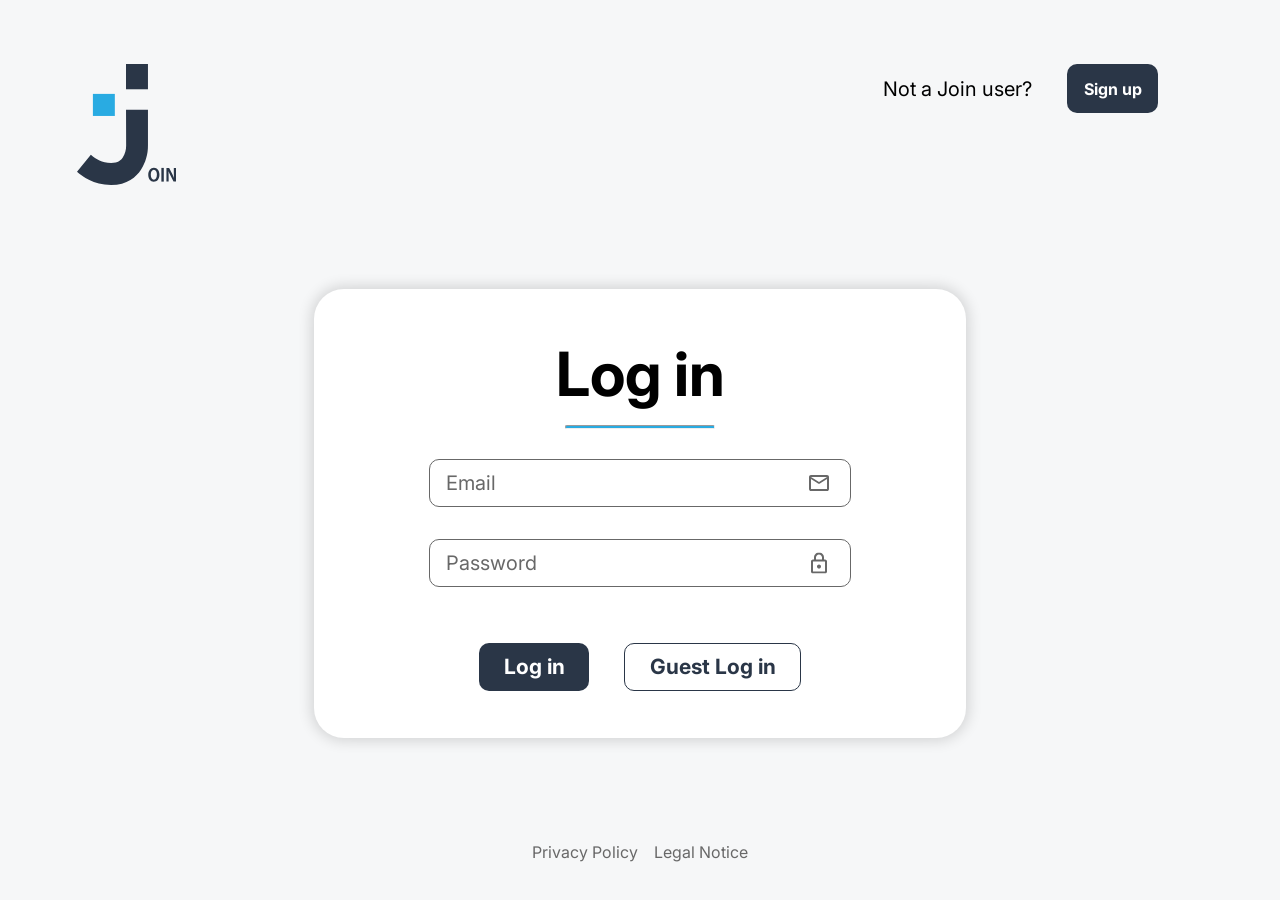
<file: index.html>
<!doctype html>
<html lang="en">
  <head>
    <meta charset="UTF-8" />
    <meta name="viewport" content="width=device-width, initial-scale=1.0" />
    <title>Join | Log in</title>
    <link rel="icon" type="image/svg+xml" href="./assets/icons/join_icon_bright.svg" />
    <link rel="stylesheet" href="./src/styles/colors.css" />
    <link rel="stylesheet" href="./src/styles/fonts.css" />
    <link rel="stylesheet" href="./src/styles/standard.css" />
    <link rel="stylesheet" href="./src/styles/auth.css" />
    <link rel="stylesheet" href="./src/styles/login.css" />
    <link rel="stylesheet" href="./src/styles/loading.css" />
    <link rel="stylesheet" href="./style.css" />
    <link rel="stylesheet" href="./src/styles/startAnimation.css" />
    <script src="./src/scripts/startAnimation.js"></script>
  </head>
  <body class="auth_page">
    <div class="start_animation_overlay" aria-hidden="true">
      <svg class="start_animation_logo" viewBox="0 0 101 122" xmlns="http://www.w3.org/2000/svg">
        <defs>
          <mask id="startLogoJMask" maskUnits="userSpaceOnUse" x="-30" y="0" width="160" height="160">
            <path class="start_logo_j_mask_path" pathLength="1" d="M-4 92 C10 106 22 111 34.4 111 C50 111 60.6 100 60.6 82 V44" />
          </mask>
        </defs>
        <path class="start_logo_dark start_logo_dot" d="M71.6725 0H49.5146V25.4923H71.6725V0Z" />
        <path class="start_logo_dark" mask="url(#startLogoJMask)" d="M49.5142 46.2251H71.6721V82.1779C71.7733 90.8292 69.3112 99.3153 64.5986 106.557C59.9455 113.594 50.963 121.966 34.3446 121.966C16.2434 121.966 5.69286 113.406 0 108.715L13.9765 91.4743C19.533 96.0112 24.885 99.7435 34.4299 99.7435C41.6567 99.7435 44.5372 96.7988 46.2247 94.2307C48.5186 90.6637 49.7052 86.4923 49.6335 82.2464L49.5142 46.2251Z" />
        <circle class="start_logo_ring" cx="49.5" cy="41.2601" r="16" />
        <rect class="start_logo_particle start_logo_particle_1" x="36" y="50" width="1.8" height="1.8" />
        <rect class="start_logo_particle start_logo_particle_2" x="38.5" y="51" width="1.4" height="1.4" />
        <rect class="start_logo_particle start_logo_particle_3" x="40" y="49.5" width="1.8" height="1.8" />
        <rect class="start_logo_particle start_logo_particle_4" x="37" y="52" width="1.2" height="1.2" />
        <rect class="start_logo_particle start_logo_particle_5" x="39" y="50.5" width="1.2" height="1.2" />
        <path class="start_logo_blue start_logo_square" d="M38.2135 30.1318H16.0557V52.3884H38.2135V30.1318Z" />
        <path class="start_logo_dark start_logo_letter start_logo_letter_o" d="M83.2795 111.522C83.2795 116.265 80.8762 118.815 77.5184 118.815C74.1607 118.815 71.9619 115.785 71.9619 111.762C71.9619 107.739 74.2288 104.554 77.7059 104.554C81.183 104.554 83.2795 107.687 83.2795 111.522ZM74.5356 111.711C74.5356 114.57 75.6776 116.675 77.6377 116.675C79.5978 116.675 80.7057 114.45 80.7057 111.539C80.7057 108.988 79.6831 106.592 77.6377 106.592C75.5924 106.592 74.5356 108.903 74.5356 111.711Z" />
        <path class="start_logo_dark start_logo_letter start_logo_letter_i" d="M87.6771 104.76V118.593H85.2227V104.76H87.6771Z" />
        <path class="start_logo_dark start_logo_letter start_logo_letter_n" d="M90.3359 118.593V104.76H93.0631L95.9947 110.461C96.7494 111.952 97.4209 113.483 98.006 115.049C97.8526 113.337 97.7844 111.368 97.7844 109.177V104.76H100.034V118.593H97.4946L94.5289 112.772C93.7437 111.243 93.0438 109.671 92.4324 108.064C92.4324 109.776 92.5517 111.711 92.5517 114.09V118.576L90.3359 118.593Z" />
      </svg>
    </div>
    <header class="header_auth_screen">
      <img
        class="header_auth_screen_icon_dark"
        src="./assets/icons/join_icon_dark.svg"
        alt="Join logo"
        data-href="index.html"
      />
      <div class="header_auth_screen_content_container">
        <p class="header_auth_screen_content_text">Not a Join user?</p>
        <button data-href="src/statics/signUpPage.html" class="auth_primary_button header_auth_screen_content_sign_up_button">Sign up</button>
      </div>
    </header>
    <main class="main_content_container">
        <div class="auth_card log_in_card">
          <h1 class="auth_card_title log_in_card_title">Log in</h1>
          <hr class="auth_card_divider"/>
          <form class="log_in_card_form">
            <div class="logInInputContainer">
              <input class="general_auth_card_input_style auth_card_input_email" type="text" id="email" name="email" placeholder="Email" aria-label="Email">
              <p id="emailErrorText" class="logInErrorText"></p>
            </div>
            <div class="auth_card_password_container">
              <input class="general_auth_card_input_style auth_card_input_password" type="password" id="password" name="password" placeholder="Password" aria-label="Password">
              <svg class="auth_card_lock_icon" viewBox="0 0 16 21" fill="none" xmlns="http://www.w3.org/2000/svg" aria-hidden="true">
                <path
                  d="M2 21C1.45 21 0.979167 20.8042 0.5875 20.4125C0.195833 20.0208 0 19.55 0 19V9C0 8.45 0.195833 7.97917 0.5875 7.5875C0.979167 7.19583 1.45 7 2 7H3V5C3 3.61667 3.4875 2.4375 4.4625 1.4625C5.4375 0.4875 6.61667 0 8 0C9.38333 0 10.5625 0.4875 11.5375 1.4625C12.5125 2.4375 13 3.61667 13 5V7H14C14.55 7 15.0208 7.19583 15.4125 7.5875C15.8042 7.97917 16 8.45 16 9V19C16 19.55 15.8042 20.0208 15.4125 20.4125C15.0208 20.8042 14.55 21 14 21H2ZM2 19H14V9H2V19ZM8 16C8.55 16 9.02083 15.8042 9.4125 15.4125C9.80417 15.0208 10 14.55 10 14C10 13.45 9.80417 12.9792 9.4125 12.5875C9.02083 12.1958 8.55 12 8 12C7.45 12 6.97917 12.1958 6.5875 12.5875C6.19583 12.9792 6 13.45 6 14C6 14.55 6.19583 15.0208 6.5875 15.4125C6.97917 15.8042 7.45 16 8 16ZM5 7H11V5C11 4.16667 10.7083 3.45833 10.125 2.875C9.54167 2.29167 8.83333 2 8 2C7.16667 2 6.45833 2.29167 5.875 2.875C5.29167 3.45833 5 4.16667 5 5V7Z"
                  fill="currentColor"
                />
              </svg>
              <button
                type="button"
                class="auth_card_password_toggle"
                data-input-id="password"
                aria-label="Show password"
              >
                <svg class="auth_card_eye_closed_icon" viewBox="0 0 22 19" fill="none" xmlns="http://www.w3.org/2000/svg" aria-hidden="true">
                  <path
                    d="M14.925 10.075L13.475 8.625C13.625 7.84167 13.4 7.10833 12.8 6.425C12.2 5.74167 11.425 5.475 10.475 5.625L9.025 4.175C9.30833 4.04167 9.59583 3.94167 9.8875 3.875C10.1792 3.80833 10.4917 3.775 10.825 3.775C12.075 3.775 13.1375 4.2125 14.0125 5.0875C14.8875 5.9625 15.325 7.025 15.325 8.275C15.325 8.60833 15.2917 8.92083 15.225 9.2125C15.1583 9.50417 15.0583 9.79167 14.925 10.075ZM18.125 13.225L16.675 11.825C17.3083 11.3417 17.8708 10.8125 18.3625 10.2375C18.8542 9.6625 19.275 9.00833 19.625 8.275C18.7917 6.59167 17.5958 5.25417 16.0375 4.2625C14.4792 3.27083 12.7417 2.775 10.825 2.775C10.3417 2.775 9.86667 2.80833 9.4 2.875C8.93333 2.94167 8.475 3.04167 8.025 3.175L6.475 1.625C7.15833 1.34167 7.85833 1.12917 8.575 0.9875C9.29167 0.845833 10.0417 0.775 10.825 0.775C13.2083 0.775 15.35 1.40417 17.25 2.6625C19.15 3.92083 20.575 5.55833 21.525 7.575C21.575 7.65833 21.6083 7.7625 21.625 7.8875C21.6417 8.0125 21.65 8.14167 21.65 8.275C21.65 8.40833 21.6375 8.5375 21.6125 8.6625C21.5875 8.7875 21.5583 8.89167 21.525 8.975C21.1417 9.825 20.6625 10.6083 20.0875 11.325C19.5125 12.0417 18.8583 12.675 18.125 13.225ZM17.925 18.675L14.425 15.225C13.8417 15.4083 13.2542 15.5458 12.6625 15.6375C12.0708 15.7292 11.4583 15.775 10.825 15.775C8.44167 15.775 6.3 15.1458 4.4 13.8875C2.5 12.6292 1.075 10.9917 0.125 8.975C0.075 8.89167 0.0416667 8.7875 0.025 8.6625C0.00833333 8.5375 0 8.40833 0 8.275C0 8.14167 0.00833333 8.01667 0.025 7.9C0.0416667 7.78333 0.075 7.68333 0.125 7.6C0.475 6.85 0.891667 6.15833 1.375 5.525C1.85833 4.89167 2.39167 4.30833 2.975 3.775L0.9 1.675C0.716667 1.49167 0.625 1.2625 0.625 0.9875C0.625 0.7125 0.725 0.475 0.925 0.275C1.10833 0.0916667 1.34167 0 1.625 0C1.90833 0 2.14167 0.0916667 2.325 0.275L19.325 17.275C19.5083 17.4583 19.6042 17.6875 19.6125 17.9625C19.6208 18.2375 19.525 18.475 19.325 18.675C19.1417 18.8583 18.9083 18.95 18.625 18.95C18.3417 18.95 18.1083 18.8583 17.925 18.675ZM4.375 5.175C3.89167 5.60833 3.45 6.08333 3.05 6.6C2.65 7.11667 2.30833 7.675 2.025 8.275C2.85833 9.95833 4.05417 11.2958 5.6125 12.2875C7.17083 13.2792 8.90833 13.775 10.825 13.775C11.1583 13.775 11.4833 13.7542 11.8 13.7125C12.1167 13.6708 12.4417 13.625 12.775 13.575L11.875 12.625C11.6917 12.675 11.5167 12.7125 11.35 12.7375C11.1833 12.7625 11.0083 12.775 10.825 12.775C9.575 12.775 8.5125 12.3375 7.6375 11.4625C6.7625 10.5875 6.325 9.525 6.325 8.275C6.325 8.09167 6.3375 7.91667 6.3625 7.75C6.3875 7.58333 6.425 7.40833 6.475 7.225L4.375 5.175Z"
                    fill="currentColor"
                  />
                </svg>
                <svg class="auth_card_eye_open_icon" viewBox="0 0 22 15" fill="none" xmlns="http://www.w3.org/2000/svg" aria-hidden="true">
                  <path
                    d="M10.825 12C12.075 12 13.1375 11.5625 14.0125 10.6875C14.8875 9.8125 15.325 8.75 15.325 7.5C15.325 6.25 14.8875 5.1875 14.0125 4.3125C13.1375 3.4375 12.075 3 10.825 3C9.575 3 8.5125 3.4375 7.6375 4.3125C6.7625 5.1875 6.325 6.25 6.325 7.5C6.325 8.75 6.7625 9.8125 7.6375 10.6875C8.5125 11.5625 9.575 12 10.825 12ZM10.825 10.2C10.075 10.2 9.4375 9.9375 8.9125 9.4125C8.3875 8.8875 8.125 8.25 8.125 7.5C8.125 6.75 8.3875 6.1125 8.9125 5.5875C9.4375 5.0625 10.075 4.8 10.825 4.8C11.575 4.8 12.2125 5.0625 12.7375 5.5875C13.2625 6.1125 13.525 6.75 13.525 7.5C13.525 8.25 13.2625 8.8875 12.7375 9.4125C12.2125 9.9375 11.575 10.2 10.825 10.2ZM10.825 15C8.50833 15 6.39167 14.3875 4.475 13.1625C2.55833 11.9375 1.10833 10.2833 0.125 8.2C0.075 8.11667 0.0416667 8.0125 0.025 7.8875C0.00833333 7.7625 0 7.63333 0 7.5C0 7.36667 0.00833333 7.2375 0.025 7.1125C0.0416667 6.9875 0.075 6.88333 0.125 6.8C1.10833 4.71667 2.55833 3.0625 4.475 1.8375C6.39167 0.6125 8.50833 0 10.825 0C13.1417 0 15.2583 0.6125 17.175 1.8375C19.0917 3.0625 20.5417 4.71667 21.525 6.8C21.575 6.88333 21.6083 6.9875 21.625 7.1125C21.6417 7.2375 21.65 7.36667 21.65 7.5C21.65 7.63333 21.6417 7.7625 21.625 7.8875C21.6083 8.0125 21.575 8.11667 21.525 8.2C20.5417 10.2833 19.0917 11.9375 17.175 13.1625C15.2583 14.3875 13.1417 15 10.825 15ZM10.825 13C12.7083 13 14.4375 12.5042 16.0125 11.5125C17.5875 10.5208 18.7917 9.18333 19.625 7.5C18.7917 5.81667 17.5875 4.47917 16.0125 3.4875C14.4375 2.49583 12.7083 2 10.825 2C8.94167 2 7.2125 2.49583 5.6375 3.4875C4.0625 4.47917 2.85833 5.81667 2.025 7.5C2.85833 9.18333 4.0625 10.5208 5.6375 11.5125C7.2125 12.5042 8.94167 13 10.825 13Z"
                    fill="currentColor"
                  />
                </svg>
              </button>
              <p id="passwordErrorText" class="logInErrorText"></p>
            </div>
          </form>
          <div class="log_in_card_button_container">
            <button class="auth_primary_button log_in_card_log_in_button">Log in</button>
            <button class="log_in_card_guest_log_in_button">Guest Log in</button>
          </div>
        </div>
    </main>
    <footer class="footer_auth_screen">
        <a href="src/statics/privacyPolicy.html" class="footer_auth_screen_link">Privacy Policy</a>
        <a href="src/statics/legalNotice.html" class="footer_auth_screen_link">Legal Notice</a>
    </footer>
    <dialog tabindex="-1" id="loadingScreenDialog" aria-label="Loading" class="loading_screen_dialog">
      <svg class="loading_logo" viewBox="0 0 101 122" fill="none" xmlns="http://www.w3.org/2000/svg" aria-hidden="true">
        <path class="loading_logo_dot" d="M71.6725 0H49.5146V25.4923H71.6725V0Z" fill="#2A3647" />
        <path
          d="M49.5142 46.2251H71.6721V82.1779C71.7733 90.8292 69.3112 99.3153 64.5986 106.557C59.9455 113.594 50.963 121.966 34.3446 121.966C16.2434 121.966 5.69286 113.406 0 108.715L13.9765 91.4743C19.533 96.0112 24.885 99.7435 34.4299 99.7435C41.6567 99.7435 44.5372 96.7988 46.2247 94.2307C48.5186 90.6637 49.7052 86.4923 49.6335 82.2464L49.5142 46.2251Z"
          fill="#2A3647"
        />
        <g class="loading_logo_square">
          <path class="loading_logo_square_shape" d="M38.2135 30.1318H16.0557V52.3884H38.2135V30.1318Z" fill="#29ABE2" />
        </g>
        <path
          d="M83.2795 111.522C83.2795 116.265 80.8762 118.815 77.5184 118.815C74.1607 118.815 71.9619 115.785 71.9619 111.762C71.9619 107.739 74.2288 104.554 77.7059 104.554C81.183 104.554 83.2795 107.687 83.2795 111.522ZM74.5356 111.711C74.5356 114.57 75.6776 116.675 77.6377 116.675C79.5978 116.675 80.7057 114.45 80.7057 111.539C80.7057 108.988 79.6831 106.592 77.6377 106.592C75.5924 106.592 74.5356 108.903 74.5356 111.711Z"
          fill="#2A3647"
        />
        <path d="M87.6771 104.76V118.593H85.2227V104.76H87.6771Z" fill="#2A3647" />
        <path
          d="M90.3359 118.593V104.76H93.0631L95.9947 110.461C96.7494 111.952 97.4209 113.483 98.006 115.049C97.8526 113.337 97.7844 111.368 97.7844 109.177V104.76H100.034V118.593H97.4946L94.5289 112.772C93.7437 111.243 93.0438 109.671 92.4324 108.064C92.4324 109.776 92.5517 111.711 92.5517 114.09V118.576L90.3359 118.593Z"
          fill="#2A3647"
        />
      </svg>
    </dialog>
    <script src="./scripts.js" defer></script>
    <script src="./src/scripts/data/currentUser.js" defer></script>
    <script src="./src/scripts/login.js" defer></script>
  </body>
</html>
</file>
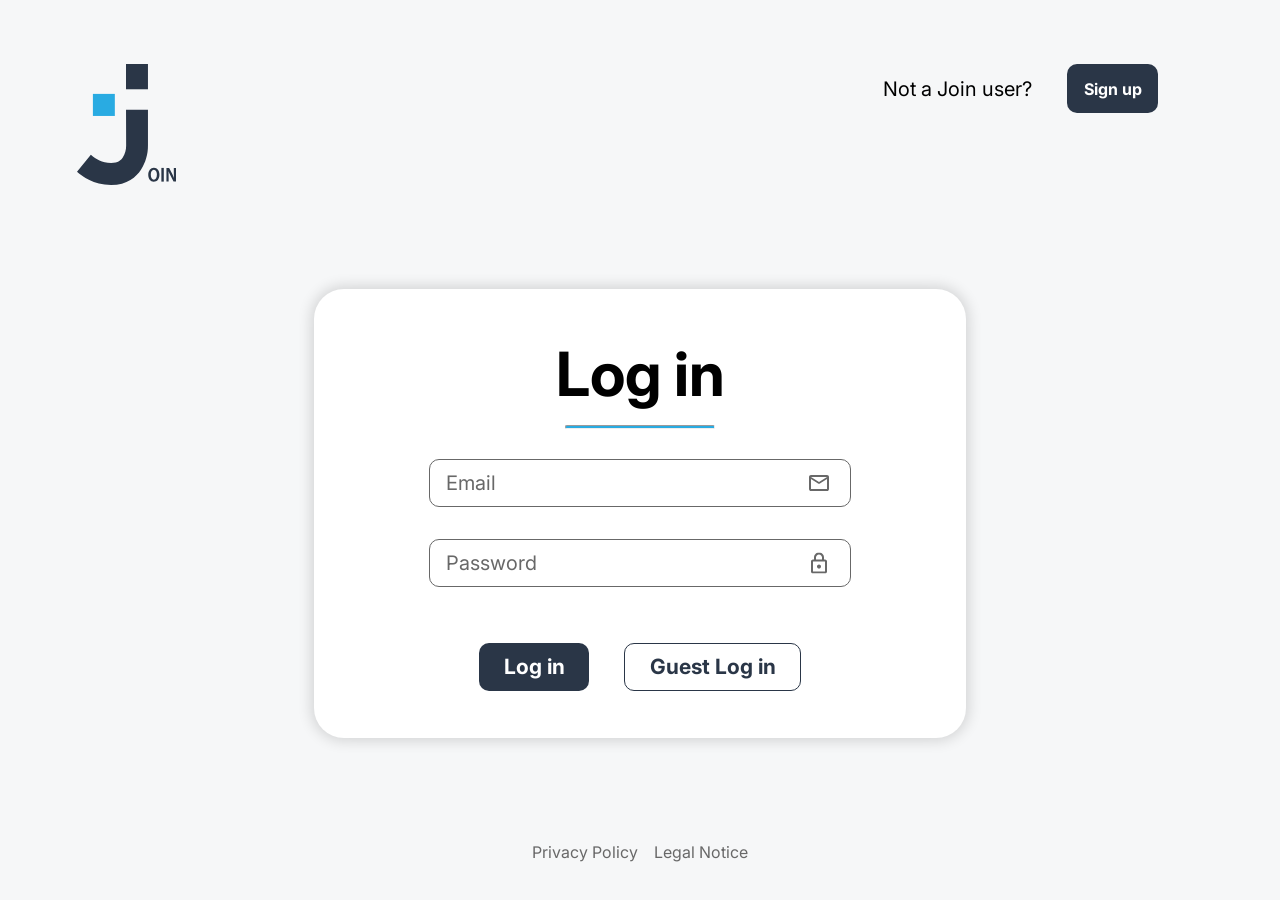
<file: src/statics/addTask.html>
<!DOCTYPE html>
<html lang="en">
<head>
    <meta charset="UTF-8">
    <meta name="viewport" content="width=device-width, initial-scale=1.0">
    <title>Join - Add Task</title>
    <link rel="icon" type="image/svg+xml" href="../../assets/icons/join_icon_bright.svg" />
    <link rel="stylesheet" href="../styles/colors.css">
    <link rel="stylesheet" href="../styles/fonts.css">
    <link rel="stylesheet" href="../styles/standard.css">
    <link rel="stylesheet" href="../styles/navbar.css">
    <link rel="stylesheet" href="../styles/header.css">
    <link rel="stylesheet" href="../styles/sessionTimeout.css">
    <link rel="stylesheet" href="../styles/addTask.css">
    <link rel="stylesheet" href="../styles/addTaskSubtasks.css">
    <link rel="stylesheet" href="../styles/addTaskResponsive.css">
    <script src="../scripts/data/currentUser.js"></script>
    <script src="../scripts/pageGuard.js"></script>
    <script src="../scripts/templates/layoutTemplates.js" defer></script>
    <script src="../scripts/layout.js" defer></script>
    <script src="../scripts/sessionTimeout.js" defer></script>
    <script src="../scripts/data/contactStorage.js" defer></script>
    <script src="../scripts/templates/addTaskTemplates.js" defer></script>
    <script src="../scripts/addTaskSubtasks.js" defer></script>
    <script src="../scripts/addTaskCustomSelect.js" defer></script>
    <script src="../scripts/addTask.js" defer></script>
</head>
<body>
    <aside class="sidebar"></aside>
    <div class="pageColumn">
        <header class="header"></header>
        <main>
            <h1>Add Task</h1>

            <form id="addTaskForm" novalidate>
                <div class="form-task-input">
                    <section class="form-left">
                        <div class="add-task-input-container">
                            <label for="title">Title <span class="required-asterisk">*</span></label>
                            <input class="add-task-input" type="text" name="title" id="title" placeholder="Enter a title" required>
                            <p class="add-task-field-error" id="titleError" aria-live="polite"></p>
                        </div>
                    <div class="add-task-input-container">
                            <label for="description">Description</label>
                            <textarea class="add-task-input" name="description" id="description" placeholder="Enter a description"></textarea>
                        </div>
                        <div class="add-task-input-container">
                            <label for="dueDate">Due Date <span class="required-asterisk">*</span></label>
                            <input class="add-task-input add-task-date-input" type="date" name="dueDate" id="dueDate" required>
                            <p class="add-task-field-error" id="dueDateError" aria-live="polite"></p>
                        </div>
                    </section>

                    <div class="seperator"></div>

                    <section class="form-right">
                        <div class="add-task-input-container">
                            <span class="priority-label" id="priorityLabel">Priority</span>
                            <div id="priority" class="priority-btn-container" role="group" aria-labelledby="priorityLabel">
                                <button type="button" class="priority-btn" id="priorityUrgent" data-priority="urgent">Urgent <img class="priority-btn-icon" src="../../assets/icons/urgent.svg" data-icon="urgent.svg" data-active-icon="urgend-white.svg" alt="Urgent"></button>
                                <button type="button" class="priority-btn btn-active" id="priorityMedium" data-priority="medium">Medium <img class="priority-btn-icon" src="../../assets/icons/medium.svg" data-icon="medium_orange.svg" data-active-icon="medium.svg" alt="Medium"></button>
                                <button type="button" class="priority-btn" id="priorityLow" data-priority="low">Low <img class="priority-btn-icon" src="../../assets/icons/low.svg" data-icon="low.svg" data-active-icon="urgend-white.svg" alt="Low"></button>
                            </div>
                            <p class="add-task-field-error" id="priorityError" aria-live="polite"></p>
                        </div>
                        <div class="add-task-input-container">
                            <label for="assigned">Assigned To</label>
                            <div class="custom-select custom-select-assigned">
                                <select class="visually-hidden-select" name="assigned" id="assignedValue" aria-hidden="true" tabindex="-1"></select>
                                <button type="button" class="add-task-input custom-select-trigger" id="assigned" aria-haspopup="listbox" aria-expanded="false">Assigned To</button>
                                <div class="custom-select-menu" role="listbox" aria-labelledby="assigned" hidden></div>
                                <div class="custom-select-selected-contacts" role="list" aria-label="Assigned contacts" hidden></div>
                            </div>
                        </div>
                        <div class="add-task-input-container">
                            <label for="category">Category <span class="required-asterisk">*</span></label>
                            <div class="custom-select">
                                <select class="visually-hidden-select" name="category" id="categoryValue" required aria-hidden="true" tabindex="-1">
                                <option value="" disabled selected hidden>Category</option>
                                <option value="Technical Task">Technical Task</option>
                                <option value="User Story">User Story</option>
                                </select>
                                <button type="button" class="add-task-input custom-select-trigger" id="category" aria-haspopup="listbox" aria-expanded="false">Category</button>
                                <div class="custom-select-menu" role="listbox" aria-labelledby="category" hidden></div>
                            </div>
                            <p class="add-task-field-error" id="categoryError" aria-live="polite"></p>
                        </div>
                    <div class="add-task-input-container subtask-container">
                            <label for="subtasks">Subtasks</label>
                            <div class="subtask-input-wrapper">
                                <input class="add-task-input subtask-input" type="text" id="subtasks" placeholder="Add new subtask" autocomplete="off">
                                <div class="subtask-input-actions">
                                    <button class="subtask-icon-btn" type="button" data-subtask-action="clear" aria-label="Clear subtask"><img src="../../assets/icons/close_dark.svg" alt=""></button>
                                    <span class="subtask-divider"></span>
                                    <button class="subtask-icon-btn" type="button" data-subtask-action="add" aria-label="Add subtask"><img src="../../assets/icons/check_dark.svg" alt=""></button>
                                </div>
                            </div>
                            <ul class="subtask-list"></ul>
                    </div>
                    </section>
                </div>

                <div class="footer">
                    <p class="required"><span class="required-asterisk">*</span>field is required</p>
                    <div class="add-task-btn-container">
                        <button type="button" class="clear-task-btn add-task-btn">Clear <img src="../../assets/icons/cancel.svg" alt="Clear"></button>
                        <button type="submit" class="create-task-btn add-task-btn" disabled aria-disabled="true">Create Task <img src="../../assets/icons/check.svg" alt="Create Task"></button>
                    </div>
                </div>
                <p class="task-form-status" id="taskFormStatus" role="status" aria-live="polite" hidden></p>
            </form>
        </main>
    </div>
    <dialog tabindex="-1" id="taskSuccessDialog" class="task_success_dialog">
        <p class="task_success_dialog_text">Task added to board</p>
        <img class="task_success_dialog_icon" src="../../assets/icons/board.svg" alt="">
    </dialog>
</body>
</html>
</file>
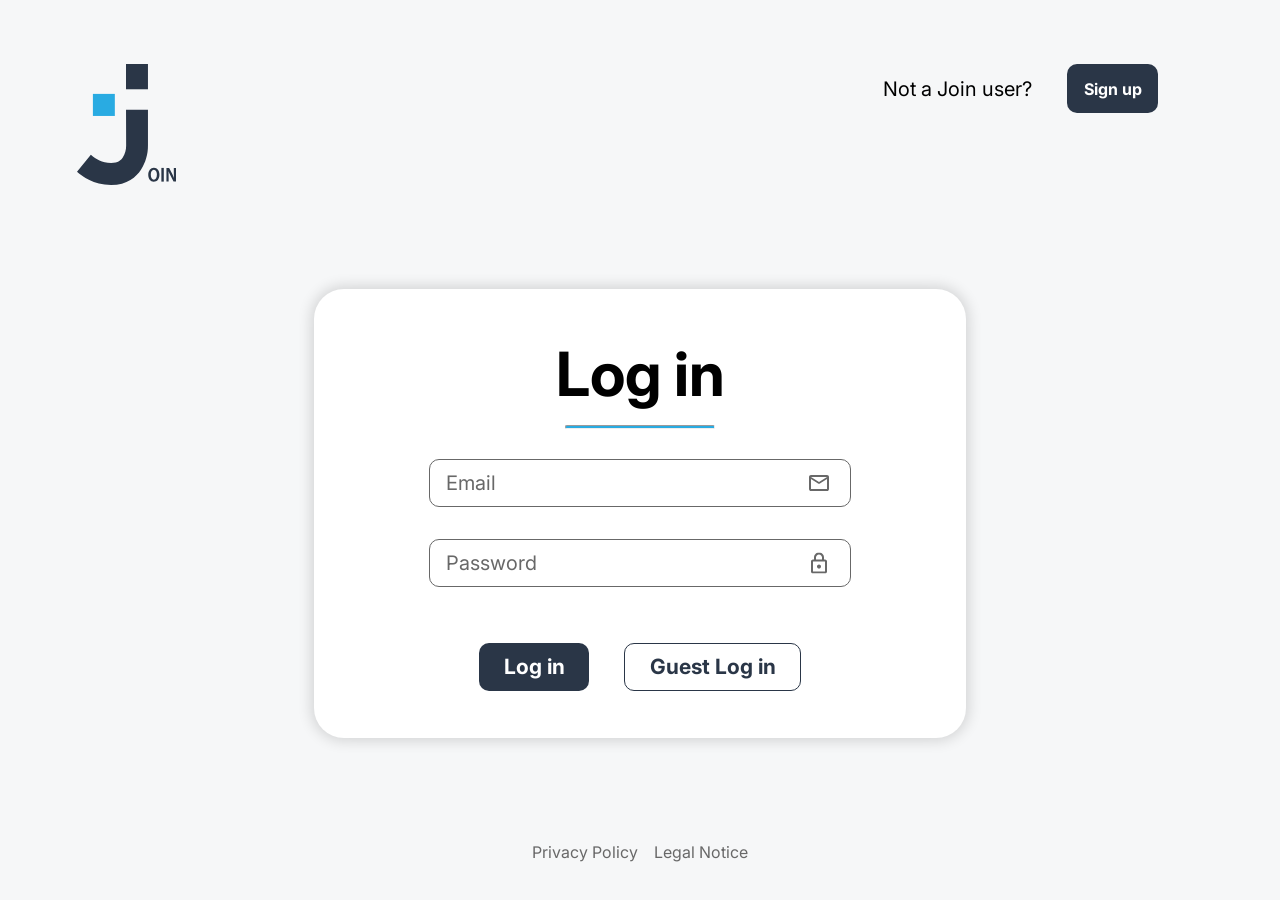
<file: src/statics/board.html>
<!DOCTYPE html>
<html lang="en">
<head>
    <meta charset="UTF-8">
    <meta name="viewport" content="width=device-width, initial-scale=1.0">
    <title>Join - Board</title>
    <link rel="icon" type="image/svg+xml" href="../../assets/icons/join_icon_bright.svg" />
    <link rel="stylesheet" href="../styles/colors.css">
    <link rel="stylesheet" href="../styles/fonts.css">
    <link rel="stylesheet" href="../styles/standard.css">
    <link rel="stylesheet" href="../styles/navbar.css">
    <link rel="stylesheet" href="../styles/header.css">
    <link rel="stylesheet" href="../styles/sessionTimeout.css">
    <link rel="stylesheet" href="../styles/toast.css">
    <link rel="stylesheet" href="../styles/board.css">
    <link rel="stylesheet" href="../styles/boardCard.css">
    <link rel="stylesheet" href="../styles/boardTaskDetail.css">
    <link rel="stylesheet" href="../styles/boardTaskEdit.css">
    <link rel="stylesheet" href="../styles/addTaskDialog.css">
    <link rel="stylesheet" href="../styles/addTaskSubtasks.css">
    <link rel="stylesheet" href="../styles/addTaskDialogResponsive.css">
    <script src="../scripts/data/currentUser.js"></script>
    <script src="../scripts/pageGuard.js"></script>
    <script src="../scripts/templates/layoutTemplates.js" defer></script>
    <script src="../scripts/layout.js" defer></script>
    <script src="../scripts/sessionTimeout.js" defer></script>
    <script src="../scripts/templates/boardTemplates.js" defer></script>
    <script src="../scripts/data/taskStorage.js" defer></script>
    <script src="../scripts/data/contactStorage.js" defer></script>
    <script src="../scripts/board.js" defer></script>
    <script src="../scripts/boardDragDrop.js" defer></script>
    <script src="../scripts/boardTaskDetail.js" defer></script>
    <script src="../scripts/boardTaskEdit.js" defer></script>
    <script src="../scripts/templates/addTaskTemplates.js" defer></script>
    <script src="../scripts/addTaskSubtasks.js" defer></script>
    <script src="../scripts/addTaskCustomSelect.js" defer></script>
    <script src="../scripts/addTask.js" defer></script>
    <script src="../scripts/boardTouchSort.js" defer></script>
</head>
<body>
    <aside class="sidebar"></aside>
    <div class="pageColumn">
        <header class="header"></header>
        <main class="board">
            <div class="boardHeader">
                <h1 class="boardTitle">Board</h1>
                <div class="boardActions">
                    <div class="boardSearch">
                        <input class="boardSearchInput" type="text" id="findTask" placeholder="Find Task">
                        <button class="boardSearchClear" type="button"><img src="../../assets/icons/cancel.svg" alt="Clear search"></button>
                        <button class="boardSearchButton" type="button"><img src="../../assets/icons/search.svg" alt="Search"></button>
                    </div>
                    <button class="boardAddButton" id="addTaskButton" type="button" aria-label="Add task"><span class="boardAddButtonText">Add task</span><img src="../../assets/icons/plus_white.svg" alt=""></button>
                </div>
            </div>

            <p class="boardNoResults" id="boardNoResults" role="status">No results found</p>
            <div class="boardColumns"></div>
            <dialog class="taskDialog" id="taskDialog">
                <div class="taskDetail" tabindex="-1" autofocus></div>
            </dialog>
            <dialog class="add-task-dialog" id="addTaskDialog">
                <div class="add-task-dialog-content"></div>
            </dialog>
        </main>
    </div>
    <div class="toast" id="toast" popover="manual" role="status" aria-live="polite"></div>
</body>
</html>
</file>
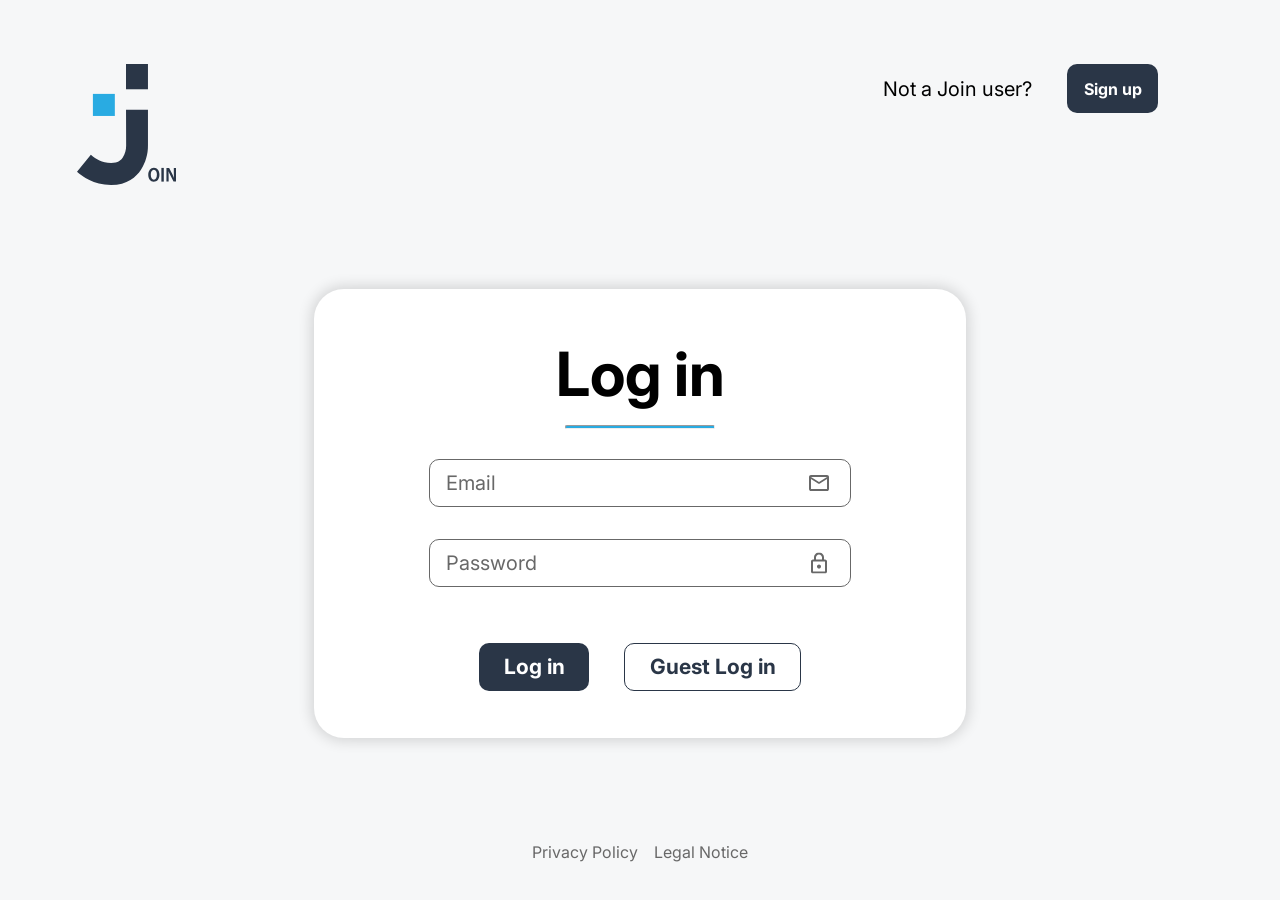
<file: src/statics/contacts.html>
<!DOCTYPE html>
<html lang="en">

<head>
    <meta charset="UTF-8">
    <meta name="viewport" content="width=device-width, initial-scale=1.0">
    <title>Join - Contacts</title>
    <link rel="icon" type="image/svg+xml" href="../../assets/icons/join_icon_bright.svg" />
    <link rel="stylesheet" href="../styles/colors.css">
    <link rel="stylesheet" href="../styles/fonts.css">
    <link rel="stylesheet" href="../styles/standard.css">
    <link rel="stylesheet" href="../styles/navbar.css">
    <link rel="stylesheet" href="../styles/header.css">
    <link rel="stylesheet" href="../styles/sessionTimeout.css">
    <link rel="stylesheet" href="../styles/toast.css">
    <link rel="stylesheet" href="../styles/contact.css">
    <link rel="stylesheet" href="../styles/contactDialog.css">
    <link rel="stylesheet" href="../styles/contactColors.css">
    <link rel="stylesheet" href="../styles/contactResponsive.css">
    <link rel="stylesheet" href="../styles/contactMobile.css">
    <script src="../scripts/data/currentUser.js"></script>
    <script src="../scripts/pageGuard.js"></script>
    <script src="../scripts/templates/layoutTemplates.js" defer></script>
    <script src="../scripts/templates/boardTemplates.js" defer></script>
    <script src="../scripts/layout.js" defer></script>
    <script src="../scripts/sessionTimeout.js" defer></script>
    <script src="../scripts/data/contactStorage.js" defer></script>
    <script src="../scripts/templates/contactTemplates.js" defer></script>
    <script src="../scripts/contactValidation.js" defer></script>
    <script src="../scripts/contactDialog.js" defer></script>
    <script type="module" src="../scripts/contact.js"></script>
</head>

<body>
    <aside class="sidebar"></aside>
    <div class="pageColumn">
        <header class="header"></header>
        <main>
            <section class="section-contact-list">
                <button class="button-add-new-contact contact-list-container-width">Add new
                    contact <img src="../../assets/icons/add_new_contact.svg" alt=""></button>
                <div id="contact_list" class="container-contact-list"></div>
                <button id="button_responsive_add_new_contact"
                    class="button-responsive-contact button-responsive-add"><img
                        src="../../assets/icons/add_new_contact.svg" alt=""></button>
            </section>

            <section id="section_contact_information_container" class="section-contacts-information">
                <button class="button-responsive-return"><img
                        src="../../assets/icons/arrow_left.svg" alt=""></button>
                <div class="container-contacts-header">
                    <h2 class="contacts-header-title">Contacts</h2>
                    <div class="contacts-header-seperator-container">
                        <div class="contacts-header-seperator"></div>
                        <div class="contacts-header-slogan">Better with a team</div>
                        <div class="contacts-header-seperator-responsive"></div>
                    </div>
                </div>
                <div id="contact_information_container" class="d-none">
                    <div class="container-contact-quick-select">
                        <div class="box-contact-initials">
                            <div id="contact_initials" class="contact-initials add-new-contact"></div>
                        </div>
                        <div class="container-contact-quick-select-info">
                            <div id="contact_name" class="contact-name"></div>
                            <div class="container-contact-buttons">
                                <button id="button_edit_contact" class="button-edit"><img
                                        src="../../assets/icons/edit.svg" alt="">Edit</button>
                                <button id="button_delete_contact" class="button-edit"><img
                                        src="../../assets/icons/delete.svg" alt="">Delete</button>
                            </div>
                        </div>
                    </div>
                    <div class="contact-information-title">Contact Information</div>
                    <div class="contact-information-tocontact">
                        <p class="contact-information-tocontact-title">Email</p>
                        <a id="contact_email" href="mailto:">email@example.com</a>
                        <p class="contact-information-tocontact-title">Phone</p>
                        <p id="contact_phone">+1234567890</p>
                    </div>
                </div>
                <div class="container-success-message">
                    <div id="dialog_success_message" class="dialog-success-message dialog-success-message-hide">Contact
                        succesfully created</div>
                </div>
                <button id="button_responsive_contact_options"
                    class="button-responsive-contact button-responsive-options d-none"><img
                        src="../../assets/icons/contact_options.svg" alt=""></button>
            </section>

            <dialog id="dialog_contact" class="dialog-contact">
                <div class=" dialog-center">
                    <section class="dialog-left-side">
                        <button class="button-dialog-cancel-responsive"><img
                                src="../../assets/icons/cancel_white.svg" alt=""></button>
                        <div class="dialog-container-logo">
                            <img class="dialog-logo" src="../../assets/icons/contact_join.svg" alt="Logo">
                        </div>
                        <div class="dialog-container-left-text">
                            <h2 id="dialog_title" class="dialog-title">Add contact</h2>
                            <p id="dialog_slogan" class="dialog-slogan">Tasks are better with a team!</p>
                            <div id="dialog_underline" class="dialog-underline"></div>
                        </div>
                    </section>
                    <section class="dialog-right-side">
                        <button class="button-dialog-close"><img
                                src="../../assets/icons/cancel.svg" alt=""></button>
                        <div class="box-dialog-initials">
                            <div id="dialog_initials" class="dialog-initials add-new-contact"></div>
                        </div>
                        <form class="container-dialog-changings" novalidate>
                            <div class="container-dialog-inputs">
                                <div class="dialog-input-container">
                                    <input id="dialog_input_name" class="dialog-input dialog-input-person-icon" type="text"
                                        placeholder="Enter Name">
                                    <p id="dialog_input_name_error" class="dialog-error-text"></p>
                                </div>
                                <div class="dialog-input-container">
                                    <input id="dialog_input_email" class="dialog-input dialog-input-email-icon" type="email"
                                        placeholder="Enter email">
                                    <p id="dialog_input_email_error" class="dialog-error-text"></p>
                                </div>
                                <div class="dialog-input-container">
                                    <input id="dialog_input_phone" class="dialog-input dialog-input-phone-icon" type="tel"
                                        placeholder="Enter phone number">
                                    <p id="dialog_input_phone_error" class="dialog-error-text"></p>
                                </div>
                            </div>
                            <div class="container-dialog-buttons">
                                <button type="button" id="dialog_button_delete"
                                    class="dialog-button-delete d-none">Delete</button>
                                <button type="button" id="dialog_button_save"
                                    class="dialog-button-save d-none">Save <img class="dialog-icon"
                                        src="../../assets/icons/check.svg" alt=""></button>

                                <button type="button" id="dialog_button_cancel"
                                    class="dialog-button-cancel d-none">Cancel <img src="../../assets/icons/cancel.svg"
                                        alt=""></button>
                                <button type="button" id="dialog_button_create"
                                    class="dialog-button-create d-none">Create contact <img class="dialog-icon"
                                        src="../../assets/icons/check.svg" alt=""></button>
                            </div>
                        </form>
                    </section>
                </div>
            </dialog>

            <dialog id="dialog_confirm_delete" class="dialog-confirm-delete">
                <div class="dialog-confirm-delete-content">
                    <h2 class="dialog-confirm-delete-title">Delete contact</h2>
                    <p class="dialog-confirm-delete-text">Do you really want to delete <span id="confirm_delete_name"
                            class="dialog-confirm-delete-name"></span>? This cannot be undone.</p>
                    <div class="dialog-confirm-delete-buttons">
                        <button type="button" id="confirm_delete_cancel" class="dialog-confirm-delete-cancel">Cancel</button>
                        <button type="button" id="confirm_delete_submit" class="dialog-confirm-delete-submit">Delete</button>
                    </div>
                </div>
            </dialog>

            <div class="contact-container-actions-responsive">
                <button id="button_responsive_edit_contact" class="button-action-responsive"><img src="../../assets/icons/edit.svg"
                        alt=""> Edit</button>
                <button id="button_responsive_delete_contact" class="button-action-responsive"><img
                        src="../../assets/icons/delete.svg" alt="">
                    Delete</button>
            </div>

        </main>
    <div class="toast" id="toast" popover="manual" role="status" aria-live="polite"></div>
</body>

</html>
</file>
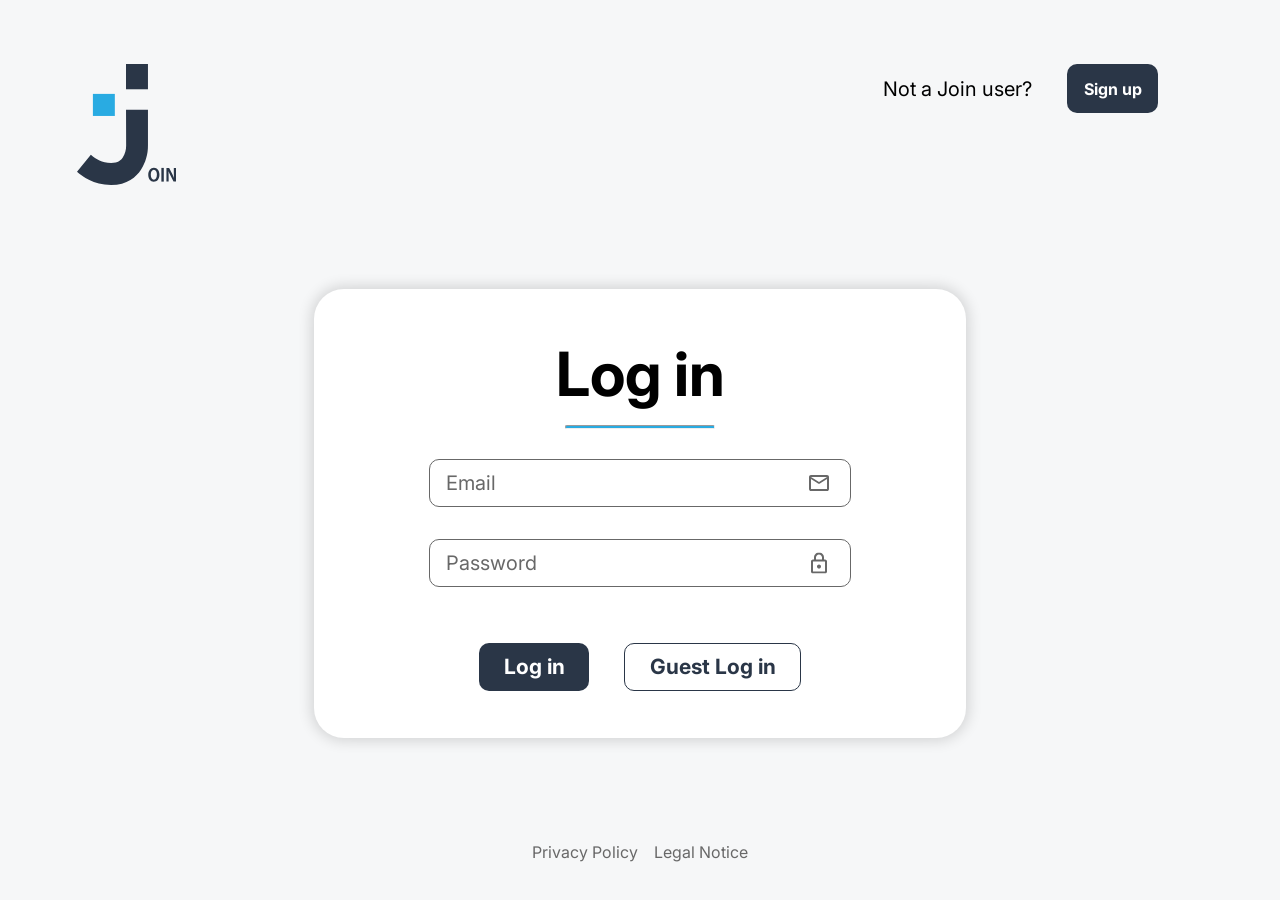
<file: src/statics/help.html>
<!DOCTYPE html>
<html lang="en">
<head>
    <meta charset="UTF-8">
    <meta name="viewport" content="width=device-width, initial-scale=1.0">
    <title>Join - Help</title>
    <link rel="icon" type="image/svg+xml" href="../../assets/icons/join_icon_bright.svg" />
    <link rel="stylesheet" href="../styles/colors.css">
    <link rel="stylesheet" href="../styles/fonts.css">
    <link rel="stylesheet" href="../styles/standard.css">
    <link rel="stylesheet" href="../styles/navbar.css">
    <link rel="stylesheet" href="../styles/header.css">
    <link rel="stylesheet" href="../styles/sessionTimeout.css">
    <link rel="stylesheet" href="../styles/legal.css">
    <script src="../scripts/data/currentUser.js"></script>
    <script src="../scripts/pageGuard.js"></script>
    <script src="../scripts/templates/layoutTemplates.js" defer></script>
    <script src="../scripts/layout.js" defer></script>
    <script src="../scripts/sessionTimeout.js" defer></script>
</head>
<body>
    <aside class="sidebar"></aside>
    <div class="pageColumn">
        <header class="header"></header>
        <main>
            <section class="help-header">
                <h1 class="help-title">Help</h1>
                <button class="help-back-button"><img src="../../assets/icons/arrow_left.svg" alt="back"></button>
            </section>
            <p>Welcome to the help page for Join, your guide to using our kanban project management tool. Here, we'll provide an overview of what <span>Join</span> is, how it can benefit you, and how to use it.</p>
            <section>
                <h2 class="h2-notice-policy">What is Join?</h2>
                <p><span>Join</span> is a kanban-based project management tool designed and built by a group of dedicated students as part of their web development bootcamp at the Developer Akademie.</p>
                <p>Kanban, a Japanese term meaning "billboard", is a highly effective method to visualize work, limit work-in-progress, and maximize efficiency (or flow). <span>Join</span> leverages the principles of kanban to help users manage their tasks and projects in an intuitive, visual interface.</p>
                <p>It is important to note that <span>Join</span> is designed as an educational exercise and is not intended for extensive business usage. While we strive to ensure the best possible user experience, we cannot guarantee consistent availability, reliability, accuracy, or other aspects of quality regarding <span>Join</span>.</p>
            </section>
            <section>
                <h2 class="h2-notice-policy">How to use it</h2>
                <p>Here is a step-by-step guide on how to use <span>Join</span>:</p>
                <div class="steps-legal">
                    <h2>1.</h2>
                    <div>
                        <h3>Exploring the Board</h3>
                        <p>When you log in to <span>Join</span>, you'll find a default board. This board represents your project and contains four default lists: "To Do", "In Progress", “Await feedback” and "Done".</p>
                    </div>
                </div>
                <div class="steps-legal">
                    <h2>2.</h2>
                    <div>
                        <h3>Creating Contacts</h3>
                        <p>In <span>Join</span>, you can add contacts to collaborate on your projects. Go to the "Contacts" section, click on "New contact", and fill in the required information. Once added, these contacts can be assigned tasks and they can interact with the tasks on the board.</p>
                    </div>
                </div>
                <div class="steps-legal">
                    <h2>3.</h2>
                    <div>
                        <h3>Adding Cards</h3>
                        <p>Now that you've added your contacts, you can start adding cards. Cards represent individual tasks. Click the "+" button under the appropriate list to create a new card. Fill in the task details in the card, like task name, description, due date, assignees, etc.</p>
                    </div>
                </div>
                <div class="steps-legal">
                    <h2>4.</h2>
                    <div>
                        <h3>Moving Cards</h3>
                        <p>As the task moves from one stage to another, you can reflect that on the board by dragging and dropping the card from one list to another.</p>
                    </div>
                </div>
                <div class="steps-legal">
                    <h2>5.</h2>
                    <div>
                        <h3>Deleting Cards</h3>
                        <p>Once a task is completed, you can either move it to the "Done" list or delete it. Deleting a card will permanently remove it from the board. Please exercise caution when deleting cards, as this action is irreversible. Remember that using <span>Join</span> effectively requires consistent updates from you and your team to ensure the board reflects the current state of your project. Have more questions about <span>Join</span>? Feel free to contact us at [Your Contact Email]. We're here to help you!</p>
                    </div>
                </div>
            </section>
            
        </main>
    </div>
</body>
</html>
</file>
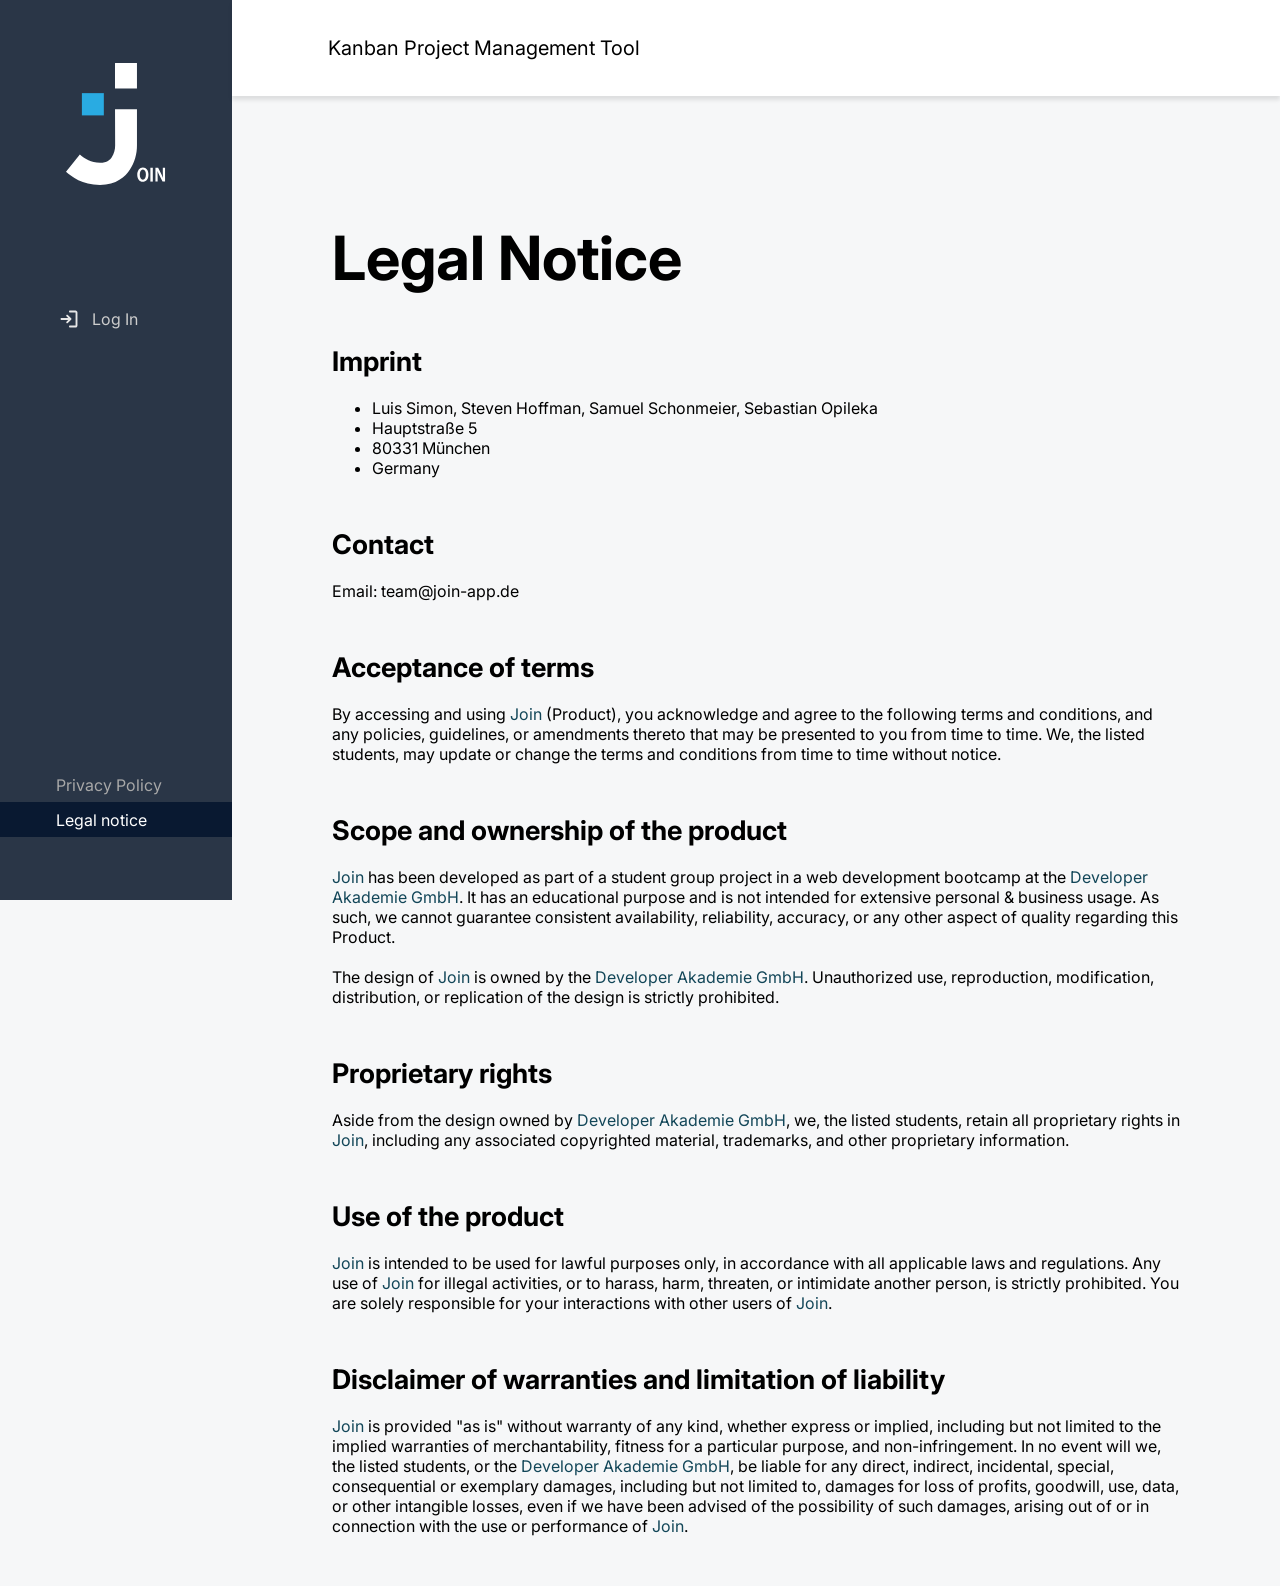
<file: src/statics/legalNotice.html>
<!DOCTYPE html>
<html lang="en">
<head>
    <meta charset="UTF-8">
    <meta name="viewport" content="width=device-width, initial-scale=1.0">
    <title>Join - Legal Notice</title>
    <link rel="icon" type="image/svg+xml" href="../../assets/icons/join_icon_bright.svg" />
    <link rel="stylesheet" href="../styles/colors.css">
    <link rel="stylesheet" href="../styles/fonts.css">
    <link rel="stylesheet" href="../styles/standard.css">
    <link rel="stylesheet" href="../styles/navbar.css">
    <link rel="stylesheet" href="../styles/header.css">
    <link rel="stylesheet" href="../styles/sessionTimeout.css">
    <link rel="stylesheet" href="../../src/styles/legal.css">
    <script src="../scripts/templates/layoutTemplates.js" defer></script>
    <script src="../scripts/data/currentUser.js" defer></script>
    <script src="../scripts/layout.js" defer></script>
    <script src="../scripts/sessionTimeout.js" defer></script>
</head>
<body>
    <aside class="sidebar"></aside>
    <div class="pageColumn">
        <header class="header"></header>
        <main>
            <h1>Legal Notice</h1>

            <h2 class="h2-notice-policy">Imprint</h2>

            <ul>
                <li>Luis Simon, Steven Hoffman, Samuel Schonmeier, Sebastian Opileka</li>
                <li>Hauptstraße 5</li>
                <li>80331 München</li>
                <li>Germany</li>
            </ul>

            <h2 class="h2-notice-policy">Contact</h2>
            <p>Email: team@join-app.de</p>

            <h2 class="h2-notice-policy">Acceptance of terms</h2>
            <p>
                By accessing and using <span>Join</span> (Product), you acknowledge and agree to the following terms and conditions, and any policies, guidelines, or amendments thereto that may be presented to you from time to time. We, the listed students, may update or change the terms and conditions from time to time without notice.
            </p>

            <h2 class="h2-notice-policy">Scope and ownership of the product</h2>
            <p>
                <span>Join</span> has been developed as part of a student group project in a web development bootcamp at the <span>Developer Akademie GmbH</span>. It has an educational purpose and is not intended for extensive personal & business usage. As such, we cannot guarantee consistent availability, reliability, accuracy, or any other aspect of quality regarding this Product.
                <br><br>
                The design of <span>Join</span> is owned by the <span>Developer Akademie GmbH</span>. Unauthorized use, reproduction, modification, distribution, or replication of the design is strictly prohibited.
            </p>

            <h2 class="h2-notice-policy">Proprietary rights</h2>
            <p>Aside from the design owned by <span>Developer Akademie GmbH</span>, we, the listed students, retain all proprietary rights in <span>Join</span>, including any associated copyrighted material, trademarks, and other proprietary information.</p>

            <h2 class="h2-notice-policy">Use of the product</h2>
            <p><span>Join</span> is intended to be used for lawful purposes only, in accordance with all applicable laws and regulations. Any use of <span>Join</span> for illegal activities, or to harass, harm, threaten, or intimidate another person, is strictly prohibited. You are solely responsible for your interactions with other users of <span>Join</span>.</p>

            <h2 class="h2-notice-policy">Disclaimer of warranties and limitation of liability</h2>
            <p><span>Join</span> is provided "as is" without warranty of any kind, whether express or implied, including but not limited to the implied warranties of merchantability, fitness for a particular purpose, and non-infringement. In no event will we, the listed students, or the <span>Developer Akademie GmbH</span>, be liable for any direct, indirect, incidental, special, consequential or exemplary damages, including but not limited to, damages for loss of profits, goodwill, use, data, or other intangible losses, even if we have been advised of the possibility of such damages, arising out of or in connection with the use or performance of <span>Join</span>.</p>


        </main>
    </div>
</body>
</html>
</file>
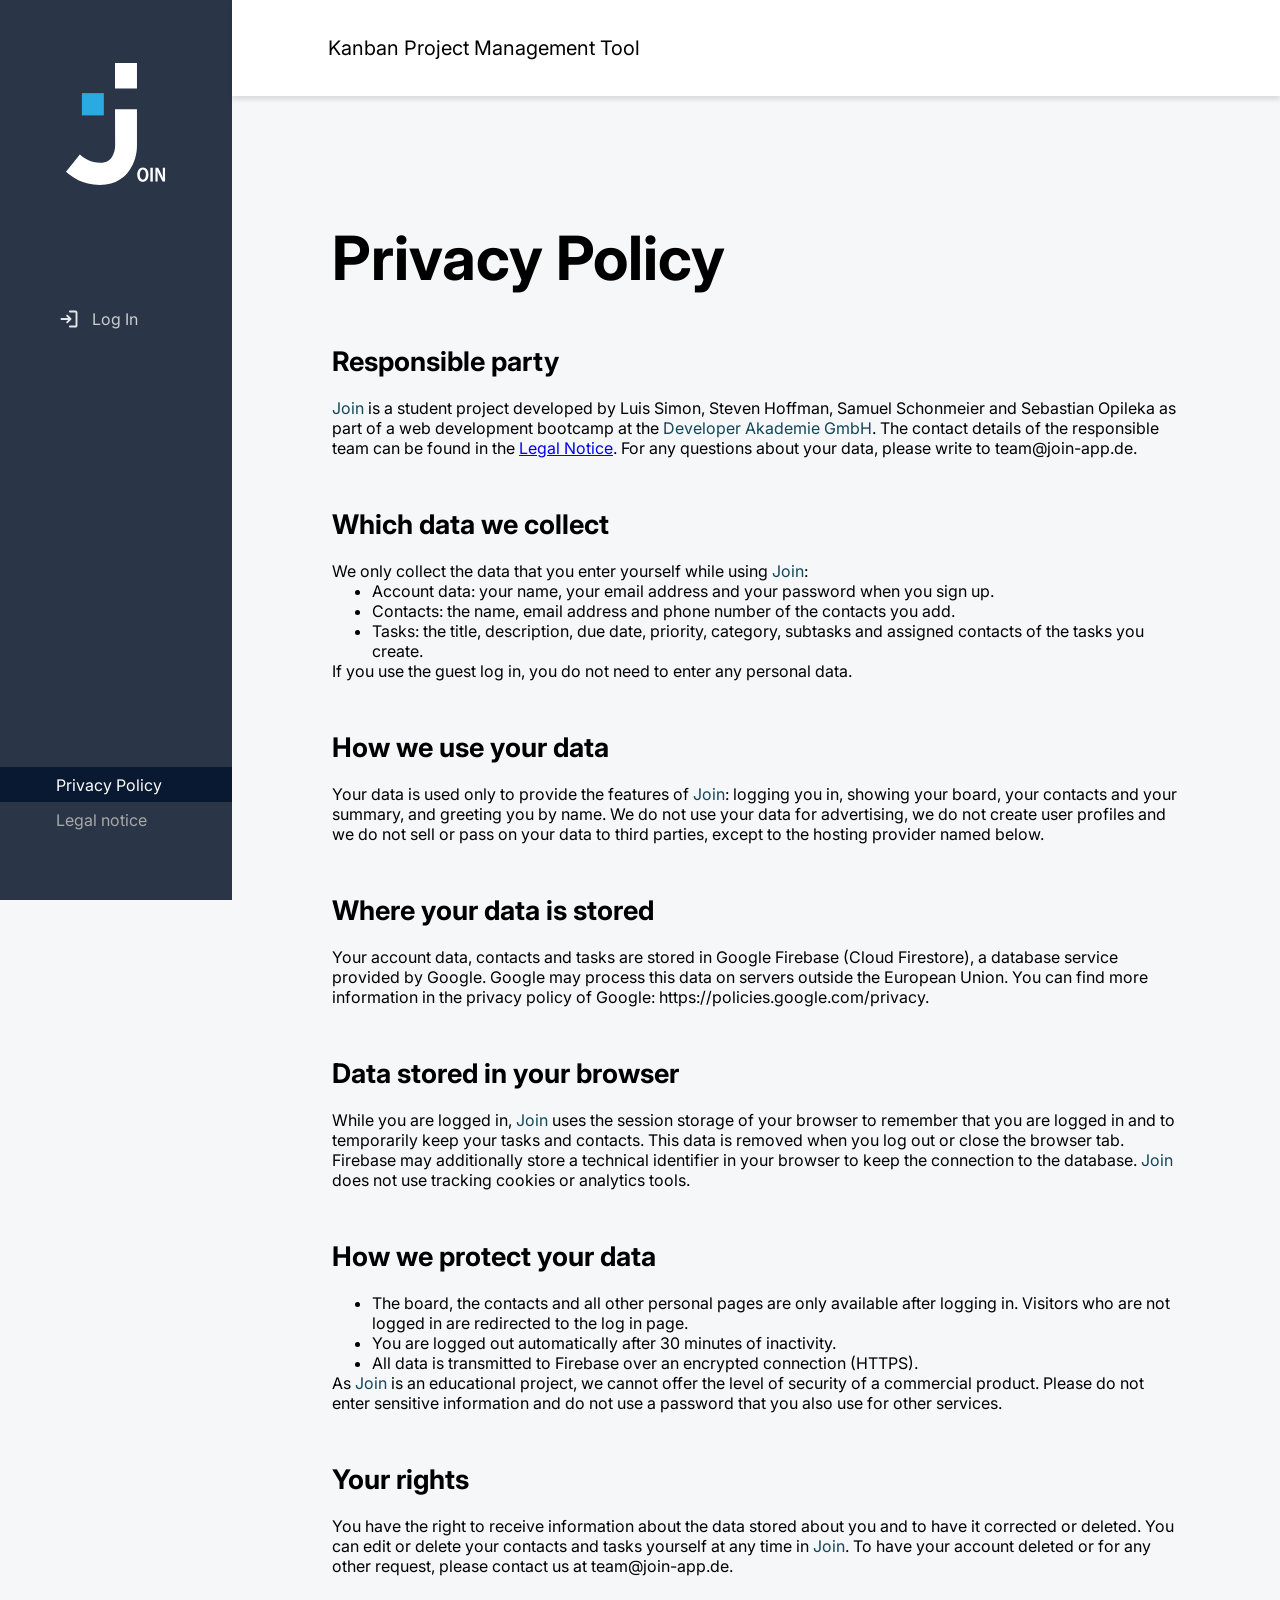
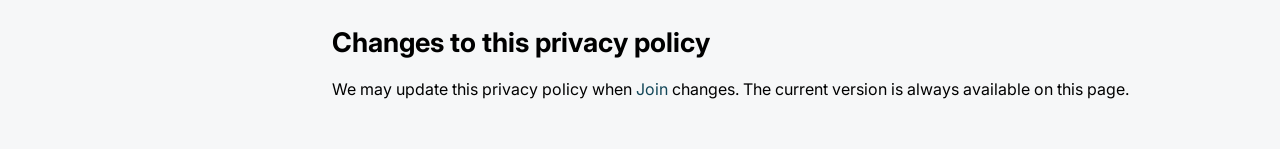
<file: src/statics/privacyPolicy.html>
<!DOCTYPE html>
<html lang="en">
<head>
    <meta charset="UTF-8">
    <meta name="viewport" content="width=device-width, initial-scale=1.0">
    <title>Join - Privacy Policy</title>
    <link rel="icon" type="image/svg+xml" href="../../assets/icons/join_icon_bright.svg" />
    <link rel="stylesheet" href="../styles/colors.css">
    <link rel="stylesheet" href="../styles/fonts.css">
    <link rel="stylesheet" href="../styles/standard.css">
    <link rel="stylesheet" href="../styles/navbar.css">
    <link rel="stylesheet" href="../styles/header.css">
    <link rel="stylesheet" href="../styles/sessionTimeout.css">
    <link rel="stylesheet" href="../styles/legal.css">
    <script src="../scripts/templates/layoutTemplates.js" defer></script>
    <script src="../scripts/data/currentUser.js" defer></script>
    <script src="../scripts/layout.js" defer></script>
    <script src="../scripts/sessionTimeout.js" defer></script>
</head>
<body>
    <aside class="sidebar"></aside>
    <div class="pageColumn">
        <header class="header"></header>
        <main>
            <h1>Privacy Policy</h1>

            <h2 class="h2-notice-policy">Responsible party</h2>
            <p><span>Join</span> is a student project developed by Luis Simon, Steven Hoffman, Samuel Schonmeier and Sebastian Opileka as part of a web development bootcamp at the <span>Developer Akademie GmbH</span>. The contact details of the responsible team can be found in the <a href="./legalNotice.html">Legal Notice</a>. For any questions about your data, please write to team@join-app.de.</p>

            <h2 class="h2-notice-policy">Which data we collect</h2>
            <p>We only collect the data that you enter yourself while using <span>Join</span>:</p>
            <ul>
                <li>Account data: your name, your email address and your password when you sign up.</li>
                <li>Contacts: the name, email address and phone number of the contacts you add.</li>
                <li>Tasks: the title, description, due date, priority, category, subtasks and assigned contacts of the tasks you create.</li>
            </ul>
            <p>If you use the guest log in, you do not need to enter any personal data.</p>

            <h2 class="h2-notice-policy">How we use your data</h2>
            <p>Your data is used only to provide the features of <span>Join</span>: logging you in, showing your board, your contacts and your summary, and greeting you by name. We do not use your data for advertising, we do not create user profiles and we do not sell or pass on your data to third parties, except to the hosting provider named below.</p>

            <h2 class="h2-notice-policy">Where your data is stored</h2>
            <p>Your account data, contacts and tasks are stored in Google Firebase (Cloud Firestore), a database service provided by Google. Google may process this data on servers outside the European Union. You can find more information in the privacy policy of Google: https://policies.google.com/privacy.</p>

            <h2 class="h2-notice-policy">Data stored in your browser</h2>
            <p>While you are logged in, <span>Join</span> uses the session storage of your browser to remember that you are logged in and to temporarily keep your tasks and contacts. This data is removed when you log out or close the browser tab. Firebase may additionally store a technical identifier in your browser to keep the connection to the database. <span>Join</span> does not use tracking cookies or analytics tools.</p>

            <h2 class="h2-notice-policy">How we protect your data</h2>
            <ul>
                <li>The board, the contacts and all other personal pages are only available after logging in. Visitors who are not logged in are redirected to the log in page.</li>
                <li>You are logged out automatically after 30 minutes of inactivity.</li>
                <li>All data is transmitted to Firebase over an encrypted connection (HTTPS).</li>
            </ul>
            <p>As <span>Join</span> is an educational project, we cannot offer the level of security of a commercial product. Please do not enter sensitive information and do not use a password that you also use for other services.</p>

            <h2 class="h2-notice-policy">Your rights</h2>
            <p>You have the right to receive information about the data stored about you and to have it corrected or deleted. You can edit or delete your contacts and tasks yourself at any time in <span>Join</span>. To have your account deleted or for any other request, please contact us at team@join-app.de.</p>

            <h2 class="h2-notice-policy">Changes to this privacy policy</h2>
            <p>We may update this privacy policy when <span>Join</span> changes. The current version is always available on this page.</p>
        </main>
    </div>
</body>
</html>
</file>
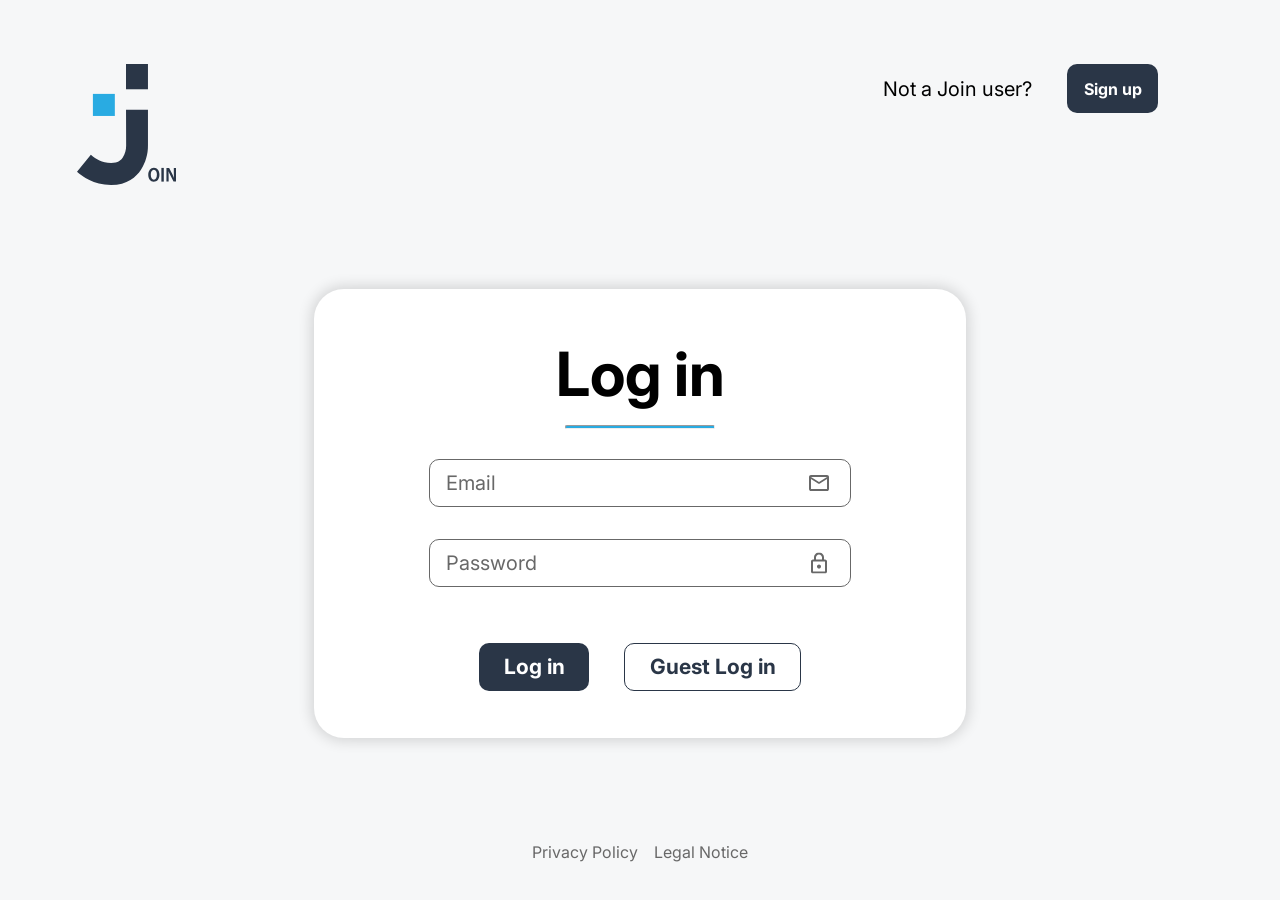
<file: src/statics/summary.html>
<!DOCTYPE html>
<html lang="en">
<head>
    <meta charset="UTF-8">
    <meta name="viewport" content="width=device-width, initial-scale=1.0">
    <title>Join - Summary</title>
    <link rel="icon" type="image/svg+xml" href="../../assets/icons/join_icon_bright.svg" />
    <link rel="stylesheet" href="../styles/colors.css">
    <link rel="stylesheet" href="../styles/fonts.css">
    <link rel="stylesheet" href="../styles/standard.css">
    <link rel="stylesheet" href="../styles/navbar.css">
    <link rel="stylesheet" href="../styles/header.css">
    <link rel="stylesheet" href="../styles/sessionTimeout.css">
    <link rel="stylesheet" href="../styles/summary.css">
    <link rel="stylesheet" href="../styles/summaryResponsive.css">
    <script src="../scripts/data/currentUser.js"></script>
    <script src="../scripts/pageGuard.js"></script>
    <script src="../scripts/templates/layoutTemplates.js" defer></script>
    <script src="../scripts/layout.js" defer></script>
    <script src="../scripts/sessionTimeout.js" defer></script>
    <script src="../scripts/data/taskStorage.js" defer></script>
    <script src="../scripts/summary.js" defer></script>
</head>
<body>
    <aside class="sidebar"></aside>
    <div class="pageColumn">
        <header class="header"></header>
        <main>
            <div class="summary-container">
                <div class="summary-content">
                    <div class="summary-headline">
                        <h1>Join 360</h1>
                        <div class="seperator"></div>
                        <p class="headline-txt">Key Metrics at a Glance</p>
                    </div>

                    <section>
                        <a class="task-summary summary-above" href="board.html">
                            <svg class="summary-icon summary-icon-todo" viewBox="0 0 69 69" role="img" aria-label="To-do" xmlns="http://www.w3.org/2000/svg">
                                <circle cx="34.5" cy="34.5" r="34.5" fill="var(--colorPrimary)"/>
                                <path d="M25.1667 43.8332H27.0333L38.5333 32.3332L36.6667 30.4665L25.1667 41.9665V43.8332ZM44.2333 30.3998L38.5667 24.7998L40.4333 22.9332C40.9444 22.4221 41.5722 22.1665 42.3167 22.1665C43.0611 22.1665 43.6889 22.4221 44.2 22.9332L46.0667 24.7998C46.5778 25.3109 46.8444 25.9276 46.8667 26.6498C46.8889 27.3721 46.6444 27.9887 46.1333 28.4998L44.2333 30.3998ZM42.3 32.3665L28.1667 46.4998H22.5V40.8332L36.6333 26.6998L42.3 32.3665Z" fill="white"/>
                            </svg>
                            <div class="summary-txt-container">
                                <h3 id="summaryTodoCount">0</h3>
                                <p class="summary-txt">To-do</p>
                            </div>
                        </a>

                        <a class="task-summary summary-above" href="board.html">
                            <svg class="summary-icon summary-icon-done" viewBox="0 0 69 69" role="img" aria-label="Done" xmlns="http://www.w3.org/2000/svg">
                                <circle cx="34.5" cy="34.5" r="34.5" fill="var(--colorPrimary)"/>
                                <path d="M19.5283 34.5001L30.7571 45.5662L49.4717 23.4341" fill="none" stroke="white" stroke-width="7" stroke-linecap="round" stroke-linejoin="round"/>
                            </svg>
                            <div class="summary-txt-container">
                                <h3 id="summaryDoneCount">0</h3>
                                <p class="summary-txt">Done</p>
                            </div>
                        </a>

                        <a class="task-summary summary-middle" href="board.html">
                            <img class="summary-icon" src="../../assets/icons/urgent_icon.svg" alt="Urgent">
                            <div class="summary-txt-container">
                                <h3 id="summaryUrgentCount">0</h3>
                                <p class="summary-txt">Urgent</p>
                            </div>

                            <div class="summary-seperator"></div>

                            <div class="summary-txt-container">
                                <h4 id="summaryUpcomingDeadline">No deadline</h4>
                                <p id="summaryDeadlineLabel" class="summary-txt deadline">Upcoming Deadline</p>
                            </div>
                        </a>

                        <a class="task-summary summary-below" href="board.html">
                            <h3 id="summaryBoardCount">0</h3>
                            <p class="summary-txt summary-below-txt">Tasks in Board</p>
                        </a>

                        <a class="task-summary summary-below" href="board.html">
                            <h3 id="summaryInProgressCount">0</h3>
                            <p class="summary-txt summary-below-txt">Tasks in Progress</p>
                        </a>

                        <a class="task-summary summary-below" href="board.html">
                            <h3 id="summaryAwaitFeedbackCount">0</h3>
                            <p class="summary-txt summary-below-txt">Awaiting Feedback</p>
                        </a>
                    </section>
                </div>

                <div class="summary-greeting">
                    <h2><span class="greeting-message">Good morning,</span><br><span class="name"></span></h2>
                </div>
            </div>
        </main>
    </div>
</body>
</html>
</file>
<file: src/styles/colors.css>
:root {
  --colorPrimary: #2A3647;
  --colorPrimaryTransparent: #2A3647CC;
  --colorPrimaryDark: #091931;
  --colorPrimaryLight: #2A3D59;
  --colorPrimaryGreyTone: #124658;
  --colorWhite: #FFFFFF;
  --colorBlack: #000000;
  --colorGreyLight: #CDCDCD;
  --colorGrey: #A8A8A8;
  --colorBlue: #29ABE2;
  --colorRed: #E60026;
  --colorBgPage: #F6F7F8;
  --colorBgHover: #E3E6EB;
  --colorAccent: #29ABE2;
  --colorTextGrey: #686868;
  --colorBeige: #EEEEEE;
  --colorColumnTitle: #42526E;
  --colorPlaceholderBg: #E7E7E7;
  --colorUserStory: #0038FF;
  --colorTechnicalTask: #1FD7C1;
  --colorProgress: #4589FF;
  --colorEmail: #007CEE;
  --colorProgressTrack: #F4F4F4;
  --colorAvatarOrange: #FF7A00;
  --colorAvatarTurquoise: #1FD7C1;
  --colorAvatarPurple: #462F8A;
  --colorUnfocusedInputTag: #D1D1D1;
  --priorityMediumYellow: #FFA800;
  --priorityLowGreen: #7AE229;
  --priorityUrgentRed: #FF3D00;
}
</file>
<file: src/styles/fonts.css>
@font-face {
  font-family: "Inter";
  font-weight: 100 900;
  font-style: normal;
  src: url(../../assets/fonts/inter_variable_font.woff2) format("woff2");
  font-display: swap;
}
</file>
<file: src/styles/standard.css>
@import url('rotateHint.css');

* {
  margin: 0;
  box-sizing: border-box;
  scroll-behavior: smooth;
}

html {
  background-color: var(--colorBgPage);
  container-type: inline-size;
}

body {
  display: flex;
  max-width: 1440px;
  margin: 0;
  font-family: 'Inter', sans-serif;
}

.pageColumn {
  flex: 1;
  min-width: 0;
}

@media (max-width: 768px) {
  .pageColumn {
    padding-bottom: 80px;
  }
}
</file>
<file: src/styles/auth.css>
.auth_page {
  margin: 0 auto;
}

.header_auth_screen {
  width: 100%;
  max-width: 1440px;
  height: 120.78px;
  margin-top: 64px;
  display: flex;
  justify-content: space-between;
  align-items: center;
  background-color: var(--colorBgPage);
  padding-left: clamp(0px, calc(77px - (100vw - 1440px) / 2), 77px);
  padding-right: clamp(0px, calc(122px - (100vw - 1440px) / 2), 122px);
}

.header_auth_screen_icon_dark {
  width: clamp(64px, calc(10.588vw + 18.682px), 100px);
  height: auto;
  cursor: pointer;
}

.main_content_container {
  flex: 1;
  width: 100%;
  display: flex;
  justify-content: center;
  align-items: center;
  padding: 24px 0;
}

.auth_card {
  border-radius: 30px;
  background-color: var(--colorWhite);
  box-shadow: 0px 0px 14px 3px #00000024;
  display: flex;
  flex-direction: column;
  align-items: center;
}

.auth_card_title {
  font-weight: 700;
  font-size: 61px;
  color: var(--colorBlack);
}

.auth_card_divider {
  width: 150px;
  height: 4px;
  border-radius: 3px;
  background-color: var(--colorBlue);
  margin-top: 14px;
  margin-bottom: 30px;
}

.general_auth_card_input_style {
  width: 422px;
  height: 48px;
  box-sizing: border-box;
  padding: 0 16px;
  border-radius: 10px;
  border: 1px solid var(--colorTextGrey);
  font-size: 20px;
  font-weight: 400;
}

.general_auth_card_input_style:focus {
  outline: none;
  border-color: var(--colorPrimaryGreyTone);
}

.general_auth_card_input_style::placeholder {
  color: var(--colorTextGrey);
}

.auth_card_input_error,
.auth_card_input_error:focus {
  border-color: var(--colorRed);
}

.auth_card_input_email {
  padding-right: 52px;
  background-image: url("../../assets/icons/mail.svg");
  background-repeat: no-repeat;
  background-position: right 21px center;
  background-size: 20px 16px;
}

.auth_card_password_container {
  position: relative;
  display: flex;
}

.auth_card_input_password {
  padding-right: 52px;
}

.auth_card_lock_icon {
  position: absolute;
  top: 50%;
  right: 24px;
  width: 16px;
  height: 21px;
  transform: translateY(-50%);
  color: var(--colorTextGrey);
  pointer-events: none;
}

.auth_card_password_toggle {
  position: absolute;
  top: 50%;
  right: 21px;
  display: none;
  justify-content: center;
  align-items: center;
  width: 22px;
  height: 20px;
  transform: translateY(-50%);
  cursor: pointer;
  padding: 0;
  border: none;
  background: none;
  color: var(--colorTextGrey);
}

.auth_card_password_container:focus-within .auth_card_password_toggle,
.auth_card_input_password:not(:placeholder-shown) ~ .auth_card_password_toggle {
  display: flex;
}

.auth_card_password_container:focus-within .auth_card_lock_icon,
.auth_card_input_password:not(:placeholder-shown) ~ .auth_card_lock_icon {
  display: none;
}

.auth_card_eye_closed_icon {
  width: 22px;
  height: 19px;
  margin-top: 2.45px;
}

.auth_card_eye_open_icon {
  display: none;
  width: 22px;
  height: 15px;
}

.auth_card_input_password[type="text"]
  ~ .auth_card_password_toggle
  .auth_card_eye_closed_icon {
  display: none;
}

.auth_card_input_password[type="text"]
  ~ .auth_card_password_toggle
  .auth_card_eye_open_icon {
  display: block;
}

.auth_primary_button {
  cursor: pointer;
  padding: 0;
  border: none;
  background-color: var(--colorPrimary);
  color: var(--colorWhite);
  font-weight: 700;
}

.auth_primary_button:hover {
  background-color: var(--colorPrimaryGreyTone);
  box-shadow: 0px 4px 4px 0px rgba(0, 0, 0, 0.25);
}

.auth_primary_button:active {
  background-color: var(--colorPrimaryDark);
}

.footer_auth_screen {
  width: 100%;
  display: flex;
  justify-content: center;
  margin-top: auto;
  margin-bottom: 38px;
  gap: 16px;
}

.footer_auth_screen_link {
  font-weight: 400;
  font-size: 16px;
  color: var(--colorTextGrey);
  text-decoration: none;
}

.footer_auth_screen_link:hover {
  font-weight: 700;
  color: var(--colorPrimaryDark);
}

.sign_up_card_error_text {
  position: absolute;
  top: 100%;
  left: 50%;
  transform: translateX(-50%);
  width: max-content;
  max-width: calc(100vw - 64px);
  margin-top: 4px;
  color: var(--colorRed);
  font-size: 16px;
  font-weight: 400;
  line-height: 20px;
  text-align: center;
}

.sign_up_success_dialog {
  margin: auto;
  border: none;
  border-radius: 16px;
  padding: 0;
  width: 312px;
  height: 74px;
  background-color: var(--colorPrimary);
  outline: none;
}

.sign_up_success_dialog[open] {
  display: flex;
  justify-content: center;
  align-items: center;
  text-align: center;
  animation: sign_up_success_slide_in 0.5s ease-out;
}

@keyframes sign_up_success_slide_in {
  from {
    transform: translateY(100vh);
  }
  to {
    transform: translateY(0);
  }
}

.sign_up_success_dialog_text {
  color: var(--colorWhite);
  font-size: 20px;
  font-weight: 400;
}

@media (max-width: 768px) {
  .header_auth_screen {
    display: contents;
  }

  .header_auth_screen_icon_dark {
    align-self: flex-start;
    margin-top: clamp(38px, calc(7.6471vw + 5.2706px), 64px);
    margin-left: clamp(38px, calc(11.471vw - 11.094px), 77px);
  }

  .footer_auth_screen {
    order: 2;
  }

  .auth_card_divider {
    width: clamp(88px, calc(18.235vw + 9.9529px), 150px);
  }

  .general_auth_card_input_style {
    width: clamp(364px, calc(17.059vw + 290.99px), 422px);
  }
}

@media (max-width: 428px) {
  .header_auth_screen_icon_dark {
    margin-top: clamp(24px, calc(12.963vw - 17.481px), 38px);
    margin-left: clamp(24px, calc(12.963vw - 17.481px), 38px);
  }

  .auth_card_divider {
    width: clamp(72px, calc(14.815vw + 24.593px), 88px);
  }

  .general_auth_card_input_style {
    width: clamp(256px, calc(100vw - 64px), 364px);
  }

  .sign_up_success_dialog {
    width: clamp(250px, calc(57.407vw + 66.296px), 312px);
    height: clamp(60px, calc(12.963vw + 18.519px), 74px);
  }

  .sign_up_success_dialog_text {
    font-size: 18px;
  }
}

@media (min-width: 769px) and (max-height: 760px) {
  .header_auth_screen {
    margin-top: 24px;
  }

  .main_content_container {
    padding: 0;
  }

  .footer_auth_screen {
    margin-bottom: 16px;
  }
}
</file>
<file: src/styles/login.css>
.header_auth_screen_content_container {
  display: flex;
  align-items: center;
  margin-bottom: auto;
}

.header_auth_screen_content_text {
  font-weight: 400;
  font-size: 20px;
  color: var(--colorBlack);
  margin-right: 35px;
}

.header_auth_screen_content_sign_up_button {
  width: 91px;
  height: 49px;
  border-radius: 10px;
  font-size: 16px;
}

.log_in_card {
  width: 652px;
  height: 449px;
}

.log_in_card_title {
  margin-top: 48px;
}

.log_in_card_form {
  display: flex;
  flex-direction: column;
  gap: 32px;
}

.logInInputContainer {
  position: relative;
  display: flex;
}

.logInErrorText {
  position: absolute;
  top: 100%;
  left: 0;
  right: 0;
  margin-top: 4px;
  padding-left: 16px;
  color: var(--colorRed);
  font-size: 16px;
  font-weight: 400;
  line-height: 20px;
}

.log_in_card_button_container {
  display: flex;
  justify-content: space-between;
  width: 322px;
  margin-top: 56px;
}

.log_in_card_log_in_button {
  width: 110px;
  height: 48px;
  border-radius: 10px;
  font-size: 21px;
}

.log_in_card_guest_log_in_button {
  width: 177px;
  height: 48px;
  cursor: pointer;
  padding: 0;
  border: 1px solid var(--colorPrimary);
  border-radius: 10px;
  background-color: var(--colorWhite);
  color: var(--colorPrimary);
  font-weight: 700;
  font-size: 21px;
}

.log_in_card_guest_log_in_button:hover {
  border: 2px solid var(--colorPrimaryGreyTone);
  box-shadow: 0px 4px 4px 0px rgba(0, 0, 0, 0.25);
}

.log_in_card_guest_log_in_button:active {
  border: 1px solid var(--colorPrimaryDark);
}

@media (max-width: 768px) {
  .header_auth_screen_content_container {
    order: 1;
    align-self: center;
    margin-bottom: 40px;
  }

  .log_in_card {
    width: clamp(396px, calc(75.294vw + 73.741px), 652px);
    height: 475px;
  }

  .log_in_card_title {
    margin-top: clamp(32px, calc(4.7059vw + 11.859px), 48px);
    font-size: clamp(47px, calc(4.1176vw + 29.376px), 61px);
  }

  .log_in_card_button_container {
    flex-direction: column;
    align-items: center;
    gap: 21px;
    width: 180px;
    height: 123px;
    margin-top: clamp(32px, calc(-7.0588vw + 86.212px), 56px);
  }

  .log_in_card_log_in_button {
    width: 180px;
    height: 51px;
    border-radius: 8px;
    font-size: 16px;
  }

  .log_in_card_guest_log_in_button {
    width: 180px;
    height: 51px;
    border-radius: 8px;
    font-size: 16px;
  }

  .header_auth_screen_content_sign_up_button {
    width: 104px;
    height: 49px;
    border-radius: 8px;
  }
}

@media (max-width: 428px) {
  .header_auth_screen_content_text {
    margin-right: clamp(16px, calc(17.593vw - 40.296px), 35px);
  }

  .log_in_card {
    width: clamp(288px, calc(100vw - 32px), 396px);
  }

  .log_in_card_title {
    margin-top: clamp(24px, calc(7.4074vw + 0.2963px), 32px);
    font-size: clamp(40px, calc(6.4815vw + 19.259px), 47px);
  }
}

@media (min-width: 769px) and (max-height: 760px) {
  .log_in_card {
    height: 400px;
  }

  .log_in_card_title {
    margin-top: 24px;
  }

  .log_in_card_button_container {
    margin-top: 40px;
  }
}
</file>
<file: src/styles/loading.css>
.loading_screen_dialog {
  margin: auto;
  border: none;
  padding: 0;
  background-color: transparent;
  outline: none;
  overflow: visible;
  opacity: 0;
}

.loading_screen_dialog::backdrop {
  background-color: transparent;
}

.loading_screen_dialog_visible {
  opacity: 1;
}

.loading_screen_dialog_visible::backdrop {
  background-color: #00000066;
}

body:has(.loading_screen_dialog[open]) {
  overflow: hidden;
}

.loading_logo {
  display: block;
  width: 100px;
  overflow: visible;
}

.loading_logo > path {
  fill: #ffffff;
}

.loading_logo_square,
.loading_logo_square_shape,
.loading_logo_dot {
  transform-box: fill-box;
  animation-duration: 1.4s;
  animation-iteration-count: infinite;
}

.loading_logo_square {
  transform-origin: center;
  animation-name: square_jump;
}

.loading_logo_square_shape {
  transform-origin: center bottom;
  animation-name: square_squash;
}

.loading_logo_dot {
  transform-origin: center bottom;
  animation-name: dot_squash;
}

@keyframes square_jump {
  0%,
  37% {
    transform: translateY(0) rotate(0deg);
  }
  40% {
    transform: translateY(-6px) rotate(0deg);
    animation-timing-function: ease-out;
  }
  60% {
    transform: translateY(-34px) rotate(180deg);
    animation-timing-function: ease-in;
  }
  82%,
  100% {
    transform: translateY(0) rotate(360deg);
  }
}

@keyframes square_squash {
  0%,
  28%,
  40%,
  82%,
  93%,
  100% {
    transform: scale(1, 1);
  }
  37% {
    transform: scale(1.18, 0.78);
  }
  85% {
    transform: scale(1.1, 0.85);
  }
  89% {
    transform: scale(0.96, 1.05);
  }
}

@keyframes dot_squash {
  0%,
  82%,
  90%,
  100% {
    transform: scaleY(1);
  }
  85% {
    transform: scaleY(0.94);
  }
}

@media (prefers-reduced-motion: reduce) {
  .loading_logo_square,
  .loading_logo_square_shape,
  .loading_logo_dot {
    animation: none;
  }
}
</file>
<file: style.css>
body{
    display: flex;
    flex-direction: column;
    min-height: 100dvh;
}

button,
input {
    font: inherit;
}
</file>
<file: src/styles/startAnimation.css>
.start_animation_overlay {
  --start_logo_width: clamp(64px, calc(10.588vw + 18.682px), 100px);
  --start_logo_left: max(77px, calc((100vw - 1440px) / 2));
  --start_logo_top: calc(64px + (120.78px - var(--start_logo_width) * 122 / 101) / 2);
  position: fixed;
  inset: 0;
  z-index: 100;
  background-color: var(--colorBgPage);
  pointer-events: none;
  animation: start_overlay_fade_out 0.345s ease-in-out 0.755s forwards;
}

.start_animation_logo {
  position: fixed;
  top: 50%;
  left: 50%;
  width: 274px;
  height: auto;
  overflow: visible;
  transform: translate(-50%, -50%);
  animation: start_logo_move 0.405s ease-in-out 0.695s forwards;
}

.start_logo_dark {
  fill: var(--colorPrimary);
}

.start_logo_blue {
  fill: #29abe2;
}

.start_logo_j_mask_path {
  fill: none;
  stroke: var(--colorWhite);
  stroke-width: 38;
  stroke-dasharray: 1;
  stroke-dashoffset: 1;
  animation: start_logo_draw 0.12s cubic-bezier(0.4, 0, 0.6, 1) 0.03s forwards;
}

.start_logo_dot {
  opacity: 0;
  transform: translateY(21px);
  animation: start_logo_dot_rise 0.13s cubic-bezier(0.34, 1.56, 0.64, 1) 0.15s forwards;
}

.start_logo_square {
  opacity: 0;
  transform-box: fill-box;
  transform-origin: center;
  animation: start_logo_square_hit 0.326s linear 0.25s forwards;
}

.start_logo_ring {
  fill: none;
  stroke: #29abe2;
  stroke-width: 1.5;
  opacity: 0;
  transform-box: fill-box;
  transform-origin: center;
  animation: start_logo_ring_pulse 0.296s ease-out 0.423s forwards;
}

.start_logo_particle {
  fill: #29abe2;
  opacity: 0;
  animation: start_logo_particle_fall 0.296s ease-in 0.423s forwards;
}

.start_logo_particle_1 {
  --particle_x: -6px;
  --particle_y: 14px;
}

.start_logo_particle_2 {
  --particle_x: -2px;
  --particle_y: 20px;
}

.start_logo_particle_3 {
  --particle_x: 2px;
  --particle_y: 16px;
}

.start_logo_particle_4 {
  --particle_x: -9px;
  --particle_y: 22px;
}

.start_logo_particle_5 {
  --particle_x: 4px;
  --particle_y: 24px;
}

.start_logo_letter {
  opacity: 0;
  transform-box: fill-box;
  transform-origin: bottom center;
  animation: start_logo_letter_jump 0.247s ease-out forwards;
}

.start_logo_letter_o {
  --letter_start_x: -6px;
  --letter_hop: -6px;
  animation-delay: 0.423s;
}

.start_logo_letter_i {
  --letter_start_x: 0px;
  --letter_hop: -9px;
  animation-delay: 0.473s;
}

.start_logo_letter_n {
  --letter_start_x: 0px;
  --letter_hop: -14px;
  animation-delay: 0.532s;
}

.header_auth_screen_icon_dark {
  animation: start_header_logo_show 0s linear 1.1s backwards;
}

@keyframes start_logo_draw {
  to {
    stroke-dashoffset: 0;
  }
}

@keyframes start_logo_dot_rise {
  from {
    opacity: 1;
  }

  to {
    opacity: 1;
    transform: translateY(0);
  }
}

@keyframes start_logo_square_hit {
  0% {
    opacity: 1;
    transform: translate(-110px, -60px) rotate(-40deg) scale(1.6, 0.6);
    animation-timing-function: cubic-bezier(0.55, 0, 1, 0.45);
  }

  53% {
    opacity: 1;
    transform: translate(12px, 0) rotate(0deg) scale(0.7, 1.2);
    animation-timing-function: ease-out;
  }

  71% {
    opacity: 1;
    transform: translate(-4px, 0) scale(1.08, 0.94);
    animation-timing-function: ease-in-out;
  }

  86% {
    opacity: 1;
    transform: translate(1px, 0) scale(0.98, 1.02);
  }

  100% {
    opacity: 1;
    transform: translate(0, 0) scale(1);
  }
}

@keyframes start_logo_ring_pulse {
  from {
    opacity: 1;
    stroke-width: 2;
    transform: scale(0.2);
  }

  to {
    opacity: 0;
    stroke-width: 0.5;
    transform: scale(1.6);
  }
}

@keyframes start_logo_particle_fall {
  from {
    opacity: 1;
  }

  to {
    opacity: 0;
    transform: translate(var(--particle_x), var(--particle_y));
  }
}

@keyframes start_logo_letter_jump {
  0% {
    opacity: 1;
    transform: translate(var(--letter_start_x), 2px) scale(0.1);
  }

  45% {
    opacity: 1;
    transform: translate(calc(var(--letter_start_x) * 0.35), var(--letter_hop)) scale(1);
  }

  72% {
    opacity: 1;
    transform: translate(0, 0) scale(1.15, 0.8);
  }

  86% {
    opacity: 1;
    transform: translate(0, -1.5px) scale(0.96, 1.04);
  }

  100% {
    opacity: 1;
    transform: translate(0, 0) scale(1);
  }
}

@keyframes start_logo_move {
  to {
    top: var(--start_logo_top);
    left: var(--start_logo_left);
    width: var(--start_logo_width);
    transform: translate(0, 0);
  }
}

@keyframes start_overlay_fade_out {
  to {
    background-color: transparent;
    visibility: hidden;
  }
}

@keyframes start_header_logo_show {
  from {
    opacity: 0;
  }
}

@media (max-width: 768px) {
  .start_animation_overlay {
    --start_logo_left: clamp(38px, calc(11.471vw - 11.094px), 77px);
    --start_logo_top: clamp(38px, calc(7.6471vw + 5.2706px), 64px);
  }

  .start_animation_logo {
    width: 160px;
  }
}

@media (max-width: 428px) {
  .start_animation_overlay {
    --start_logo_left: clamp(24px, calc(12.963vw - 17.481px), 38px);
    --start_logo_top: clamp(24px, calc(12.963vw - 17.481px), 38px);
  }
}

.start_animation_skipped .start_animation_overlay {
  display: none;
}

.start_animation_skipped .header_auth_screen_icon_dark {
  animation: none;
}

@media (min-width: 769px) and (max-height: 760px) {
  .start_animation_overlay {
    --start_logo_top: calc(24px + (120.78px - var(--start_logo_width) * 122 / 101) / 2);
  }
}

@media (prefers-reduced-motion: reduce) {
  .start_animation_overlay {
    display: none;
  }

  .header_auth_screen_icon_dark {
    animation: none;
  }
}
</file>
<file: src/styles/navbar.css>
.sidebar {
  position: sticky;
  top: 0;
  display: flex;
  flex-direction: column;
  flex-shrink: 0;
  width: 232px;
  height: 100dvh;
  padding: clamp(24px, 7dvh, 64px) 0;
  background-color: var(--colorPrimary);
}

.sidebarLogo {
  display: flex;
  align-self: center;
  cursor: default;
}

.sidebarLogoImg {
  width: auto;
  height: clamp(72px, 13.5dvh, 122px);
}

.navMain {
  display: flex;
  flex-direction: column;
  gap: 15px;
  margin-top: clamp(24px, 12.4dvh, 112px);
}

.navLink {
  display: flex;
  align-items: center;
  gap: 10px;
  height: 46px;
  padding-left: 56px;
  color: var(--colorGreyLight);
  text-decoration: none;
  transition: background-color 100ms ease-out;
}

.navLinkActive {
  background-color: var(--colorPrimaryDark);
  color: var(--colorWhite);
}

.navIcon {
  width: 26px;
  height: 26px;
}

.navLegal {
  display: flex;
  flex-direction: column;
  margin-top: auto;
}

.legalLink {
  display: flex;
  align-items: center;
  height: 35px;
  padding-left: 56px;
  color: var(--colorGrey);
  text-decoration: none;
  transition: background-color 100ms ease-out;
}

.legalLinkActive {
  background-color: var(--colorPrimaryDark);
  color: var(--colorWhite);
}

@media (min-width: 769px) {
  .navLink:hover {
    background-color: var(--colorPrimaryLight);
  }

  .navLinkActive:hover {
    background-color: var(--colorPrimaryDark);
  }

  .legalLink:hover {
    background-color: var(--colorPrimaryLight);
  }

  .legalLinkActive:hover {
    background-color: var(--colorPrimaryDark);
  }
}

@media (max-width: 768px) {
  .sidebar {
    position: fixed;
    top: auto;
    bottom: 0;
    left: 0;
    z-index: 10;
    width: 100%;
    height: 80px;
    padding: 0 16px;
  }

  .sidebarLogo,
  .navLegal {
    display: none;
  }

  .navMain {
    flex-direction: row;
    justify-content: space-between;
    align-items: center;
    gap: 4px;
    height: 100%;
    margin-top: 0;
  }

  .navLink {
    flex-direction: column;
    justify-content: center;
    flex: 1;
    gap: 4px;
    max-width: 80px;
    height: 76px;
    padding: 0;
    border-radius: 16px;
    font-size: 14px;
    text-align: center;
    white-space: nowrap;
  }

  .sidebarLoggedOut {
    flex-direction: row;
    align-items: center;
    justify-content: space-between;
  }

  .sidebarLoggedOut .navLink {
    white-space: nowrap;
  }

  .sidebarLoggedOut .navLegal {
    display: flex;
    flex-direction: row;
    gap: 8px;
    margin-top: 0;
  }

  .sidebarLoggedOut .legalLink {
    height: 76px;
    padding: 0 12px;
    border-radius: 16px;
    color: var(--colorGreyLight);
    font-size: 14px;
    white-space: nowrap;
  }

  .sidebarLoggedOut .legalLinkActive {
    color: var(--colorWhite);
  }
}
</file>
<file: src/styles/header.css>
.header {
  position: sticky;
  top: 0;
  z-index: 10;
  display: flex;
  align-items: center;
  justify-content: space-between;
  height: 96px;
  margin-right: min(0px, calc(1440px - 100cqw));
  padding: 0 40px 0 96px;
  background-color: var(--colorWhite);
  box-shadow: 0 4px 4px rgba(0, 0, 0, 0.1);
  container-type: inline-size;
}

.headerLogo {
  display: none;
  cursor: default;
}

.headerLogoImg {
  width: 32px;
  height: 39px;
}

.headerTitle {
  margin: 0;
  font-size: clamp(16px, calc((100cqw - 112px) / 15.6), 20px);
  white-space: nowrap;
}

.headerActions {
  display: flex;
  align-items: center;
  gap: 16px;
}

.headerHelp {
  display: flex;
}

.headerHelpIcon {
  width: 32px;
  height: 32px;
  transition: transform 100ms ease-out;
}

.headerAvatar {
  width: 56px;
  height: 56px;
  border: 3px solid var(--colorPrimary);
  border-radius: 50%;
  background-color: var(--colorWhite);
  color: var(--colorPrimary);
  font-family: inherit;
  font-size: 20px;
  font-weight: 700;
  cursor: pointer;
  transition: background-color 100ms ease-out;
}

.headerMenu {
  position: absolute;
  top: 100%;
  right: 16px;
  display: none;
  flex-direction: column;
  width: 150px;
  padding: 10px;
  border-radius: 20px 0 20px 20px;
  background-color: var(--colorPrimary);
}

.headerMenuOpen {
  display: flex;
}

.headerMenuLink {
  display: flex;
  align-items: center;
  height: 46px;
  padding-left: 16px;
  color: var(--colorGreyLight);
  font-size: 16px;
  text-decoration: none;
  transition: background-color 100ms ease-out;
}

.headerMenuLinkMobile {
  display: none;
}

@media (min-width: 769px) {
  .headerHelpIcon:hover {
    transform: scale(1.2);
  }

  .headerAvatar:hover {
    background-color: var(--colorBgHover);
  }

  .headerMenuLink:hover {
    background-color: var(--colorPrimaryDark);
  }
}

@media (max-width: 768px) {
  .header {
    height: 80px;
    padding: 0 16px;
  }

  .headerLogo {
    display: flex;
  }

  .headerTitle,
  .headerHelp {
    display: none;
  }

  .headerAvatar {
    width: 40px;
    height: 40px;
    border-width: 2px;
    font-size: 14px;
  }

  .headerMenu {
    right: 8px;
  }

  .headerMenuLinkMobile {
    display: flex;
  }
}
</file>
<file: src/styles/sessionTimeout.css>
.sessionOverlay {
  position: fixed;
  inset: 0;
  z-index: 199;
  background-color: rgba(0, 0, 0, 0.25);
  visibility: hidden;
  opacity: 0;
  transition: opacity 300ms ease-out, visibility 300ms;
}

.sessionOverlayVisible {
  visibility: visible;
  opacity: 1;
}

.sessionWarning {
  position: fixed;
  top: 50%;
  left: 50%;
  z-index: 200;
  display: flex;
  flex-direction: column;
  gap: 14px;
  width: 384px;
  padding: 20px 24px;
  border-radius: 24px 0 24px 24px;
  background-color: var(--colorPrimaryTransparent);
  color: var(--colorWhite);
  box-shadow: 0 4px 8px rgba(0, 0, 0, 0.2);
  backdrop-filter: blur(4px);
  visibility: hidden;
  opacity: 0;
  transform: translate(-50%, -50%) scale(0.9);
  transition: opacity 300ms ease-out, transform 300ms ease-out, visibility 300ms;
}

.sessionWarningVisible {
  visibility: visible;
  opacity: 1;
  transform: translate(-50%, -50%) scale(1);
}

.sessionWarningText {
  font-size: 19px;
  line-height: 1.4;
}

.sessionWarningTime {
  font-weight: 700;
  font-variant-numeric: tabular-nums;
  white-space: nowrap;
}

.sessionWarningButton {
  align-self: center;
  padding: 10px 20px;
  border: none;
  border-radius: 10px;
  background-color: var(--colorWhite);
  color: var(--colorPrimary);
  font-family: inherit;
  font-size: 17px;
  font-weight: 700;
  cursor: pointer;
  transition: background-color 100ms ease-out, color 100ms ease-out;
}

.sessionGoodbyeDialog {
  margin: auto;
  border: none;
  border-radius: 30px;
  padding: 56px 72px;
  width: 560px;
  max-width: calc(100% - 32px);
  background-color: var(--colorPrimaryTransparent);
  box-shadow: 0 8px 32px rgba(0, 0, 0, 0.3);
  backdrop-filter: blur(6px);
  outline: none;
}

.sessionGoodbyeDialog[open] {
  display: flex;
  flex-direction: column;
  align-items: center;
  gap: 24px;
  text-align: center;
  animation: sessionGoodbyePopIn 500ms ease-out;
}

.sessionGoodbyeDialog::backdrop {
  background-color: rgba(0, 0, 0, 0.5);
}

.sessionGoodbyeLogo {
  width: 80px;
  height: 98px;
}

.sessionGoodbyeTitle {
  color: var(--colorWhite);
  font-size: 48px;
  font-weight: 700;
  line-height: 1.2;
}

.sessionGoodbyeText {
  color: var(--colorGreyLight);
  font-size: 20px;
}

@keyframes sessionGoodbyePopIn {
  0% {
    opacity: 0;
    transform: scale(0.6);
  }
  70% {
    opacity: 1;
    transform: scale(1.05);
  }
  100% {
    transform: scale(1);
  }
}

@media (min-width: 769px) {
  .sessionWarningButton:hover {
    background-color: var(--colorAccent);
    color: var(--colorWhite);
  }
}

@media (max-width: 768px) {
  .sessionWarning {
    width: calc(100% - 32px);
    max-width: 384px;
  }

  .sessionGoodbyeDialog {
    padding: 40px 24px;
  }

  .sessionGoodbyeLogo {
    width: 56px;
    height: 68px;
  }

  .sessionGoodbyeTitle {
    font-size: 32px;
  }

  .sessionGoodbyeText {
    font-size: 16px;
  }
}

@media (prefers-reduced-motion: reduce) {
  .sessionOverlay,
  .sessionWarning {
    transition: none;
  }

  .sessionGoodbyeDialog[open] {
    animation: none;
  }
}
</file>
<file: src/styles/addTask.css>
main {
    height: calc(100dvh - 96px);
    margin-right: min(0px, calc(1440px - 100cqw));
    overflow-x: hidden;
    overflow-y: auto;
    scrollbar-color: var(--colorGrey) transparent;
    padding: 100px 64px 0 clamp(24px, calc(100cqw - 920px), 64px);

    display: flex;
    flex-direction: column;
    align-items: flex-start;
}

h1 {
    font-size: 61px;
    font-weight: 700;
    padding-bottom: 50px;
}

.form-task-input {
    display: flex;
    gap: 52px;
}

form {
    display: flex;
    flex-direction: column;
    gap: 100px;
}

.seperator {
    background-color: var(--colorGrey);
    width: 2px;
    height: 400px;
}

section {
    display: flex;
    flex-direction: column;
    gap: 24px;
}

label,
.priority-label {
    font-size: 20px;
    padding-bottom: 4px;
    color: var(--colorTextGrey);
}

input,
textarea,
button {
    font-family: inherit;
}

.add-task-input-container {
    position: relative;
    display: flex;
    flex-direction: column;
}

.add-task-field-error {
    position: absolute;
    top: 100%;
    left: 0;
    right: 0;
    margin-top: 2px;
    padding-left: 16px;
    color: var(--colorRed);
    font-size: 16px;
    line-height: 20px;
}

.add-task-input.add-task-input-invalid {
    border-color: var(--colorRed);
}

.add-task-input {
    width: 400px;
    height: 48px;
    font-size: 20px;
    border-radius: 8px;
    border: 1px solid var(--colorGrey);
    padding-left: 16px;
}

#addTaskForm input[type="date"] {
    cursor: pointer;
}

.add-task-date-input {
    padding-right: 16px;
    color: var(--colorTextGrey);
}

.add-task-date-input::-webkit-calendar-picker-indicator {
    width: 24px;
    height: 24px;
    margin: 0;
    padding: 0;
    background: url("../../assets/icons/calendar.svg") center / 24px no-repeat;
    cursor: pointer;
}

.priority-label {
    color: var(--colorBlack);
}

.custom-select {
    position: relative;
    display: flex;
    flex-direction: column;
    width: 400px;
}

.visually-hidden-select {
    position: absolute;
    width: 1px;
    height: 1px;
    padding: 0;
    border: 0;
    clip: rect(0, 0, 0, 0);
    overflow: hidden;
    white-space: nowrap;
}

.custom-select-trigger {
    position: relative;
    z-index: 1;
    background-color: var(--colorWhite);
    color: var(--colorTextGrey);
    text-align: left;
    text-overflow: ellipsis;
    white-space: nowrap;
    cursor: pointer;
}

.custom-select-trigger::after {
    content: "";
    position: absolute;
    top: 17px;
    right: 18px;
    width: 10px;
    height: 10px;
    border-right: 2px solid var(--colorBlack);
    border-bottom: 2px solid var(--colorBlack);
    transform: rotate(45deg);
    transition: transform 100ms ease;
}

.custom-select-trigger[aria-expanded="true"]::after {
    top: 22px;
    transform: rotate(225deg);
}

.custom-select-menu {
    position: absolute;
    top: calc(100% - 8px);
    left: 0;
    z-index: 0;
    width: 100%;
    max-height: 256px;
    overflow-y: auto;
    padding: 8px 0 0px;
    background-color: var(--colorWhite);
    border: 1px solid var(--colorGrey);
    border-radius: 8px;
    box-shadow: 0 4px 8px rgba(0, 0, 0, 0.12);
}

.custom-select-menu[hidden] {
    display: none;
}

.custom-select-selected-contacts {
    position: absolute;
    top: 100%;
    left: 0;
    right: 0;
    display: flex;
    flex-wrap: nowrap;
    overflow: hidden;
    gap: 8px;
    padding-top: 8px;
}

.custom-select-selected-contacts-covered {
    visibility: hidden;
}

.custom-select-selected-contacts[hidden] {
    display: none;
}

.add-task-input-container:has(.custom-select-selected-contacts:not([hidden])) ~ .add-task-input-container {
    transform: translateY(40px);
}

form:has(.custom-select-selected-contacts:not([hidden])) .footer {
    transform: translateY(40px);
}

.add-task-input-container:has(.custom-select-menu:not([hidden])) {
    position: relative;
    z-index: 3;
}

.add-task-input-container:has(.custom-select-assigned .custom-select-menu:not([hidden])) ~ .subtask-container {
    visibility: hidden;
}

.custom-select-option {
    display: flex;
    align-items: center;
    gap: 12px;
    min-height: 40px;
    padding: 8px 16px;
    color: var(--colorBlack);
    cursor: pointer;
    border-radius: 8px;
    margin: 1px 0;
}

.custom-select-avatar {
    display: flex;
    flex: 0 0 32px;
    align-items: center;
    justify-content: center;
    width: 32px;
    height: 32px;
    border-radius: 50%;
    color: var(--colorWhite);
    font-size: 12px;
}

.custom-select-avatar-more {
    background-color: var(--colorPrimary);
}

.custom-select-avatar.red { background-color: red; }
.custom-select-avatar.blue { background-color: blue; }
.custom-select-avatar.green { background-color: green; }
.custom-select-avatar.darfred { background-color: rgb(65, 0, 0); }
.custom-select-avatar.orange { background-color: orange; }
.custom-select-avatar.purple { background-color: purple; }
.custom-select-avatar.pink { background-color: pink; }
.custom-select-avatar.darkgreen { background-color: rgb(0, 63, 0); }
.custom-select-avatar.turquoise { background-color: turquoise; }
.custom-select-avatar.darkblue { background-color: rgb(0, 0, 118); }

.custom-select-option-label {
    flex: 1;
    min-width: 0;
    overflow: hidden;
    white-space: nowrap;
    text-overflow: ellipsis;
}

.custom-select-option:hover,
.custom-select-option:focus-visible {
    background-color: rgba(205, 205, 205, 0.4);
    outline: none;
}

.custom-select-option:focus {
    outline: none;
}

.custom-select-option[aria-selected="true"] {
    background-color: var(--colorPrimary);
    color: var(--colorWhite);
}

.custom-select-option::after {
    content: "";
    flex: 0 0 24px;
    width: 24px;
    height: 24px;
    margin-left: auto;
    background: url("../../assets/icons/checkbox.svg") center / 24px no-repeat;
}

.custom-select-option[aria-selected="true"]::after {
    background-image: url("../../assets/icons/checkbox_checked.svg");
    filter: brightness(0) invert(1);
}

textarea {
    height: 120px !important;
    padding: 16px;
}

.priority-btn-container {
    display: flex;
    gap: 16px;
}

.priority-btn {
    height: 55px;
    background-color: var(--colorWhite);
    box-shadow: 0 -2px 8px rgba(99, 99, 99, 0.3), 0 2px 8px rgba(99, 99, 99, 0.2);
    border-radius: 8px;
    border: 0;
    width: 122px;
    font-size: 19px;
}
.priority-btn:hover,
.add-task-btn:not(:disabled):hover {
    cursor: pointer;
}
.priority-btn:hover {
    box-shadow: 0 4px 4px rgba(0, 0, 0, 0.25);
}
.add-task-btn:not(:disabled):hover {
    box-shadow: 0 4px 4px rgba(0, 0, 0, 0.25);
}

.priority-btn-icon {
    height: 13px;
    width: 20px;
}

.btn-active {
    background-color: var(--priorityMediumYellow);
    color: var(--colorWhite);
}

.btn-active.priority-urgent {
    background-color: var(--priorityUrgentRed);
}

.btn-active.priority-medium {
    background-color: var(--priorityMediumYellow);
}

.btn-active.priority-low {
    background-color: var(--priorityLowGreen);
}

.btn-active.priority-low .priority-btn-icon {
    transform: rotate(180deg);
}

.footer {
    display: flex;
    align-items: center;
    justify-content: space-between;
    padding-bottom: 16px;
}

.required {
    margin: 0;
}

.add-task-btn-container {
    display: flex;
    justify-content: end;
    gap: 24px;
}

.add-task-btn {
    height: 48px;
    border-radius: 8px;
    display: flex;
    align-items: center;
    gap: 8px;
    font-size: 18px;
}
.clear-task-btn {
    border: 1px solid var(--colorPrimaryDark);
    padding-left: 16px;
}
.clear-task-btn:hover {
    border: 2px solid var(--colorPrimaryDark);
    box-shadow: 0 4px 8px rgba(0, 0, 0, 0.25);
}

.create-task-btn {
    width: 161px;
    color: var(--colorWhite);
    background-color: var(--colorPrimary);
    border: 0;
    display: flex;
    justify-content: center;
}
.create-task-btn:hover {
    background-color: var(--colorPrimaryGreyTone);
}
.create-task-btn:disabled {
    cursor: not-allowed;
}
.task-form-status[data-state="error"],
.task-form-status[data-state="warning"] {
    color: #b42318;
}
.task-form-status[data-state="success"] {
    color: #067647;
}
.create-task-btn:not(:disabled):hover {
    cursor: pointer;
}

.required-asterisk {
    color: var(--colorAvatarOrange);
}

.task_success_dialog {
    margin: auto;
    border: none;
    border-radius: 16px;
    padding: 0;
    width: clamp(250px, calc(57.576vw + 65.758px), 326px);
    height: clamp(60px, calc(10.606vw + 26.061px), 74px);
    background-color: var(--colorPrimary);
    outline: none;
}

.task_success_dialog[open] {
    display: flex;
    justify-content: center;
    align-items: center;
    text-align: center;
    animation: task_success_slide_in 0.5s ease-out;
}

@keyframes task_success_slide_in {
    from {
        transform: translateY(100vh);
    }
    to {
        transform: translateY(0);
    }
}

.task_success_dialog_text {
    color: var(--colorWhite);
    font-size: clamp(16px, calc(3.03vw + 6.303px), 20px);
    font-weight: 400;
}

.task_success_dialog_icon {
    width: clamp(24px, calc(4.545vw + 9.455px), 30px);
    height: clamp(24px, calc(4.545vw + 9.455px), 30px);
    margin-left: clamp(16px, calc(19.697vw - 47.03px), 42px);
}
</file>
<file: src/styles/addTaskSubtasks.css>
.subtask-input-wrapper,
.subtask-list {
    width: 400px;
}

.subtask-input-wrapper {
    position: relative;
}

.subtask-input-wrapper .subtask-input {
    width: 100%;
    padding-right: 88px;
}

.subtask-input:focus {
    border-color: var(--colorPrimaryGreyTone);
    outline: none;
}

.subtask-input-actions {
    position: absolute;
    top: 50%;
    right: 8px;
    transform: translateY(-50%);
    display: flex;
    align-items: center;
    gap: 2px;
}

.subtask-input:placeholder-shown + .subtask-input-actions {
    display: none;
}

.subtask-icon-btn {
    display: flex;
    align-items: center;
    justify-content: center;
    width: 32px;
    height: 32px;
    padding: 0;
    border: unset;
    border-radius: 50%;
    background-color: transparent;
    cursor: pointer;
    transition: background-color 100ms ease-out;
}

.subtask-icon-btn:hover {
    background-color: var(--colorBeige);
}

.subtask-divider {
    flex: none;
    width: 1px;
    height: 24px;
    background-color: var(--colorUnfocusedInputTag);
}

.subtask-list {
    max-height: 136px;
    margin-top: 4px;
    padding: 0;
    overflow-y: auto;
    list-style: none;
}

.subtask-item {
    display: flex;
    align-items: center;
    justify-content: space-between;
    gap: 8px;
    min-height: 32px;
    padding: 2px 8px 2px 16px;
    border-radius: 10px;
    font-size: 16px;
}

.subtask-item:hover {
    background-color: var(--colorBeige);
}

.subtask-title {
    flex: 1;
    min-width: 0;
    overflow-wrap: anywhere;
}

.subtask-title::before {
    content: "•";
    margin-right: 8px;
}

.subtask-actions {
    display: none;
    flex: none;
    align-items: center;
    gap: 2px;
}

.subtask-item:hover .subtask-actions,
.subtask-item-editing .subtask-actions {
    display: flex;
}

.subtask-item .subtask-icon-btn {
    width: 28px;
    height: 28px;
}

.subtask-item .subtask-icon-btn:hover {
    background-color: var(--colorWhite);
}

.subtask-item .subtask-divider {
    height: 20px;
}

.subtask-item-editing,
.subtask-item-editing:hover {
    border-bottom: 1px solid var(--colorPrimaryGreyTone);
    border-radius: 0;
    background-color: var(--colorWhite);
}

.subtask-item-editing .subtask-icon-btn:hover {
    background-color: var(--colorBeige);
}

.subtask-edit-input {
    flex: 1;
    min-width: 0;
    border: unset;
    outline: none;
    background-color: transparent;
    font: inherit;
}

@media (hover: none) {
    .subtask-actions {
        display: flex;
    }
}
</file>
<file: src/styles/addTaskResponsive.css>
@media (max-width:1260px) {
    .add-task-input,
    .custom-select,
    .subtask-input-wrapper,
    .subtask-list {
        width: 300px;
    }

    .priority-btn-container {
        gap: 8px;
    }

    .priority-btn {
        width: 96px;
        font-size: 18px;
    }

    .priority-btn-icon {
        height: 10px;
        width: 16px;
    }

    .form-task-input {
        gap: 26px;
    }
}

@media (max-width:940px) {
    h1 {
        width: 450px;
        padding-top: 48px;
    }

    .form-task-input {
        flex-direction: column;
        gap: 40px;
    }

    .seperator {
        display: none;
    }

    section {
        gap: 40px;
    }

    main {
        padding: 0 24px;
        align-items: center;
    }

    form {
        gap: 15px;
        width: 450px;
        margin-bottom: 16px;
        padding-bottom: 100px;
    }

    .add-task-input,
    .custom-select,
    .subtask-input-wrapper,
    .subtask-list {
        width: 100%;
    }

    .priority-btn-container {
        gap: 0;
        justify-content: space-between;
        width: 100%;
    }

    .priority-btn {
        width: 135px;
    }

    .footer {
        display: contents;
    }

    .add-task-btn-container {
        position: fixed;
        right: 0;
        left: 232px;
        bottom: 0;
        box-sizing: border-box;
        justify-content: flex-end;
        width: calc(100% - 232px);
        z-index: 20;
        padding: 24px;
        background-color: var(--colorBgPage);
    }
}

@media (max-width:768px) {
    main {
        height: calc(100dvh - 160px);
    }

    .add-task-btn-container {
        left: 0;
        bottom: 80px;
        width: 100%;
    }
}

@media (max-width: 520px) {
    h1 {
        width: 350px;
        font-size: 50px;
    }

    form {
        width: 350px;
    }

    .priority-btn {
        width: 96px;
    }

    .add-task-btn-container {
        justify-content: space-between;
    }
}

@media (max-width: 414px) {
    h1 {
        width: 275px;
        font-size: 40px;
    }

    form {
        width: 275px;
    }

    .priority-btn {
        padding: 0;
        font-size: 16px;
        font-weight: 600;
        height: 45px;
        width: 86px;
    }

    .priority-btn-icon  {
        width: 14px;
    }
}

@media (max-width: 340px) {
    .add-task-btn {
        font-size: 16px;
    }
}

@media (min-width: 941px) {
    .subtask-container {
        position: relative;
    }

    .subtask-list {
        position: absolute;
        top: 100%;
        left: 0;
        max-height: 96px;
    }
}
</file>
<file: src/styles/toast.css>
.toast {
  position: fixed;
  inset: auto auto 48px 50%;
  margin: 0;
  padding: 24px 32px;
  border: none;
  border-radius: 20px;
  background-color: var(--colorPrimary);
  color: var(--colorWhite);
  font-family: inherit;
  font-size: 20px;
  box-shadow: 0 0 4px rgba(0, 0, 0, 0.1);
  pointer-events: none;
  opacity: 0;
  transform: translate(-50%, 100%);
  transition: opacity 300ms ease-out, transform 300ms ease-out, display 300ms allow-discrete, overlay 300ms allow-discrete;
}

.toast:popover-open {
  opacity: 1;
  transform: translate(-50%, 0);
}

@starting-style {
  .toast:popover-open {
    opacity: 0;
    transform: translate(-50%, 100%);
  }
}

@media (max-width: 768px) {
  .toast {
    bottom: 104px;
    width: max-content;
    max-width: calc(100% - 32px);
    padding: 16px 24px;
    font-size: 16px;
    text-align: center;
  }
}

@media (prefers-reduced-motion: reduce) {
  .toast {
    transition: none;
  }
}
</file>
<file: src/styles/board.css>
.pageScrollLocked {
  overflow: hidden;
}

.board {
  display: flex;
  flex-direction: column;
  gap: 48px;
  padding: 80px 64px 64px;
}

.boardHeader {
  display: flex;
  align-items: center;
  justify-content: space-between;
}

.boardTitle {
  font-size: 61px;
  font-weight: 700;
}

.boardActions {
  display: flex;
  align-items: center;
  gap: 32px;
}

.boardSearch {
  display: flex;
  align-items: center;
  width: 312px;
  height: 48px;
  padding: 0 16px;
  border: 1px solid var(--colorGrey);
  border-radius: 10px;
  background-color: var(--colorWhite);
}

.boardSearch:focus-within {
  border-color: var(--colorAccent);
}

.boardSearchInput {
  flex: 1;
  min-width: 0;
  border: none;
  outline: none;
  color: var(--colorBlack);
  font-family: inherit;
  font-size: 20px;
}

.boardSearchInput::placeholder {
  color: var(--colorGrey);
}

.boardSearchClear {
  display: flex;
  flex-shrink: 0;
  align-items: center;
  justify-content: center;
  width: 32px;
  height: 32px;
  margin-right: 8px;
  padding: 0;
  border: none;
  border-radius: 50%;
  background: none;
  cursor: pointer;
  transition: background-color 100ms ease-out;
}

.boardSearchInput:placeholder-shown + .boardSearchClear {
  display: none;
}

.boardSearchButton {
  display: flex;
  align-items: center;
  height: 32px;
  padding: 0 0 0 16px;
  border: none;
  border-left: 1px solid var(--colorGrey);
  background: none;
  cursor: pointer;
}

.boardSearchButton img {
  transition: transform 100ms ease-out;
}

.boardAddButton {
  display: flex;
  align-items: center;
  gap: 8px;
  height: 48px;
  padding: 0 16px;
  border: none;
  border-radius: 10px;
  background-color: var(--colorPrimary);
  color: var(--colorWhite);
  font-family: inherit;
  font-size: 21px;
  font-weight: 700;
  cursor: pointer;
  transition: background-color 100ms ease-out, box-shadow 100ms ease-out;
}

.boardNoResults {
  display: none;
  color: var(--colorTextGrey);
  font-size: 20px;
}

.boardNoResultsVisible {
  display: block;
}

.boardColumns {
  display: flex;
  gap: 24px;
}

.boardColumn {
  display: flex;
  flex: 1;
  flex-direction: column;
  gap: 16px;
  min-width: 0;
  max-width: 252px;
}

.columnHeader {
  display: flex;
  align-items: center;
  justify-content: space-between;
  height: 24px;
}

.columnTitle {
  color: var(--colorColumnTitle);
  font-size: 20px;
  font-weight: 700;
}

.columnAddButton,
.taskDetailClose {
  display: flex;
  padding: 0;
  border: none;
  background: none;
  cursor: pointer;
  border-radius: 50%;
  transition: background-color 100ms ease-out, box-shadow 100ms ease-out;
}

.boardColumn[data-status="done"] .columnAddButton {
  display: none;
}

.columnTasks {
  display: flex;
  flex: 1;
  flex-direction: column;
  gap: 16px;
}

.columnTasks:has(.taskCard) .taskPlaceholder {
  display: none;
}

.taskPlaceholder {
  display: flex;
  align-items: center;
  justify-content: center;
  height: 48px;
  border: 1px dotted var(--colorGrey);
  border-radius: 10px;
  background-color: var(--colorPlaceholderBg);
  color: var(--colorTextGrey);
  font-size: 16px;
  box-shadow: 0 0 4px rgba(0, 0, 0, 0.16);
}

@media (min-width: 769px) {
  .boardAddButton:hover {
    background-color: var(--colorAccent);
    box-shadow: 0 4px 4px rgba(0, 0, 0, 0.25);
  }

  .boardSearchClear:hover {
    background-color: var(--colorBgHover);
  }

  .boardSearchButton:hover img {
    transform: scale(1.2);
  }

  .columnAddButton:hover,
  .taskDetailClose:hover {
    background-color: var(--colorBgHover);
    box-shadow: 0 0 0 4px var(--colorBgHover);
  }
}

@media (max-width: 1439px) {
  .board {
    padding: 80px 32px 64px;
  }
}

@media (max-width: 1250px) {
  .boardColumns {
    flex-direction: column;
  }

  .boardColumn {
    flex: none;
    gap: 8px;
    max-width: none;
  }

  .columnTasks {
    flex-direction: row;
    margin: 0 -32px -16px;
    padding: 8px 32px 16px;
    overflow-x: auto;
    scrollbar-width: none;
  }

  .columnTasks::-webkit-scrollbar {
    display: none;
  }

  .taskPlaceholder {
    flex: 1;
  }
}

@media (max-width: 1024px) {
  .boardHeader {
    flex-wrap: wrap;
    row-gap: 40px;
  }

  .boardActions {
    display: contents;
  }

  .boardSearch {
    order: 1;
    width: 100%;
  }
}

@media (max-width: 768px) {
  .board {
    gap: 24px;
    padding: 48px 16px 24px;
  }

  .boardTitle {
    font-size: 47px;
  }

  .boardAddButton {
    justify-content: center;
    width: 40px;
    height: 40px;
    padding: 0;
  }

  .boardAddButtonText {
    display: none;
  }

  .boardColumn {
    gap: 4px;
  }

  .columnHeader {
    height: auto;
  }

  .columnTitle {
    color: var(--colorPrimary);
    font-size: 27px;
  }

  .columnAddIcon {
    width: 32px;
    height: 32px;
  }

  .columnTasks {
    margin: 0 -16px -16px;
    padding: 8px 16px 16px;
  }
}
</file>
<file: src/styles/boardCard.css>
.taskCard {
  position: relative;
  display: flex;
  flex-direction: column;
  gap: 24px;
  padding: 16px;
  border-radius: 24px;
  background-color: var(--colorWhite);
  box-shadow: 0 0 10px 3px rgba(0, 0, 0, 0.08);
  cursor: pointer;
  transition: box-shadow 100ms ease-out;
}

.taskCardHeader {
  display: flex;
  align-items: center;
  justify-content: space-between;
  gap: 8px;
}

.taskMoveButton {
  display: none;
  flex-shrink: 0;
  padding: 0;
  border: none;
  background: none;
  cursor: pointer;
}

.taskMoveMenu {
  position: absolute;
  top: 48px;
  right: 16px;
  z-index: 1;
  display: none;
  flex-direction: column;
  gap: 4px;
  padding: 12px 8px;
  border-radius: 20px 0 20px 20px;
  background-color: var(--colorPrimary);
  cursor: default;
}

.taskCardMoveOpen .taskMoveMenu {
  display: flex;
}

.taskMoveTitle {
  padding: 0 8px 4px;
  color: var(--colorWhite);
  font-size: 16px;
  font-weight: 700;
}

.taskMoveOption {
  display: flex;
  align-items: center;
  gap: 8px;
  padding: 4px 8px;
  border: none;
  border-radius: 8px;
  background: none;
  color: var(--colorWhite);
  font-family: inherit;
  font-size: 16px;
  white-space: nowrap;
  cursor: pointer;
  transition: background-color 100ms ease-out;
}

.taskMoveOption:hover,
.taskMoveOption:focus-visible {
  background-color: var(--colorPrimaryDark);
  outline: none;
}

.taskCardHeld,
.taskCardDragging {
  border: 1px dashed var(--colorGrey);
  background-color: var(--colorPlaceholderBg);
  box-shadow: none;
}

.taskCardHeld > *,
.taskCardDragging > * {
  visibility: hidden;
}

.taskCardGhost {
  position: fixed;
  top: 0;
  left: 0;
  z-index: 100;
  width: 252px;
  translate: var(--dragX) var(--dragY);
  scale: 1.05;
  box-shadow: 0 8px 24px 4px rgba(0, 0, 0, 0.24);
  pointer-events: none;
  animation: taskCardGrab 150ms ease-out;
}

@keyframes taskCardGrab {
  from {
    scale: 1;
  }
}

.taskCategory {
  align-self: flex-start;
  padding: 4px 16px;
  border-radius: 8px;
  color: var(--colorWhite);
  font-size: 16px;
}

.categoryUserStory {
  background-color: var(--colorUserStory);
}

.categoryTechnicalTask {
  background-color: var(--colorTechnicalTask);
}

.taskText {
  display: flex;
  flex-direction: column;
  gap: 8px;
}

.taskTitle,
.taskDescription {
  display: -webkit-box;
  overflow: hidden;
  overflow-wrap: anywhere;
  -webkit-line-clamp: 2;
  line-clamp: 2;
  -webkit-box-orient: vertical;
  font-size: 16px;
}

.taskTitle {
  color: var(--colorPrimary);
  font-weight: 700;
}

.taskDescription {
  color: var(--colorTextGrey);
}

.taskProgress {
  display: flex;
  align-items: center;
  gap: 12px;
}

.taskProgressBar {
  flex: 1;
  height: 8px;
  border: none;
  border-radius: 16px;
  background-color: var(--colorProgressTrack);
  appearance: none;
  overflow: hidden;
}

.taskProgressBar::-webkit-progress-bar {
  background-color: var(--colorProgressTrack);
}

.taskProgressBar::-webkit-progress-value {
  border-radius: 16px;
  background-color: var(--colorProgress);
}

.taskProgressBar::-moz-progress-bar {
  border-radius: 16px;
  background-color: var(--colorProgress);
}

.taskProgressText {
  color: var(--colorBlack);
  font-size: 16px;
}

.taskFooter {
  display: flex;
  align-items: center;
  justify-content: space-between;
  gap: 8px;
}

.taskAssignees {
  display: flex;
}

.taskAvatar {
  display: flex;
  align-items: center;
  justify-content: center;
  width: 32px;
  height: 32px;
  border: 1px solid var(--colorWhite);
  border-radius: 50%;
  color: var(--colorWhite);
  font-size: 12px;
}

.taskAvatar + .taskAvatar {
  margin-left: -8px;
}

.taskPriority {
  pointer-events: none;
}

.avatarOrange {
  background-color: var(--colorAvatarOrange);
}

.avatarTurquoise {
  background-color: var(--colorAvatarTurquoise);
}

.avatarPurple {
  background-color: var(--colorAvatarPurple);
}

.avatarMore {
  background-color: var(--colorPrimary);
}

@media (min-width: 769px) {
  .taskCard:hover {
    box-shadow: 0 0 10px 3px rgba(0, 0, 0, 0.16);
  }
}

@media (max-width: 1250px) {
  .taskCard {
    flex: 0 0 252px;
  }
}

@media (max-width: 768px) {
  .taskMoveButton {
    display: flex;
  }
}

@media (max-width: 768px) and (pointer: coarse) {
  .taskCard {
    -webkit-user-select: none;
    user-select: none;
    -webkit-touch-callout: none;
    -webkit-user-drag: none;
  }
}
</file>
<file: src/styles/boardTaskDetail.css>
.taskDialog {
  width: 525px;
  max-width: calc(100% - 32px);
  max-height: calc(100% - 64px);
  margin: auto;
  padding: 0;
  border: none;
  border-radius: 30px;
  background-color: var(--colorWhite);
  opacity: 0;
  transform: translateX(25vw);
  transition: opacity 0.2s ease-out, transform 0.2s ease-out;
}

.taskDialog::backdrop {
  background-color: rgba(0, 0, 0, 0.2);
  opacity: 0;
  transition: opacity 0.2s ease-out;
}

.taskDialogOpen {
  opacity: 1;
  transform: none;
}

.taskDialogOpen::backdrop {
  opacity: 1;
}

@starting-style {
  .taskDialogOpen {
    opacity: 0;
    transform: translateX(25vw);
  }

  .taskDialogOpen::backdrop {
    opacity: 0;
  }
}

.taskDetail {
  display: flex;
  flex-direction: column;
  gap: 24px;
  padding: 48px 40px;
}

.taskDetailHeader {
  display: flex;
  align-items: center;
  justify-content: space-between;
}

.taskDetailCategory {
  padding: 4px 24px;
  font-size: 23px;
}

.taskDetailTitle {
  flex-shrink: 0;
  max-height: 3.6em;
  overflow-y: auto;
  font-size: 61px;
  font-weight: 700;
  line-height: 1.2;
  scrollbar-color: var(--colorGrey) transparent;
}

.taskDetailTitle,
.taskDetailDescription,
.taskDetailAssigneeName,
.taskDetailSubtaskTitle {
  min-width: 0;
  overflow-wrap: anywhere;
}

.taskDetailDescription,
.taskDetailRow,
.taskDetailLabel {
  font-size: 20px;
}

.taskDetailDescription {
  flex-shrink: 0;
  max-height: 6em;
  overflow-y: auto;
  line-height: 1.2;
  scrollbar-color: var(--colorGrey) transparent;
}

.taskDetailRow {
  display: flex;
  align-items: center;
  gap: 24px;
}

.taskDetailLabel {
  color: var(--colorColumnTitle);
}

.taskDetailRow .taskDetailLabel {
  flex: 0 0 94px;
}

.taskDetailPriority {
  display: flex;
  align-items: center;
  gap: 4px;
}

.taskDetailSection {
  display: flex;
  flex-direction: column;
  gap: 8px;
}

.taskDetailList {
  display: flex;
  flex-direction: column;
  padding: 0;
  list-style: none;
}

.taskDetailAssigneeList,
.taskDetailSubtaskList {
  flex-shrink: 0;
  overflow-y: auto;
  scrollbar-color: var(--colorGrey) transparent;
}

.taskDetailAssigneeList {
  max-height: 224px;
}

.taskDetailSubtaskList {
  max-height: 184px;
}

.taskDetailAssignee {
  display: flex;
  align-items: center;
  gap: 16px;
  padding: 7px 16px;
  font-size: 19px;
}

.taskDetailAvatar {
  width: 42px;
  height: 42px;
}

.taskDetailSubtask {
  display: flex;
  align-items: center;
  gap: 16px;
  padding: 6px 16px;
  font-size: 16px;
  cursor: pointer;
  border-radius: 10px;
  transition: background-color 100ms ease-out;
}

.taskDetailCheckbox,
.taskEditContactCheckbox {
  flex-shrink: 0;
  width: 24px;
  height: 24px;
  margin: 0;
  background: url('../../assets/icons/checkbox.svg') center no-repeat;
  appearance: none;
  cursor: pointer;
}

.taskDetailCheckbox:checked,
.taskEditContactCheckbox:checked {
  background-image: url('../../assets/icons/checkbox_checked.svg');
}

.taskDetailActions {
  display: flex;
  justify-content: flex-end;
  gap: 8px;
}

.taskDetailAction {
  display: flex;
  align-items: center;
  gap: 8px;
  padding: 0;
  border: none;
  background: none;
  color: var(--colorPrimary);
  font-family: inherit;
  font-size: 16px;
  cursor: pointer;
  transition: color 100ms ease-out;
}

.taskDetailAction + .taskDetailAction {
  padding-left: 8px;
  border-left: 1px solid var(--colorUnfocusedInputTag);
}

@media (min-width: 769px) {
  .taskDetailSubtask:hover {
    background-color: var(--colorBgHover);
  }

  .taskDetailAction:hover {
    color: var(--colorAccent);
  }
}

@media (max-width: 768px) {
  .taskDetail {
    gap: 16px;
    padding: 32px 24px;
  }

  .taskDetailTitle {
    font-size: 36px;
  }
}
</file>
<file: src/styles/boardTaskEdit.css>
.taskEditForm {
  display: flex;
  flex-direction: column;
  gap: 24px;
}

.taskEditHeader {
  display: flex;
  justify-content: flex-end;
}

.taskEditField {
  display: flex;
  flex-direction: column;
  gap: 8px;
}

.taskEditFieldset {
  min-width: 0;
  padding: 0;
  border: none;
}

.taskEditLabel {
  padding: 0;
  margin-bottom: 8px;
  color: var(--colorColumnTitle);
  font-size: 20px;
}

.taskEditField > .taskEditLabel {
  margin-bottom: 0;
}

.taskEditInput {
  width: 100%;
  min-width: 0;
  height: 48px;
  padding: 0 16px;
  border: 1px solid var(--colorGreyLight);
  border-radius: 10px;
  font-family: inherit;
  font-size: 20px;
}

.taskEditInput::-webkit-calendar-picker-indicator {
  width: 24px;
  height: 24px;
  margin: 0;
  padding: 0;
  background: url("../../assets/icons/calendar.svg") center / 24px no-repeat;
  cursor: pointer;
}

.taskEditInput:focus {
  border-color: var(--colorAccent);
  outline: none;
}

.taskEditFieldInvalid .taskEditInput,
.taskEditFieldInvalid .taskEditInput:focus,
.taskEditFieldTooEarly .taskEditInput,
.taskEditFieldTooEarly .taskEditInput:focus {
  border-color: var(--colorRed);
}

.taskEditError,
.taskEditErrorTooEarly {
  display: none;
  color: var(--colorRed);
  font-size: 16px;
}

.taskEditFieldInvalid .taskEditError,
.taskEditFieldTooEarly .taskEditErrorTooEarly {
  display: block;
}

.taskEditTextarea {
  height: 120px;
  padding: 12px 16px;
  resize: vertical;
}

.taskEditPriorities {
  display: flex;
  gap: 8px;
}

.taskEditPriority {
  display: flex;
  flex: 1;
  align-items: center;
  justify-content: center;
  gap: 8px;
  height: 56px;
  border-radius: 10px;
  background-color: var(--colorWhite);
  font-size: 20px;
  box-shadow: 0 0 4px rgba(0, 0, 0, 0.16);
  cursor: pointer;
  transition: background-color 100ms ease-out, box-shadow 100ms ease-out;
}

.taskEditPriorityRadio {
  position: absolute;
  opacity: 0;
  pointer-events: none;
}

.taskEditPriority:has(:focus-visible) {
  outline: 2px solid var(--colorAccent);
}

.taskEditPriority:has(:checked) {
  color: var(--colorWhite);
  font-weight: 700;
}

.taskEditPriority:has(:checked) .taskEditPriorityIcon {
  filter: brightness(0) invert(1);
}

.taskEditPriorityUrgent:has(:checked) {
  background-color: var(--priorityUrgentRed);
}

.taskEditPriorityMedium:has(:checked) {
  background-color: var(--priorityMediumYellow);
}

.taskEditPriorityLow:has(:checked) {
  background-color: var(--priorityLowGreen);
}

.taskEditAssignToggle {
  display: flex;
  align-items: center;
  justify-content: space-between;
  background-color: var(--colorWhite);
  color: var(--colorBlack);
  text-align: left;
  cursor: pointer;
  transition: border-color 100ms ease-out;
}

.taskEditAssignToggle::after {
  content: '';
  border: 6px solid transparent;
  border-top-color: var(--colorBlack);
  transform: translateY(3px);
  transition: transform 100ms ease-out;
}

.taskEditAssignOpen .taskEditAssignToggle::after {
  transform: translateY(-3px) rotate(180deg);
}

.taskEditAssignList {
  display: none;
  flex-direction: column;
  max-height: 240px;
  padding: 0;
  overflow-y: auto;
  border-radius: 10px;
  list-style: none;
  box-shadow: 0 0 4px rgba(0, 0, 0, 0.16);
}

.taskEditAssignOpen .taskEditAssignList {
  display: flex;
}

.taskEditContact {
  display: flex;
  align-items: center;
  gap: 16px;
  padding: 8px 16px;
  font-size: 20px;
  cursor: pointer;
  transition: background-color 100ms ease-out;
}

.taskEditContactName {
  flex: 1;
  min-width: 0;
  overflow: hidden;
  white-space: nowrap;
  text-overflow: ellipsis;
}

.taskEditContact:has(:checked) {
  background-color: var(--colorPrimary);
  color: var(--colorWhite);
}

.taskEditContact:has(:checked) .taskEditContactCheckbox {
  filter: brightness(0) invert(1);
}

.taskEditAssignees {
  display: flex;
  flex-wrap: wrap;
  row-gap: 4px;
}

.taskEditSubtaskAdd {
  display: flex;
  align-items: center;
  gap: 8px;
}

.taskEditSubtaskList {
  display: flex;
  flex-direction: column;
  gap: 8px;
  max-height: 184px;
  overflow-y: auto;
  padding: 0;
  list-style: none;
}

.taskEditSubtask {
  flex-shrink: 0;
  cursor: pointer;
}

.taskEditSubtask.subtask-item-editing {
  cursor: default;
}

.taskEditIconButton {
  display: flex;
  flex-shrink: 0;
  padding: 4px;
  border: none;
  border-radius: 50%;
  background: none;
  cursor: pointer;
  transition: background-color 100ms ease-out;
}

.taskEditActions {
  display: flex;
  justify-content: flex-end;
}

.taskEditSubmit {
  display: flex;
  align-items: center;
  gap: 8px;
  height: 48px;
  padding: 0 16px;
  border: none;
  border-radius: 10px;
  background-color: var(--colorPrimary);
  color: var(--colorWhite);
  font-family: inherit;
  font-size: 21px;
  font-weight: 700;
  cursor: pointer;
  transition: background-color 100ms ease-out, box-shadow 100ms ease-out;
}

.taskEditSubmit:disabled {
  opacity: 0.6;
  cursor: default;
}

@media (min-width: 769px) {
  .taskEditIconButton:hover {
    background-color: var(--colorBgHover);
  }

  .taskEditContact:hover {
    background-color: var(--colorBgHover);
  }

  .taskEditContact:has(:checked):hover {
    background-color: var(--colorPrimaryDark);
  }

  .taskEditSubmit:not(:disabled):hover {
    background-color: var(--colorAccent);
    box-shadow: 0 4px 4px rgba(0, 0, 0, 0.25);
  }

  .taskEditPriority:hover {
    box-shadow: 0 4px 4px rgba(0, 0, 0, 0.25);
  }

  .taskEditAssignToggle:hover {
    border-color: var(--colorAccent);
  }
}

@media (max-width: 768px) {
  .taskEditPriority {
    gap: 4px;
    font-size: 16px;
  }
}

@media (max-width: 430px) {
  .taskEditPriorities {
    gap: 6px;
  }

  .taskEditPriority {
    gap: 4px;
    height: 48px;
    padding: 0 6px;
    font-size: 14px;
  }

  .taskEditPriorityIcon {
    width: 14px;
    height: 10px;
  }
}
</file>
<file: src/styles/addTaskDialog.css>
.add-task-dialog {
  position: fixed;
  inset: 0;
  width: 1100px;
  height: 800px;
  max-width: calc(100vw - 32px);
  max-height: calc(100vh - 32px);
  box-sizing: border-box;
  margin: auto;
  padding: 56px;
  overflow: auto;
  border: none;
  border-radius: 30px;
  color: var(--colorBlack);
}

.add-task-dialog::backdrop {
  background-color: rgba(0, 0, 0, 0.35);
}

.add-task-dialog .add-task-dialog-content {
  width: 100%;
  min-height: 100%;
  display: flex;
  flex-direction: column;
}

.add-task-dialog h1 {
  margin: 0;
  font-size: 61px;
  font-weight: 700;
}

.add-task-dialog form {
  flex: 1;
  display: flex;
  flex-direction: column;
  justify-content: space-between;
  gap: 24px;
}

.add-task-dialog-header {
  display: flex;
  align-items: center;
  justify-content: space-between;
  padding-bottom: 50px;
}

.close-dialog {
  display: grid;
  border: 0;
  padding: 0;
  border-radius: 50%;
  background-color: transparent;
}

.close-dialog:hover {
  cursor: pointer;
  background-color: rgba(0, 0, 0, 0.1);
}

.add-task-dialog .form-task-input {
  display: flex;
  justify-content: space-between;
}

.add-task-dialog section {
  flex: 1;
  min-width: 0;
  display: flex;
  flex-direction: column;
  gap: 24px;
}

.add-task-dialog .seperator {
  width: 2px;
  height: 400px;
  flex: none;
  background-color: var(--colorGrey);
}

.add-task-dialog .add-task-input-container {
  position: relative;
  display: flex;
  flex-direction: column;
  gap: 4px;
}

.add-task-dialog .add-task-field-error {
  position: absolute;
  top: 100%;
  left: 0;
  right: 0;
  margin-top: 2px;
  padding-left: 16px;
  color: var(--colorRed);
  font-size: 16px;
  line-height: 20px;
}

.add-task-dialog .add-task-input.add-task-input-invalid {
  border-color: var(--colorRed);
}

.add-task-dialog label,
.add-task-dialog .priority-label {
  color: var(--colorTextGrey);
  padding-bottom: 4px;
  font-size: 20px;
}

.add-task-dialog .add-task-input {
  box-sizing: border-box;
  width: 400px;
  height: 48px;
  padding: 0 16px;
  border: 1px solid var(--colorGrey);
  border-radius: 8px;
  background-color: var(--colorWhite);
  color: var(--colorBlack);
  font: inherit;
  font-size: 20px;
}

.add-task-dialog textarea.add-task-input {
  height: 120px;
  padding: 16px;
  resize: vertical;
}

.add-task-dialog .custom-select {
  position: relative;
  display: flex;
  flex-direction: column;
  width: 400px;
}

.add-task-dialog .visually-hidden-select {
  position: absolute;
  width: 1px;
  height: 1px;
  padding: 0;
  border: 0;
  clip: rect(0, 0, 0, 0);
  overflow: hidden;
  white-space: nowrap;
}

.add-task-dialog .custom-select-trigger {
  position: relative;
  z-index: 1;
  background-color: var(--colorWhite);
  color: var(--colorTextGrey);
  text-align: left;
  text-overflow: ellipsis;
  white-space: nowrap;
  cursor: pointer;
}

.add-task-dialog .custom-select-trigger::after {
  content: "";
  position: absolute;
  top: 17px;
  right: 18px;
  width: 10px;
  height: 10px;
  border-right: 2px solid var(--colorBlack);
  border-bottom: 2px solid var(--colorBlack);
  transform: rotate(45deg);
  transition: transform 100ms ease;
}

.add-task-dialog .custom-select-trigger[aria-expanded="true"]::after {
  top: 22px;
  transform: rotate(225deg);
}

.add-task-dialog .custom-select-menu {
  position: absolute;
  top: calc(100% - 8px);
  left: 0;
  z-index: 0;
  width: 100%;
  max-height: 256px;
  overflow-y: auto;
  padding: 8px 0 0;
  background-color: var(--colorWhite);
  border: 1px solid var(--colorGrey);
  border-radius: 8px;
  box-shadow: 0 4px 8px rgba(0, 0, 0, 0.12);
}

.add-task-dialog .custom-select-menu[hidden] {
  display: none;
}

.add-task-dialog .custom-select-selected-contacts {
  position: absolute;
  top: 100%;
  left: 0;
  right: 0;
  display: flex;
  flex-wrap: nowrap;
  overflow: hidden;
  gap: 8px;
  padding-top: 8px;
}

.add-task-dialog .custom-select-selected-contacts-covered {
  visibility: hidden;
}

.add-task-dialog .custom-select-selected-contacts[hidden] {
  display: none;
}

.add-task-dialog .add-task-input-container:has(.custom-select-selected-contacts:not([hidden])) ~ .add-task-input-container {
  transform: translateY(40px);
}

.add-task-dialog form:has(.custom-select-selected-contacts:not([hidden])) .footer {
  transform: translateY(40px);
}

.add-task-dialog .add-task-input-container:has(.custom-select-menu:not([hidden])) {
  position: relative;
  z-index: 3;
}

.add-task-dialog .add-task-input-container:has(.custom-select-assigned .custom-select-menu:not([hidden])) ~ .subtask-container {
  visibility: hidden;
}

.add-task-dialog .custom-select-option {
  display: flex;
  align-items: center;
  gap: 12px;
  min-height: 40px;
  padding: 8px 16px;
  color: var(--colorBlack);
  cursor: pointer;
  border-radius: 8px;
  margin: 1px 0;
}

.add-task-dialog .custom-select-avatar {
  display: flex;
  flex: 0 0 32px;
  align-items: center;
  justify-content: center;
  width: 32px;
  height: 32px;
  border-radius: 50%;
  color: var(--colorWhite);
  font-size: 12px;
}

.add-task-dialog .custom-select-avatar-more {
  background-color: var(--colorPrimary);
}

.add-task-dialog .custom-select-avatar.red { background-color: red; }
.add-task-dialog .custom-select-avatar.blue { background-color: blue; }
.add-task-dialog .custom-select-avatar.green { background-color: green; }
.add-task-dialog .custom-select-avatar.darfred { background-color: rgb(65, 0, 0); }
.add-task-dialog .custom-select-avatar.orange { background-color: orange; }
.add-task-dialog .custom-select-avatar.purple { background-color: purple; }
.add-task-dialog .custom-select-avatar.pink { background-color: pink; }
.add-task-dialog .custom-select-avatar.darkgreen { background-color: rgb(0, 63, 0); }
.add-task-dialog .custom-select-avatar.turquoise { background-color: turquoise; }
.add-task-dialog .custom-select-avatar.darkblue { background-color: rgb(0, 0, 118); }

.add-task-dialog .custom-select-option-label {
  flex: 1;
  min-width: 0;
  overflow: hidden;
  white-space: nowrap;
  text-overflow: ellipsis;
}

.add-task-dialog .custom-select-option:hover,
.add-task-dialog .custom-select-option:focus-visible {
  background-color: rgba(205, 205, 205, 0.4);
  outline: none;
}

.add-task-dialog .custom-select-option:focus {
  outline: none;
}

.add-task-dialog .custom-select-option[aria-selected="true"] {
  background-color: var(--colorPrimary);
  color: var(--colorWhite);
}

.add-task-dialog .custom-select-option::after {
  content: "";
  flex: 0 0 24px;
  width: 24px;
  height: 24px;
  margin-left: auto;
  background: url("../../assets/icons/checkbox.svg") center / 24px no-repeat;
}

.add-task-dialog .custom-select-option[aria-selected="true"]::after {
  background-image: url("../../assets/icons/checkbox_checked.svg");
  filter: brightness(0) invert(1);
}

.add-task-dialog .priority-btn-container {
  display: flex;
  gap: 16px;
}

.add-task-dialog .priority-btn {
  width: 122px;
  height: 55px;
  border: 0;
  border-radius: 8px;
  background-color: var(--colorWhite);
  box-shadow: 0 -2px 8px rgba(99, 99, 99, 0.3), 0 2px 8px rgba(99, 99, 99, 0.2);
  font-size: 19px;
  cursor: pointer;
}

.add-task-dialog .priority-btn:hover {
  box-shadow: 0 4px 4px rgba(0, 0, 0, 0.25);
}
.add-task-dialog .add-task-btn:not(:disabled):hover {
  box-shadow: 0 4px 4px rgba(0, 0, 0, 0.25);
}

.add-task-dialog .priority-btn-icon {
  width: 18px;
  height: 13px;
}

.add-task-dialog .priority-btn.btn-active.priority-urgent {
  background-color: var(--priorityUrgentRed);
  color: var(--colorWhite);
}

.add-task-dialog .priority-btn.btn-active.priority-medium {
  background-color: var(--priorityMediumYellow);
  color: var(--colorWhite);
}

.add-task-dialog .priority-btn.btn-active.priority-low {
  background-color: var(--priorityLowGreen);
  color: var(--colorWhite);
}
.add-task-dialog .priority-btn.btn-active.priority-low .priority-btn-icon {
  transform: rotate(180deg);
}

.add-task-dialog .add-task-btn-container {
  display: flex;
  justify-content: flex-end;
  gap: 16px;
}

.add-task-dialog .add-task-btn {
  height: 48px;
  padding: 0 16px;
  display: inline-flex;
  align-items: center;
  justify-content: center;
  gap: 8px;
  border-radius: 8px;
  font: inherit;
  font-size: 18px;
  cursor: pointer;
}

.add-task-dialog .clear-task-btn {
  border: 1px solid var(--colorPrimaryDark);
  background-color: var(--colorWhite);
}

.add-task-dialog .clear-task-btn:hover {
  border: 2px solid var(--colorPrimaryDark);
  box-shadow: 0 4px 8px rgba(0, 0, 0, 0.25);
}
.add-task-dialog .create-task-btn {
  min-width: 160px;
  border: 0;
  background-color: var(--colorPrimary);
  color: var(--colorWhite);
}

.add-task-dialog .create-task-btn:disabled {
  cursor: not-allowed;
}
.add-task-dialog .create-task-btn:not(:disabled):hover {
  background-color: var(--colorPrimaryGreyTone);
}

.add-task-dialog .task-form-status[data-state="error"],
.add-task-dialog .task-form-status[data-state="warning"] {
  color: #b42318;
}

.add-task-dialog .task-form-status[data-state="success"] {
  color: #067647;
}

.form-right {
  align-items: flex-end;
}
.form-left {
  align-items: flex-start;
}

.footer {
  display: flex;
  justify-content: space-between;
  padding-bottom: 16px;
  align-items: center;
}

.add-task-dialog .required {
  margin: 0;
}
.required-asterisk {
  color: var(--colorAvatarOrange);
}

.add-task-dialog .add-task-date-input {
  color: var(--colorTextGrey);
  cursor: pointer;
}

.add-task-dialog .add-task-date-input::-webkit-calendar-picker-indicator {
  width: 24px;
  height: 24px;
  margin: 0;
  padding: 0;
  background: url("../../assets/icons/calendar.svg") center / 24px no-repeat;
  cursor: pointer;
}

.add-task-dialog .priority-label {
  color: var(--colorBlack);
}
</file>
<file: src/styles/addTaskDialogResponsive.css>
@media(max-width:1162px) {
  .form-left {
    margin-left: 60px;
  }

  .add-task-dialog-header {
    margin-left: 60px;
  }

  .add-task-dialog {
    width: 1040px;
    padding: 56px 56px 56px 0;
  }

  .footer {
    margin-left: 60px;
  }
}

@media(max-width: 1100px) {
  .add-task-dialog {
    width: 980px;
    height: 740px;
    padding: 56px 56px 0 0;
  }

  .add-task-dialog-header {
    padding-bottom: 25px;
  }
}

@media(max-width: 990px) {
  .add-task-dialog form {
    gap: 60px;
  }

  .form-right > .add-task-input-container:nth-child(n + 2) {
    align-items: flex-end;
  }

  .add-task-dialog .add-task-input,
  .add-task-dialog .custom-select,
  .add-task-dialog .subtask-input-wrapper,
  .add-task-dialog .subtask-list {
    width: 338px;
  }

  .add-task-dialog label,
  .add-task-dialog .priority-label {
    width: 338px;
  }
  .add-task-dialog .add-task-input-container {
    width: 338px;
  }

  .add-task-dialog {
    height: 700px;
  }
}

@media(min-width:881px) and (max-height:780px) {
  .add-task-dialog {
    padding-top: 32px;
    padding-bottom: 32px;
  }

  .add-task-dialog-header {
    padding-bottom: 24px;
  }

  .add-task-dialog form {
    gap: 24px;
  }
}

@media(max-width:880px) {
  .add-task-dialog {
    width: 100vw;
    height: 100vh;
    height: 100dvh;
    max-width: none;
    max-height: none;
    margin: 0;
    padding: 24px;
  }
  .add-task-dialog .add-task-dialog-content {
    align-items: center;
  }
  .add-task-dialog-header {
    width: min(600px, 100%);
    margin: 0;
    padding-bottom: 32px;
  }
  .add-task-dialog form {
    width: min(600px, 100%);
    gap: 24px;
    padding-bottom: 88px;
  }
  .add-task-dialog .form-task-input {
    flex-direction: column;
    gap: 24px;
  }
  .seperator {
    display: none;
  }
  .add-task-dialog section,
  .add-task-dialog .form-right {
    width: 100%;
    align-items: stretch;
    gap: 32px;
  }

  .add-task-dialog .add-task-input-container,
  .add-task-dialog .add-task-input,
  .add-task-dialog .custom-select,
  .add-task-dialog .subtask-input-wrapper,
  .add-task-dialog .subtask-list,
  .add-task-dialog label,
  .add-task-dialog .priority-label {
    width: 100%;
  }

  .add-task-dialog .priority-btn-container {
    justify-content: space-between;
    gap: 12px;
  }

  .add-task-dialog .priority-btn {
    flex: 1;
    min-width: 0;
  }

  .add-task-dialog .footer {
    display: contents;
  }

  .add-task-dialog .add-task-btn-container {
    position: fixed;
    right: 0;
    bottom: 0;
    left: 0;
    z-index: 1;
    justify-content: flex-end;
    width: 100%;
    margin: 0;
    padding: 24px max(24px, calc((100vw - 600px) / 2));
    background-color: var(--colorWhite);
  }

  .form-left {
    margin-left: 0;
  }
}

@media(max-width:490px) {
  .add-task-dialog h1 {
    font-size: 50px;
  }
}

@media(max-width:394px) {
  .add-task-dialog .priority-btn {
    display: flex;
    flex-direction: column;
    align-items: center;
    justify-content: center;
    gap: 2px;
  }
}
</file>
<file: src/styles/contact.css>
main {
    height: calc(100dvh - 96px);
    display: flex;
}

.d-none {
    display: none !important;
}

a {
    color: var(--colorEmail);
    text-decoration: none;
    font-size: 16px;
    font-weight: 400;
}

.d-flex {
    display: flex !important;
}

.body-scroll-locked {
    overflow: hidden;
}

.dialog-title-underline {
    background-color: var(--colorAccent);
    min-height: 3px;
    width: 90px;
    border-radius: 3px;
    margin-bottom: 36px;
}

.add-new-contact {
    background-color: var(--colorUnfocusedInputTag);
}

.button-responsive-contact {
    background-color: var(--colorPrimary);
    height: 56px;
    width: 56px;
    display: none;
    align-items: center;
    justify-content: center;
    border: none;
    border-radius: 50%;
    position: fixed;
    bottom: 120px;
    right: 16px;
    cursor: pointer;
}

.contacts-header-seperator-responsive {
    background-color: var(--colorBlue);
    height: 3px;
    width: 90px;
    display: none;
    border-radius: 3px;
}

.button-responsive-return {
    background-color: transparent;
    height: 32px;
    width: 32px;
    display: none;
    align-items: center;
    justify-content: center;
    border: none;
    position: fixed;
    top: 150px;
    right: 16px;
    cursor: pointer;
}

.contact-container-actions-responsive {
    background-color: var(--colorWhite);
    height: 100px;
    width: 116px;
    display: flex;
    flex-direction: column;
    justify-content: center;
    align-items: center;
    border-radius: 20px 20px 0px 20px;
    box-shadow: 0px 4px 4px #00000040;
    position: fixed;
    bottom: 110px;
    right: 10px;
    transition: transform 100ms ease-in-out;
    transform: translateX(150%);
}

.contact-container-actions-responsive-show {
    transition: transform 100ms ease-in-out;
    transform: translateX(0%);
}

.button-responsive-options {
    padding: 0;
    background-color: transparent;
}

.button-responsive-options img {
    width: 100%;
    height: 100%;
}

.button-responsive-options-hidden {
    visibility: hidden;
}

.button-action-responsive {
    background-color: transparent;
    height: 40px;
    width: 96px;
    display: flex;
    align-items: center;
    gap: 8px;
    border: none;
    font-size: 16px;
    font-weight: 400;
    cursor: pointer;
}

.section-contact-list {
    background-color: var(--colorWhite);
    min-width: 424px;
    padding: 32px 24px;
    overflow-y: auto;
    scrollbar-color: var(--colorGrey) var(--colorWhite);
    display: flex;
    flex-direction: column;
    align-items: center;
    box-shadow: 0px 4px 6px rgba(0, 0, 0, 0.1);
}

.container-contact-list {
    flex-shrink: 0;
    width: 100%;
    display: flex;
    flex-direction: column;
    align-items: center;
}

.contact-list-selected {
    background-color: var(--colorPrimary) !important;
    color: var(--colorWhite);
}

.contact-list-container-width {
    width: 352px;
}

.button-add-new-contact {
    background-color: var(--colorPrimary);
    color: var(--colorWhite);
    height: 56px;
    padding: 12px 16px;
    display: flex;
    align-items: center;
    justify-content: center;
    gap: 16px;
    border: none;
    border-radius: 10px;
    cursor: pointer;
    font-size: 21px;
    font-weight: 700;
}

.button-add-new-contact img {
    height: 32px;
}

.container-contact-list-alphabet {
    height: 58px;
    padding: 17px 36px;
    display: flex;
    align-items: center;
}

.contact-list-alphabet {
    font-size: 20px;
    font-weight: 400;
}

.contact-list-seperator {
    background-color: var(--colorUnfocusedInputTag);
    margin: 8px 0;
    height: 1px;
    display: flex;
    align-items: center;
}

.button-contact {
    background-color: transparent;
    height: 78px;
    padding: 15px 24px;
    gap: 35px;
    display: flex;
    align-items: center;
    border: none;
    border-radius: 10px;
    cursor: pointer;
}

.contact-list-initials {
    background-color: orange;
    color: var(--colorWhite);
    min-height: 42px;
    min-width: 42px;
    display: flex;
    align-items: center;
    justify-content: center;
    border-radius: 50%;
    font-size: 16px;
    font-weight: 400;
    box-shadow: 0px 0px 0px 2px rgb(255, 254, 254);
}

.container-contact-list-info {
    min-width: 0;
    display: flex;
    flex-direction: column;
    align-items: flex-start;
    gap: 4px;
}

.contact-list-name {
    font-size: 20px;
    font-weight: 400;
}

.contact-list-name,
.container-contact-list-info a {
    max-width: 100%;
    overflow: hidden;
    white-space: nowrap;
    text-overflow: ellipsis;
}

.section-contacts-information {
    background-color: var(--colorBgPage);
    height: calc(100% - 115px);
    min-width: 569px;
    width: 569px;
    display: flex;
    flex-direction: column;
    position: relative;
    gap: 32px;
    margin-top: 115px;
    margin-left: 60px;
}

.container-contacts-header {
    height: 73px;
    width: 100%;
    display: flex;
    justify-content: space-between;
    align-items: center;
}

.contacts-header-title {
    font-size: 61px;
    font-weight: 700;
}

.contacts-header-seperator-container {
    display: flex;
    align-items: center;
    gap: 42px;
}

.contacts-header-seperator {
    background-color: var(--colorBlue);
    height: 59px;
    width: 3px;
    border-radius: 3px;
}

.contacts-header-slogan {
    font-size: 27px;
    font-weight: 400;
}

.container-contact-quick-select {
    display: flex;
    align-items: center;
    gap: 16px;
}

.box-contact-initials {
    background-color: var(--colorWhite);
    min-height: 125px;
    min-width: 125px;
    display: flex;
    align-items: center;
    justify-content: center;
    border-radius: 50%;
    box-shadow: 0px 0px 4px 0px #00000066;
}

.contact-initials {
    color: var(--colorWhite);
    height: 120px;
    width: 120px;
    display: flex;
    align-items: center;
    justify-content: center;
    border-radius: 50%;
    font-size: 47px;
    font-weight: 500;
}

.container-contact-quick-select-info {
    min-width: 0;
    display: flex;
    flex-direction: column;
    align-items: flex-start;
    gap: 8px;
}

.contact-name {
    max-width: 100%;
    font-size: 47px;
    font-weight: 500;
    overflow: hidden;
    white-space: nowrap;
    text-overflow: ellipsis;
}

.container-contact-buttons {
    display: flex;
    gap: 8px;
}

.button-edit {
    background-color: transparent;
    height: 24px;
    display: flex;
    align-items: center;
    gap: 8px;
    border: none;
    font-size: 16px;
    font-weight: 400;
    cursor: pointer;
}

.contact-information-title {
    height: 74px;
    width: 207px;
    display: flex;
    align-items: center;
    font-size: 20px;
    font-weight: 400;
}

.contact-information-tocontact {
    height: 128px;
    width: 100%;
    display: flex;
    flex-direction: column;
    justify-content: space-between;
}

.contact-information-tocontact a,
.contact-information-tocontact p {
    max-width: 100%;
    overflow: hidden;
    white-space: nowrap;
    text-overflow: ellipsis;
}

.contact-information-tocontact-title {
    font-size: 16px;
    font-weight: 700;
    margin: 0;
}
</file>
<file: src/styles/contactDialog.css>
.dialog-success-message {
    background-color: var(--colorGreen);
    color: var(--colorWhite);
    padding: 16px 32px;
    border-radius: 10px;
    font-size: 16px;
    font-weight: 500;
    position: fixed;
    bottom: 150px;
    left: 50%;
}

.dialog-success-message-hide {
    transform: translateX(700%);
    transition: transform 0.3s ease-in-out;
}

.dialog-success-message-show {
    transform: translateX(-10%) !important;
    transition: transform 0.3s ease-in-out;
}

.dialog-contact {
    background-color: rgba(255, 255, 255, 0.179);
    min-height: 100%;
    min-width: 100%;
}

.dialog-center {
    height: min(592px, calc(100dvh - 64px));
    width: 1212px;
    max-width: calc(100% - 64px);
    position: fixed;
    display: flex;
    align-items: center;
    top: 50%;
    left: 50%;
    transform: translate(-50%, -50%);
}

.dialog-left-side {
    background-color: var(--colorPrimary);
    height: 100%;
    width: 453px;
    display: flex;
    flex-direction: column;
    justify-content: center;
    align-items: center;
    position: relative;
    border-radius: 30px 0px 0px 30px;
    gap: 16px;
    padding-bottom: 70px;
}

.button-dialog-cancel-responsive {
    background-color: transparent;
    height: 24px;
    width: 24px;
    display: none;
    align-items: center;
    justify-content: center;
    border: none;
    position: absolute;
    top: 34px;
    right: 30px;
    cursor: pointer;
}

.dialog-container-logo {
    width: 371px;
}

.dialog-logo {
    height: 66px;
    width: 55px;
}

.dialog-container-left-text {
    height: 129px;
    width: 371px;
    display: flex;
    flex-direction: column;
    justify-content: space-between;
}

.dialog-title {
    color: var(--colorWhite);
    height: 73px;
    font-size: 61px;
    font-weight: 700;
}

.dialog-slogan {
    color: var(--colorWhite);
    height: 32px;
    font-size: 27px;
    font-weight: 400;
}

.dialog-underline {
    background-color: var(--colorAccent);
    min-height: 3px;
    width: 90px;
    border-radius: 3px;
}

.dialog-right-side {
    background-color: var(--colorWhite);
    height: 100%;
    width: calc(100% - 453px);
    display: flex;
    justify-content: space-between;
    align-items: center;
    padding-left: 76px;
    padding-right: 32px;
    border-radius: 0px 30px 30px 0px;
    position: relative;
    gap: 32px;
}

.button-dialog-close {
    background-color: transparent;
    height: 24px;
    width: 24px;
    display: flex;
    align-items: center;
    justify-content: center;
    border: none;
    position: absolute;
    top: 48px;
    right: 32px;
    cursor: pointer;
}

.dialog-initials-create-icon {
    height: 42px;
    width: 42px;
}

.box-dialog-initials {
    min-height: 125px;
    min-width: 125px;
    margin-bottom: 60px;
    display: flex;
    align-items: center;
    justify-content: center;
    border-radius: 50%;
    box-shadow: 0px 0px 4px 0px #00000066;
}

.dialog-initials {
    color: var(--colorWhite);
    height: 120px;
    width: 120px;
    display: flex;
    align-items: center;
    justify-content: center;
    border-radius: 50%;
    font-size: 47px;
    font-weight: 500;
}

.container-dialog-changings {
    width: 422px;
    display: flex;
    flex-direction: column;
    gap: 32px;

}

.container-dialog-inputs {
    display: flex;
    flex-direction: column;
    gap: 32px;
}

.dialog-input {
    height: 50px;
    width: 100%;
    padding: 13px 48px 13px 21px;
    font-size: 20px;
    font-weight: 400;
    border: 1px solid #6B6B6BB6;
    border-radius: 10px;
}

.dialog-input-container {
    position: relative;
    display: flex;
}

.dialog-input-error,
.dialog-input-error:focus {
    border-color: var(--colorRed);
}

.dialog-error-text {
    position: absolute;
    top: 100%;
    left: 0;
    right: 0;
    margin-top: 4px;
    padding-left: 16px;
    color: var(--colorRed);
    font-size: 16px;
    font-weight: 400;
    line-height: 20px;
}

.dialog-input-person-icon {
    background: url(../../assets/icons/person.svg);
    background-size: 16px 16px;
    background-position: calc(100% - 16px) center;
    background-repeat: no-repeat;
}

.dialog-input-email-icon {
    background: url(../../assets/icons/mail.svg);
    background-size: 16px 16px;
    background-position: calc(100% - 16px) center;
    background-repeat: no-repeat;
}

.dialog-input-phone-icon {
    background: url(../../assets/icons/input_phone.svg);
    background-size: 18px 18px;
    background-position: calc(100% - 16px) center;
    background-repeat: no-repeat;
}

.container-dialog-buttons {
    display: flex;
    gap: 32px;
}

.dialog-button-delete {
    background-color: var(--colorWhite);
    color: var(--colorPrimary);
    height: 55px;
    width: 113px;
    border: solid 1px var(--colorPrimary);
    border-radius: 8px;
    padding: 15px 24px;
    display: flex;
    gap: 4px;
    font-size: 21px;
    cursor: pointer;
}

.dialog-button-save {
    background-color: var(--colorPrimary);
    color: var(--colorWhite);
    height: 57px;
    width: 111px;
    border: none;
    border-radius: 8px;
    padding: 15px 24px;
    display: flex;
    gap: 4px;
    font-size: 21px;
    cursor: pointer;
}

.dialog-button-cancel {
    background-color: var(--colorWhite);
    color: var(--colorPrimary);
    height: 56px;
    width: 126px;
    border: solid 1px var(--colorPrimary);
    border-radius: 8px;
    padding: 15px 24px;
    display: flex;
    gap: 4px;
    font-size: 21px;
    cursor: pointer;
}

.dialog-button-create {
    background-color: var(--colorPrimary);
    color: var(--colorWhite);
    height: 57px;
    width: 214px;
    border: none;
    border-radius: 8px;
    display: flex;
    justify-content: center;
    align-items: center;
    gap: 4px;
    font-size: 21px;
    cursor: pointer;
}

.dialog-confirm-delete {
    width: 440px;
    max-width: calc(100vw - 32px);
    margin: auto;
    padding: 0;
    border: none;
    border-radius: 30px;
    box-shadow: 0 0 4px 0 rgba(0, 0, 0, 0.1);
}

.dialog-confirm-delete::backdrop {
    background-color: rgba(0, 0, 0, 0.35);
}

.dialog-confirm-delete-content {
    display: flex;
    flex-direction: column;
    gap: 24px;
    padding: 40px;
}

.dialog-confirm-delete-title {
    font-size: 36px;
    font-weight: 700;
    color: var(--colorPrimary);
}

.dialog-confirm-delete-text {
    font-size: 20px;
    line-height: 28px;
}

.dialog-confirm-delete-name {
    font-weight: 700;
}

.dialog-confirm-delete-buttons {
    display: flex;
    justify-content: flex-end;
    gap: 16px;
}

.dialog-confirm-delete-cancel,
.dialog-confirm-delete-submit {
    padding: 12px 24px;
    border-radius: 8px;
    font-family: inherit;
    font-size: 20px;
    cursor: pointer;
}

.dialog-confirm-delete-cancel {
    border: solid 1px var(--colorPrimary);
    background-color: var(--colorWhite);
    color: var(--colorPrimary);
}

.dialog-confirm-delete-cancel:hover {
    border-color: var(--colorAccent);
    color: var(--colorAccent);
}

.dialog-confirm-delete-submit {
    border: solid 1px var(--colorPrimary);
    background-color: var(--colorPrimary);
    color: var(--colorWhite);
}

.dialog-confirm-delete-submit:hover {
    border-color: var(--colorAccent);
    background-color: var(--colorAccent);
}

.dialog-icon {
    height: 24px;
    width: 24px;
}

.dialog-success-message {
    background-color: var(--colorPrimary);
    color: var(--colorWhite);
    height: 74px;
    width: 326px;
    display: flex;
    align-items: center;
    justify-content: center;
    border-radius: 20px;
    font-size: 20px;
    font-weight: 400;
}
</file>
<file: src/styles/contactColors.css>
.red {
    background-color: red;
}

.blue {
    background-color: blue;
}

.green {
    background-color: green;
}

.darfred {
    background-color: rgb(65, 0, 0);
}

.orange {
    background-color: orange;
}

.purple {
    background-color: purple;
}

.pink {
    background-color: pink;
}

.darkgreen {
    background-color: rgb(0, 63, 0);
}

.turquoise {
    background-color: turquoise;
}

.darkblue {
    background-color: rgb(0, 0, 118);
}
</file>
<file: src/styles/contactResponsive.css>
@media (max-width: 1380px) {
    .dialog-success-message-show {
        transform: translateX(0%) !important;
        transition: transform 0.3s ease-in-out;
    }
}

@media (max-width: 1315px) {
    .dialog-success-message-show {
        transform: translateX(10%) !important;
        transition: transform 0.3s ease-in-out;
    }
}

@media (max-width: 1300px) {

    .section-contacts-information {
        flex: 1;
        width: auto;
        min-width: 0;
        margin-left: clamp(16px, 5vw, 60px);
        margin-right: clamp(16px, 5vw, 60px);
    }
}

@media (max-width: 1240px) {

    .section-contact-list {
        min-width: 375px;
        padding: 32px 0px;
    }

    .dialog-center {
        width: calc(100% - 64px);
        max-width: 1212px;
    }

    .dialog-right-side {
        width: calc(100% - 453px);
        padding-left: 10px;
        gap: 10px;
    }

    .box-dialog-initials {
        margin-right: auto;
        margin-left: auto;
    }

    .dialog-success-message-show {
        transform: translateX(10%) !important;
        transition: transform 0.3s ease-in-out;
    }
}

@media (max-width: 1165px) {
    .section-contacts-information {
        margin-top: 45px;
        gap: 70px;
    }
}

@media (max-width: 1145px) {
    .container-contacts-header {
        flex-direction: column;
        align-items: flex-start;
    }

    .contacts-header-seperator-container {
        flex-direction: column;
        align-items: flex-start;
        gap: 16px;
    }

    .contacts-header-seperator {
        display: none;
    }

    .contacts-header-seperator-responsive {
        display: block;
    }

    .dialog-right-side {
        gap: 20px;
    }

    .dialog-success-message-show {
        transform: translateX(20%) !important;
        transition: transform 0.3s ease-in-out;
    }
}

@media (max-width: 1080px) {
    .section-contact-list {
        padding-top: 24px;
        padding-bottom: 24px;
    }

    .container-contact-list-alphabet {
        height: auto;
        padding: 12px 28px;
    }

    .contact-list-seperator {
        margin: 6px 0;
    }

    .button-contact {
        height: auto;
        padding: 12px 20px;
        gap: 24px;
    }

    .dialog-center {
        width: calc(100% - 64px);
        display: flex;
        justify-content: center;
    }

    .dialog-left-side {
        align-items: flex-start;
        padding-left: 24px;
        width: 326px;
    }

    .dialog-title {
        font-size: 47px;
    }

    .dialog-slogan {
        font-size: 20px;
    }

    .dialog-right-side {
        flex: 1;
        width: auto;
        display: flex;
        justify-content: space-between;
        align-items: center;
        padding-right: 32px;
    }

    .container-dialog-changings {
        min-width: 300px;
        width: 100%;
        max-width: 422px;
    }

    .dialog-input {
        height: 41px;
    }

    .dialog-button-delete {
        height: 51px;
        width: 82px;
        padding: 0px;
        justify-content: center;
        align-items: center;
    }

    .dialog-button-save {
        height: 51px;
        width: 99px;
        padding: 0px;
        justify-content: center;
        align-items: center;
    }

    .dialog-button-cancel {
        display: none;
    }

    .dialog-button-create {
        height: 51px;
        width: 202px;
        padding: 0px;
        justify-content: center;
        align-items: center;
    }

    .dialog-success-message-show {
        transform: translateX(30%) !important;
        transition: transform 0.3s ease-in-out;
    }
}

@media (max-width: 1040px) {
    .contacts-header-title {
        font-size: 47px;
        font-weight: 700;
    }

    .contacts-header-slogan {
        font-size: 20px;
        font-weight: 400;
    }

    .contact-initials {
        height: 80px;
        width: 80px;
        font-size: 27px;
        font-weight: 400;
    }

    .box-contact-initials {
        min-height: 85px;
        min-width: 85px;
    }

    .container-contact-quick-select {
        width: 100%;
    }

    .dialog-success-message-show {
        transform: translateX(40%) !important;
        transition: transform 0.3s ease-in-out;
    }
}

@media (max-width: 1000px) {

    .section-contacts-information {
        display: none;
        height: auto;
        margin-top: 24px;
        gap: 32px;
        overflow-y: auto;
        padding-bottom: 24px;
        scrollbar-color: var(--colorGrey) transparent;
    }

    .container-contacts-header {
        height: auto;
    }

    .container-contact-buttons {
        display: none;
    }

    .button-responsive-options {
        display: flex;
    }

    .contact-information-tocontact {
        padding-right: 64px;
    }

    .section-contact-list {
        min-width: 400px;
        width: 100%;
        padding: 24px 14px;
    }

    .contact-list-container-width {
        width: 80%;
    }

    .dialog-success-message-show {
        transform: translateX(0%) !important;
        transition: transform 0.3s ease-in-out;
    }

    .button-responsive-return {
        display: flex;
        position: absolute;
        top: 16px;
        right: 0;
    }
}
</file>
<file: src/styles/contactMobile.css>
@media (max-width: 950px) {

    .button-add-new-contact {
        display: flex;
    }

    .dialog-center {
        height: auto;
        max-height: calc(100dvh - 20px);
        min-width: 320px;
        width: calc(100% - 30px);
        max-width: 670px;
        flex-direction: column;
        justify-content: flex-start;
        overflow-y: auto;
        border-radius: 30px;
        scrollbar-color: var(--colorGrey) transparent;
    }

    .dialog-left-side,
    .dialog-right-side {
        flex: none;
    }

    .dialog-left-side {
        align-items: center;
        padding-left: 24px;
        padding-top: 64px;
        padding-bottom: 62px;
        min-height: min(352px, 45dvh);
        width: 100%;
        border-radius: 30px 30px 0px 0px;
    }

    .button-dialog-cancel-responsive {
        display: flex;
    }

    .dialog-logo {
        display: none;
    }

    .dialog-container-left-text {
        height: 104px;
    }

    .dialog-title {
        height: 56px;
    }

    .dialog-right-side {
        height: auto;
        width: 100%;
        flex-direction: column;
        padding-left: 0px;
        padding-right: 0px;
        padding-bottom: 70px;
        border-radius: 0px 0px 30px 30px;
        gap: 0px;
    }

    .button-dialog-close {
        display: none;
    }

    .box-dialog-initials {
        background-color: var(--colorWhite);
        min-height: 125px;
        min-width: 125px;
        margin-bottom: 0px;
        transform: translateY(-60px);
    }

    .container-dialog-buttons {
        width: 100%;
        justify-content: center;
    }

    .dialog-success-message-hide {
        transform: translateX(-50%) translateY(700%);
        transition: transform 0.3s ease-in-out;
    }

    .dialog-success-message-show {
        transform: translateX(-20%) translateY(0%) !important;
        transition: transform 0.3s ease-in-out;
    }
}

@media (max-width: 820px) {
    .dialog-success-message-hide {
        transform: translateX(-30%) translateY(700%);
        transition: transform 0.5s ease-in-out;
    }

    .dialog-success-message-show {
        transform: translateX(-30%) translateY(0%) !important;
        transition: transform 0.5s ease-in-out;
    }
}

@media (max-width: 768px) {

    main {
        height: calc(100dvh - 160px);
    }

    .button-responsive-contact,
    .contact-container-actions-responsive {
        bottom: 96px;
    }

    .section-contact-list {
        padding-top: 20px;
        padding-bottom: 20px;
    }

    .container-contact-list-alphabet {
        padding: 10px 24px;
    }

    .contact-list-seperator {
        margin: 5px 0;
    }

    .button-contact {
        padding: 10px 16px;
        gap: 16px;
    }

    .button-add-new-contact {
        display: none;
    }

    .button-responsive-add {
        display: flex;
    }

    .dialog-success-message-hide {
        transform: translateX(-50%) translateY(700%);
        transition: transform 0.3s ease-in-out;
    }

    .dialog-success-message-show {
        transform: translateX(-50%) translateY(-50%) !important;
        transition: transform 0.3s ease-in-out;
    }

}

@media (max-width: 500px) {
    .contact-list-container-width {
        width: 100%;
    }

    .dialog-confirm-delete-content {
        gap: 16px;
        padding: 24px;
    }

    .dialog-confirm-delete-title {
        font-size: 28px;
    }

    .dialog-confirm-delete-text,
    .dialog-confirm-delete-cancel,
    .dialog-confirm-delete-submit {
        font-size: 16px;
    }
}

@media (max-width: 430px) {

    .dialog-left-side {
        padding-left: 20px;
    }

    .dialog-container-left-text {
        width: inherit;
    }

    .container-dialog-changings {
        width: 300px;
    }
}

@media (max-width: 420px) {

    .section-contact-list {
        min-width: 320px;
        width: 100%;
        padding: 16px 14px;
    }

    .contact-list-container-width {
        width: 100%;
    }

    .container-contact-list-alphabet {
        height: auto;
        padding: 8px 20px;
    }

    .contact-list-seperator {
        margin: 4px 0;
    }

    .button-contact {
        height: auto;
        padding: 8px 5px;
        gap: 10px;
    }

    .contact-name {
        font-size: 32px;
    }
}

@media (max-width: 350px) {

    .dialog-center {
        min-width: calc(100% - 10px);
        ;
        max-width: inherit;
    }
}

@media (max-width: 340px) {

    .dialog-left-side {
        padding-left: 10px;
    }

    .section-contact-list {
        min-width: inherit;
        width: 100%;
        padding: 16px 0px;
    }
}
</file>
<file: src/styles/legal.css>
main {
    margin: 125px 100px 50px 100px;
    font-size: 16px;
}

h1 {
    font-size: 61px;
}

h2 {
    font-size: clamp(20px, 3vw, 27px);
}

.h2-notice-policy {
    padding: 50px 0 20px 0;
}

span {
    color: var(--colorPrimaryGreyTone);
}

.help-header {
    display: flex;
    justify-content: space-between;
}

.help-title {
    padding-bottom: 24px;
}

.steps-legal {
    display: flex;
    gap: 35px;
    padding-top: 16px;
}

button {
    border: 0;
    background-color: transparent;
}
button:hover {
    cursor: pointer;
}

.help-header button {
    width: 40px;
    height: 40px;
    display: flex;
    align-items: center;
    justify-content: center;
    border-radius: 50%;
    transition: background-color 100ms ease;
}

.help-header button:hover {
    background-color: #e8e8e8;
}

.help-header button img {
    transition: transform 100ms ease;
}

.help-header button:hover img {
    transform: scale(1.15);
}

@media(max-width: 1000px) {
    h1 {
        font-size: clamp(28px, 5vw, 50px);
    }

    main {
        margin: 80px 24px 40px;
    }
}
</file>
<file: src/styles/summary.css>
main {
    margin: clamp(24px, 6vh, 80px) clamp(16px, 5.2vw, 75px) 32px;
}

.summary-headline {
    display: flex;
    align-items: center;
    margin: 0 0 clamp(24px, 4vh, 50px);
}

h1 {
    flex-shrink: 0;
    font-size: clamp(40px, 4.25vw, 61px);
}

.headline-txt {
    min-width: 0;
    color: var(--colorPrimary);
    font-size: clamp(16px, 1.9vw, 27px);
    align-content: center;
}

.seperator {
    flex-shrink: 0;
    width: 3px;
    height: clamp(40px, 4.1vw, 59px);
    background-color: var(--colorAccent);
    margin: 0 clamp(10px, 1.1vw, 16px);
    align-self: center;
}

.summary-container {
    display: grid;
    grid-template-columns: minmax(0, 1.1fr) minmax(0, 0.9fr);
    align-items: center;
    gap: clamp(16px, 4vw, 56px);
}

section {
    display: grid;
    grid-template-columns: repeat(6, minmax(0, 1fr));
    column-gap: 16px;
    row-gap: clamp(12px, 3vh, 32px);
    width: 100%;
    margin-inline: auto;
}

.task-summary {
    background-color: var(--colorWhite);
    display: flex;
    justify-content: center;
    color: inherit;
    text-decoration: none;
    height: clamp(96px, 19vh, 168px);
    border-radius: clamp(20px, 2.1vw, 30px);
    border: 1px solid var(--colorUnfocusedInputTag);
    box-shadow: 0 2px 8px rgba(0, 0, 0, 0.12);
    transition: transform 100ms ease;
}
.task-summary:hover {
    cursor: pointer;
    transform: scale(1.04);
    background-color: var(--colorPrimary);
    color: var(--colorWhite);
}
.summary-above:first-child:hover {
    transform-origin: top left;
}

.summary-above:nth-child(2):hover {
    transform-origin: top right;
}

.summary-middle:hover {
    transform: scaleY(1.07);
    transform-origin: center top;
}

.summary-below:nth-child(4):hover {
    transform-origin: left bottom;
}

.summary-below:nth-child(5):hover {
    transform-origin: center bottom;
}

.summary-below:nth-child(6):hover {
    transform-origin: right bottom;
}

.task-summary:hover h3,
.task-summary:hover h4,
.task-summary:hover .summary-txt {
    color: var(--colorWhite);
}

.summary-above {
    grid-column: span 3;
    gap: clamp(8px, 1.25vw, 18px);
}

.summary-middle {
    grid-column: span 6;
    gap: 18px;
}

.summary-below {
    grid-column: span 2;
    flex-direction: column;
    align-items: center;
    gap: 9px;
}

.summary-below h3,
.summary-below-txt {
    line-height: 1;
}

.summary-icon {
    width: clamp(40px, 4.8vw, 69px);
}

.task-summary:hover .summary-icon-todo circle,
.task-summary:hover .summary-icon-done circle {
    fill: var(--colorWhite);
}

.task-summary:hover .summary-icon-todo path {
    fill: var(--colorPrimary);
}

.task-summary:hover .summary-icon-done path {
    stroke: var(--colorPrimary);
}

.summary-txt-container {
    min-width: 0;
    align-content: center;
}

.summary-seperator {
    width: 2px;
    height: 65%;
    background-color: var(--colorUnfocusedInputTag);
    align-self: center;
    margin: 0 clamp(8px, 1.65vw, 24px);
}

h3 {
    font-size: clamp(44px, 4.45vw, 64px);
    text-align: center;
}

h4 {
    font-size: clamp(16px, 1.46vw, 21px);
    color: var(--colorPrimary);
    padding-bottom: 13px;
}

.deadline {
    font-size: 16px;
}

.summary-txt {
    color: var(--colorPrimary);
    font-size: clamp(16px, 1.4vw, 20px);
    font-weight: 400;
}

.summary-below-txt {
    width: min(130px, 100%);
    text-align: center;
}

h2 {
    font-size: clamp(32px, 3.25vw, 47px);
    color: var(--colorPrimary);
    font-weight: 500;
}

.name {
    font-size: clamp(40px, 4.45vw, 64px);
    font-weight: 700;
    color: var(--colorPrimaryGreyTone);
}

body {
    min-width: 320px;
}
</file>
<file: src/styles/summaryResponsive.css>
@media (max-width: 1200px) {
    main {
        display: flex;
        flex-direction: column;
        align-items: center;
        min-height: calc(100dvh - 96px);
        margin: 0 32px;
        padding-top: clamp(24px, 6vh, 80px);
    }

    .summary-headline {
        width: 100%;
        margin: 0 0 clamp(16px, 4vh, 32px);
    }

    .summary-content {
        width: min(560px, 100%);
        margin-inline: auto;
    }
    .summary-container {
        display: flex;
        flex-direction: column;
        align-items: center;
        justify-content: center;
        width: 100%;
    }
    .summary-greeting {
        text-align: center;
    }
    section {
        width: min(560px, 100%);
    }
}

@media (min-width: 941px) and (max-width: 1200px) {
    .summary-container {
        display: grid;
        grid-template-columns: minmax(0, 1.3fr) minmax(0, 0.8fr);
        align-items: center;
        gap: clamp(16px, 2vw, 32px);
    }
    .summary-greeting {
        text-align: center;
    }
    .summary-greeting h2 {
        font-size: clamp(26px, 3vw, 36px);
    }
    .summary-greeting .name {
        font-size: clamp(30px, 3.3vw, 40px);
    }
}

@media (max-width: 940px) {
    .summary-greeting {
        display: none;
        text-align: center;
    }
    .summary-greeting.summary-greeting-intro {
        position: fixed;
        inset: 0;
        z-index: 20;
        display: flex;
        align-items: center;
        justify-content: center;
        padding: 24px;
        background-color: var(--colorBgPage);
        animation: summary-greeting-intro 2.5s ease forwards;
    }
    .summary-greeting h2 {
        font-size: clamp(32px, 6vw, 47px);
    }
    .summary-greeting .name {
        font-size: clamp(42px, 8vw, 64px);
    }
}

@keyframes summary-greeting-intro {
    0%,
    75% {
        opacity: 1;
        visibility: visible;
    }
    100% {
        opacity: 0;
        visibility: hidden;
    }
}

@media (max-width: 768px) {
    main {
        min-height: calc(100dvh - 160px);
        margin: 0;
        padding: 12px 16px 16px;
    }
    .summary-headline {
        align-items: center;
        margin: 0 0 12px;
    }
    h1 {
        flex-shrink: 0;
        font-size: clamp(34px, 10vw, 48px);
    }
    .seperator {
        flex-shrink: 0;
        height: 40px;
        margin: 0 10px;
    }
    .headline-txt {
        font-size: clamp(16px, 4vw, 18px);
    }
    .summary-container {
        display: block;
    }
    section {
        grid-template-columns: repeat(6, minmax(0, 1fr));
        column-gap: 8px;
        row-gap: 10px;
    }
    .task-summary {
        height: clamp(88px, 16vh, 112px);
        border-radius: 20px;
    }
    .summary-above {
        gap: 8px;
    }
    .summary-icon {
        width: clamp(32px, 11vw, 48px);
    }
    h3 {
        font-size: clamp(38px, 12vw, 52px);
    }
    .summary-txt {
        font-size: 16px;
    }
    .summary-middle {
        gap: 8px;
    }
    .summary-seperator {
        margin: 0 8px;
    }
    h4 {
        font-size: 16px;
        padding-bottom: 6px;
    }
    .summary-below {
        gap: 4px;
    }
    .summary-below-txt {
        width: auto;
    }
}

@media (max-width: 768px) and (max-height: 600px) {
    .summary-headline {
        margin-bottom: 8px;
    }
    .task-summary {
        height: 68px;
    }
    h3 {
        font-size: 30px;
    }
    .summary-txt {
        line-height: 1.1;
    }
    .summary-below {
        gap: 0;
}

@media (min-width: 769px) and (max-height: 700px) {
    main {
        margin-top: clamp(16px, 4vh, 32px);
    }
    .summary-headline {
        margin-bottom: clamp(12px, 2.5vh, 24px);
    }
    .task-summary {
        height: clamp(88px, 17vh, 120px);
    }
    section {
        row-gap: clamp(8px, 2vh, 16px);
    }
    h3 {
        font-size: clamp(40px, 5vw, 52px);
    }
    .summary-below {
        gap: 4px;
    }
    .summary-below-txt {
        font-size: 16px;
    }
}

@media (min-width: 769px) and (max-height: 700px) {
    .sidebar {
        padding: 24px 0;
    }
    .sidebarLogoImg {
        width: 72px;
        height: 88px;
    }
    .navMain {
        gap: 8px;
        margin-top: 32px;
    }
    .navLink {
        height: 40px;
    }
    .navLegal {
        gap: 8px;
    }
}

@media (min-width: 769px) and (max-width: 1200px) and (max-height: 600px) {
    main {
        margin-top: 8px;
    }
    .summary-headline {
        margin: 24px 0 16px;
    }
    .task-summary {
        height: 96px;
    }
    section {
        row-gap: 12px;
    }
    .summary-below {
        gap: 2px;
    }
    .summary-below h3 {
        font-size: 42px;
    }
    .summary-below-txt {
        font-size: 16px;
    }
}

@media (min-width: 769px) and (max-width: 1200px) and (max-height: 700px) {
    main {
        min-height: calc(100dvh - 96px - clamp(16px, 4vh, 32px));
    }
}

@media (min-width: 1201px) and (max-height: 600px) {
    main {
        margin-top: 16px;
    }
    .summary-headline {
        margin-bottom: 12px;
    }
    .task-summary {
        height: 80px;
    }
    section {
        row-gap: 8px;
    }
    h3 {
        font-size: 40px;
    }
    .summary-below {
        gap: 2px;
    }
    .summary-below-txt {
        font-size: 16px;
    }
}

@media (prefers-reduced-motion: reduce) {
    .summary-greeting.summary-greeting-intro {
        animation-duration: 1ms;
        animation-timing-function: steps(1, end);
    }
}
}
</file>
